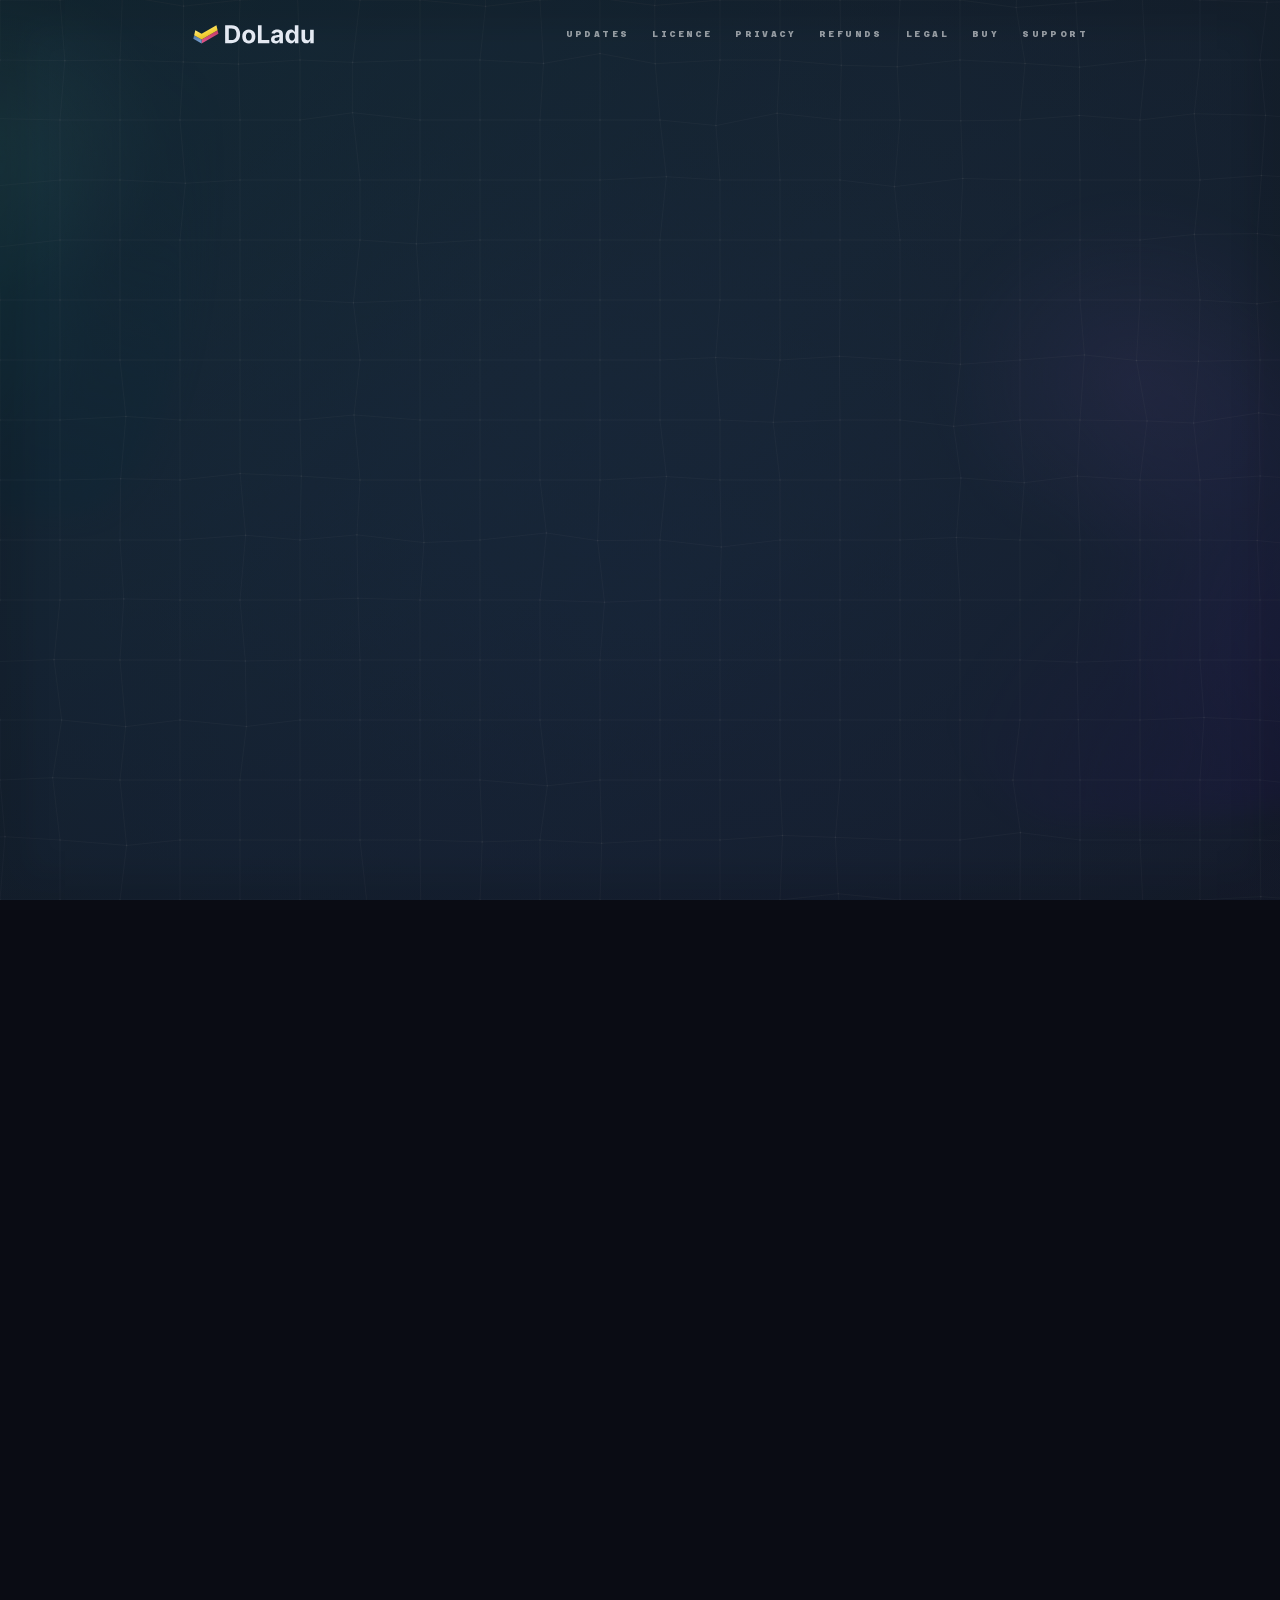
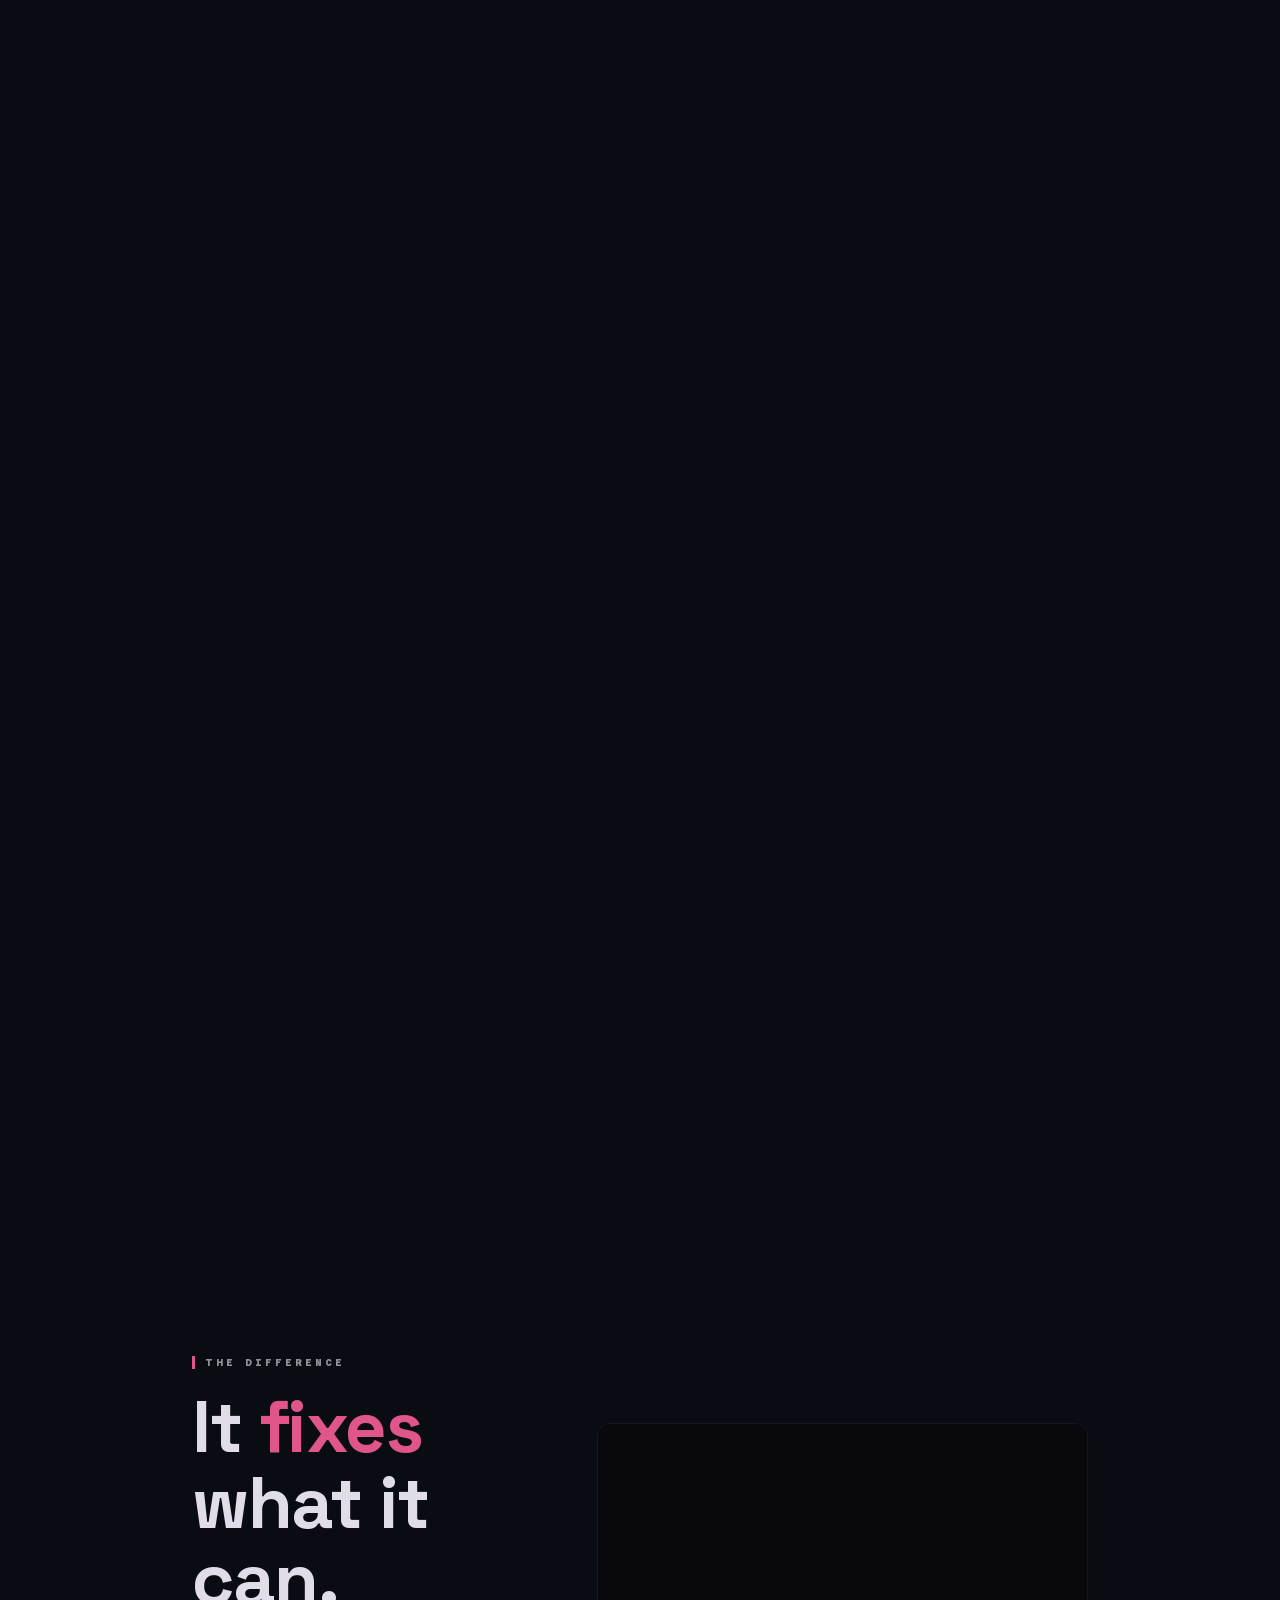
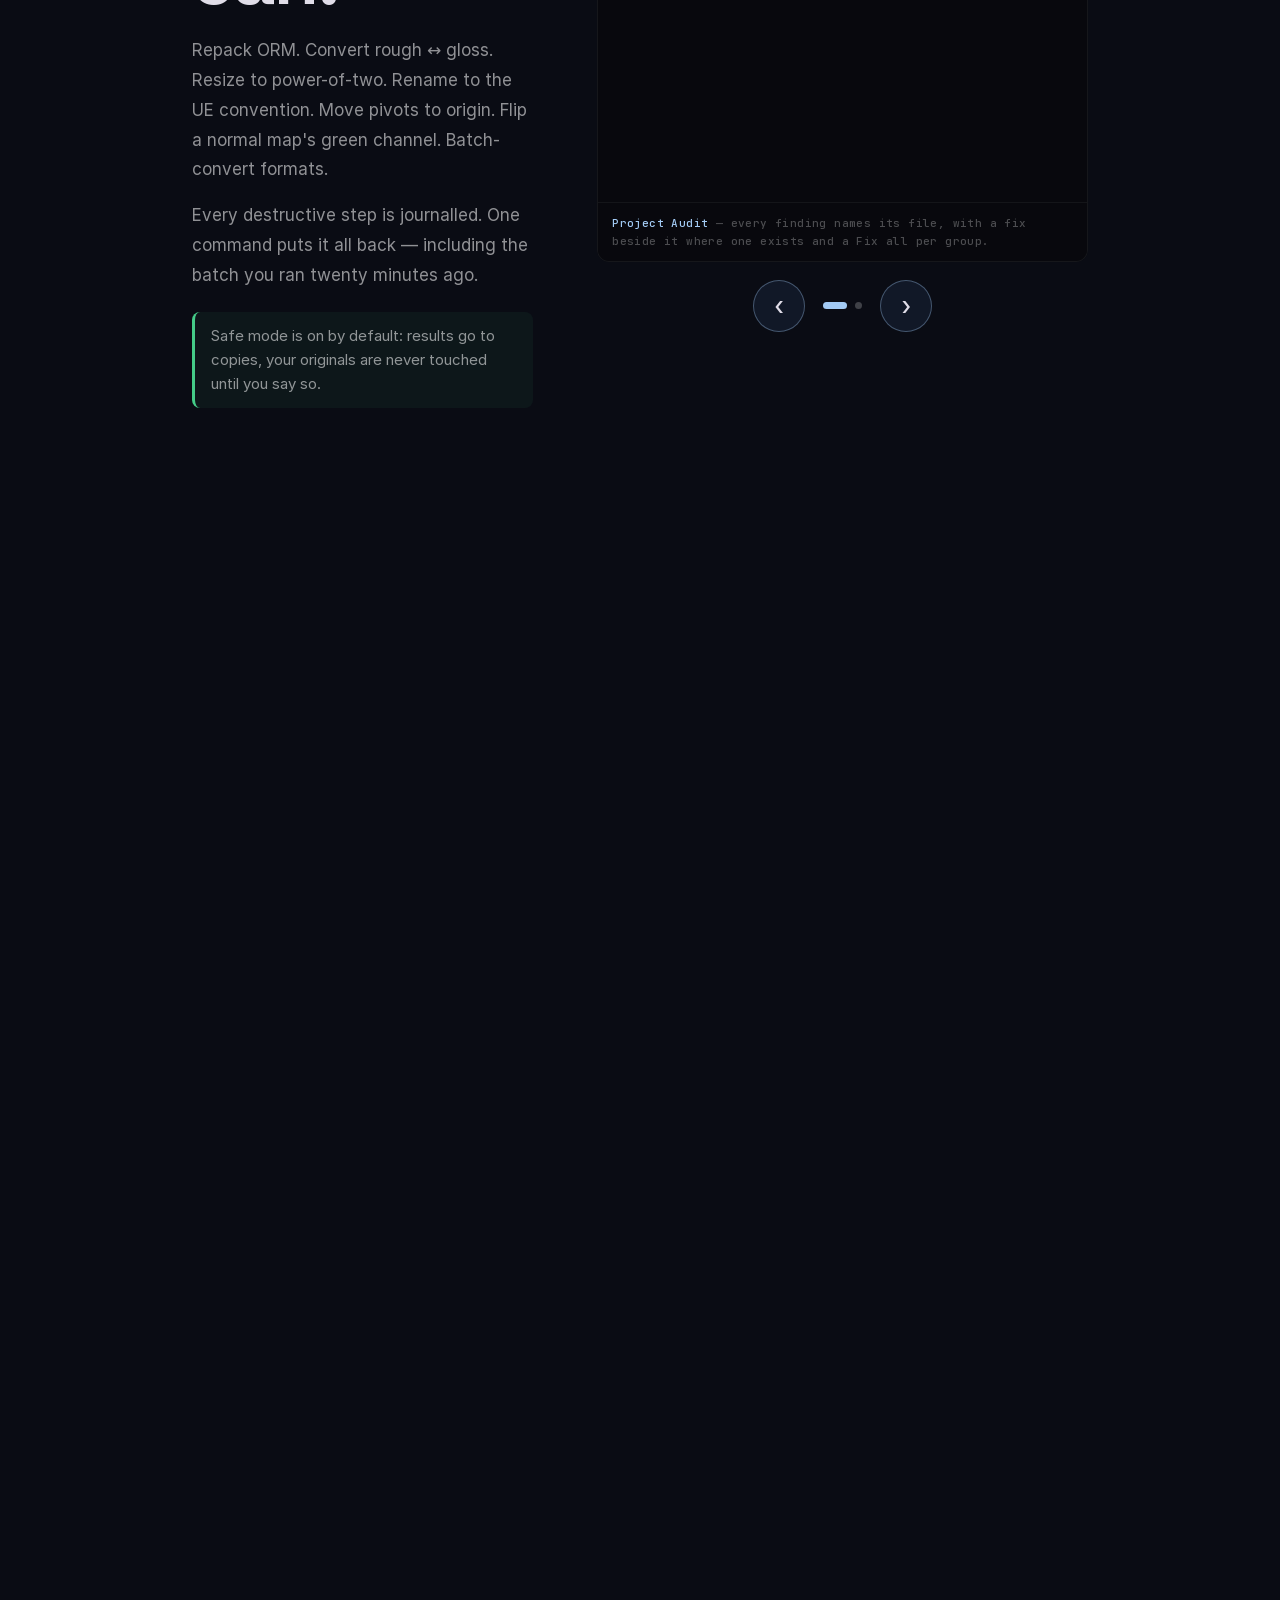
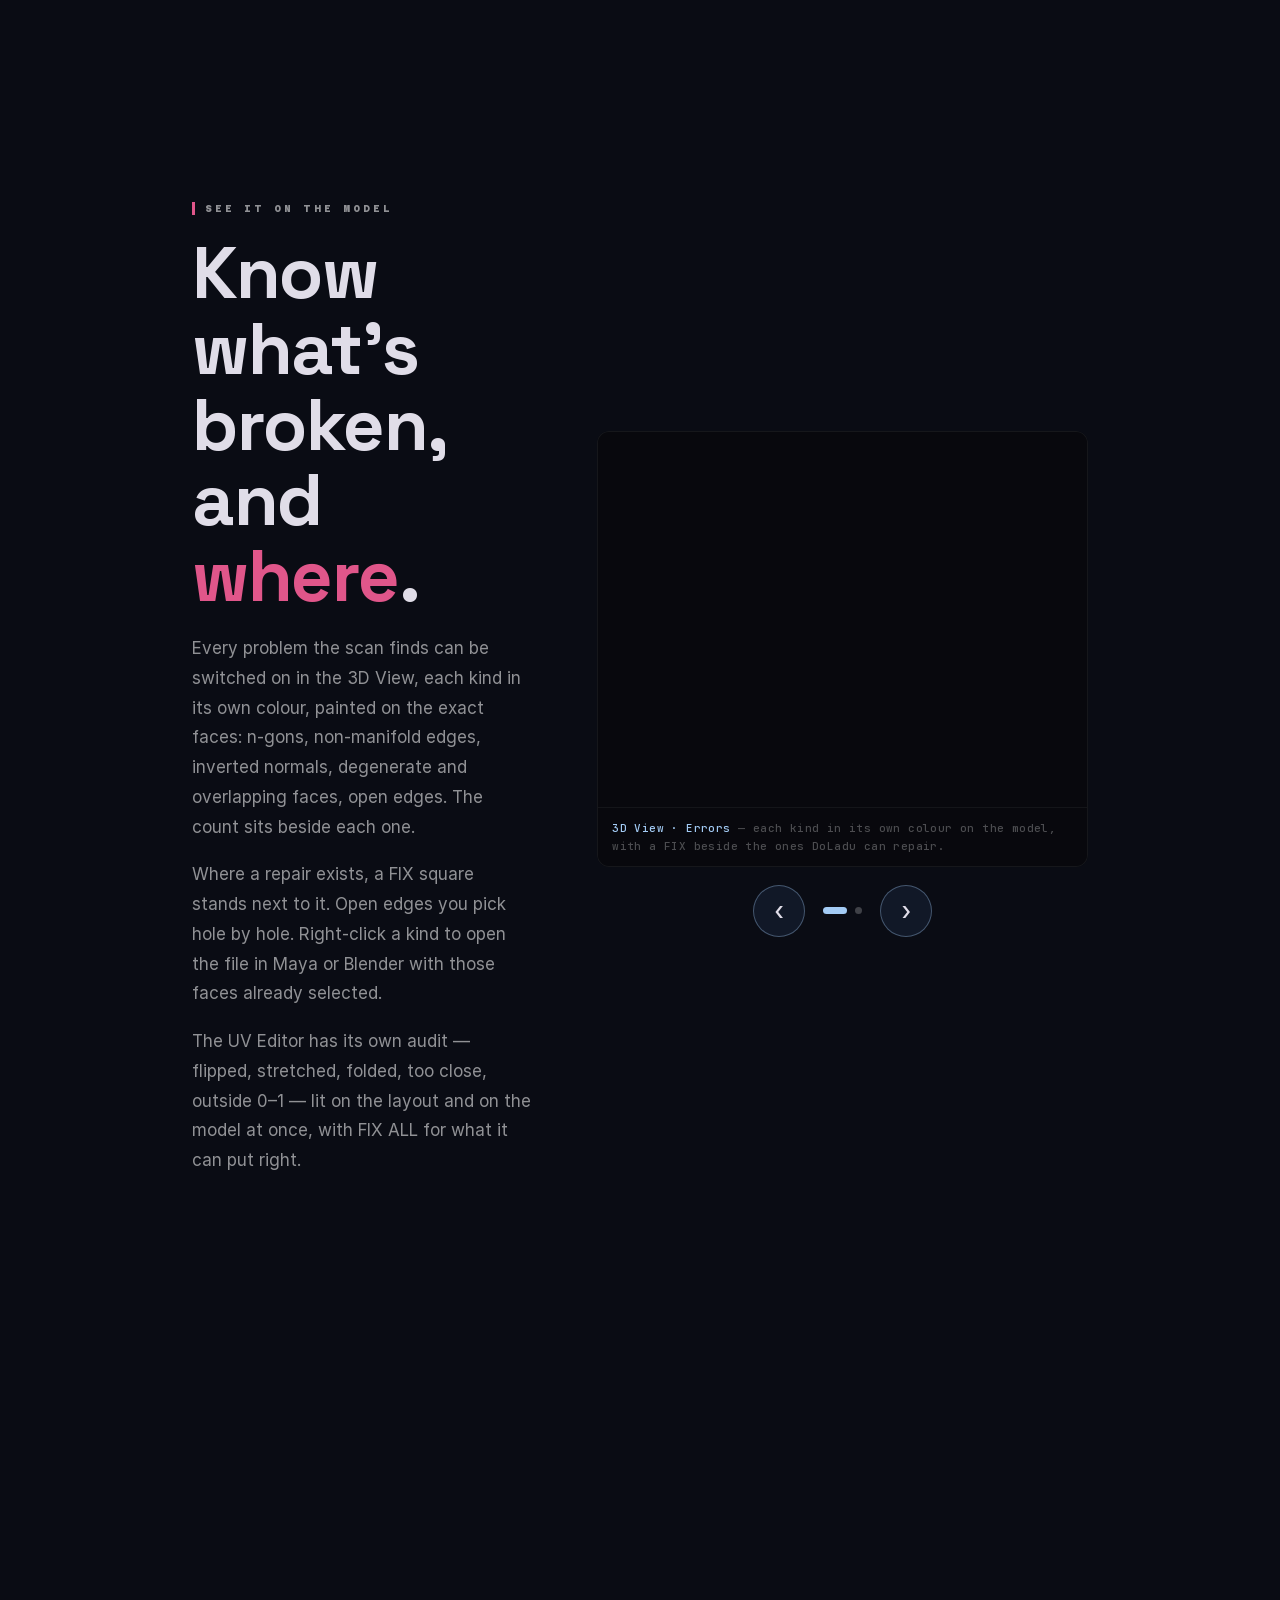
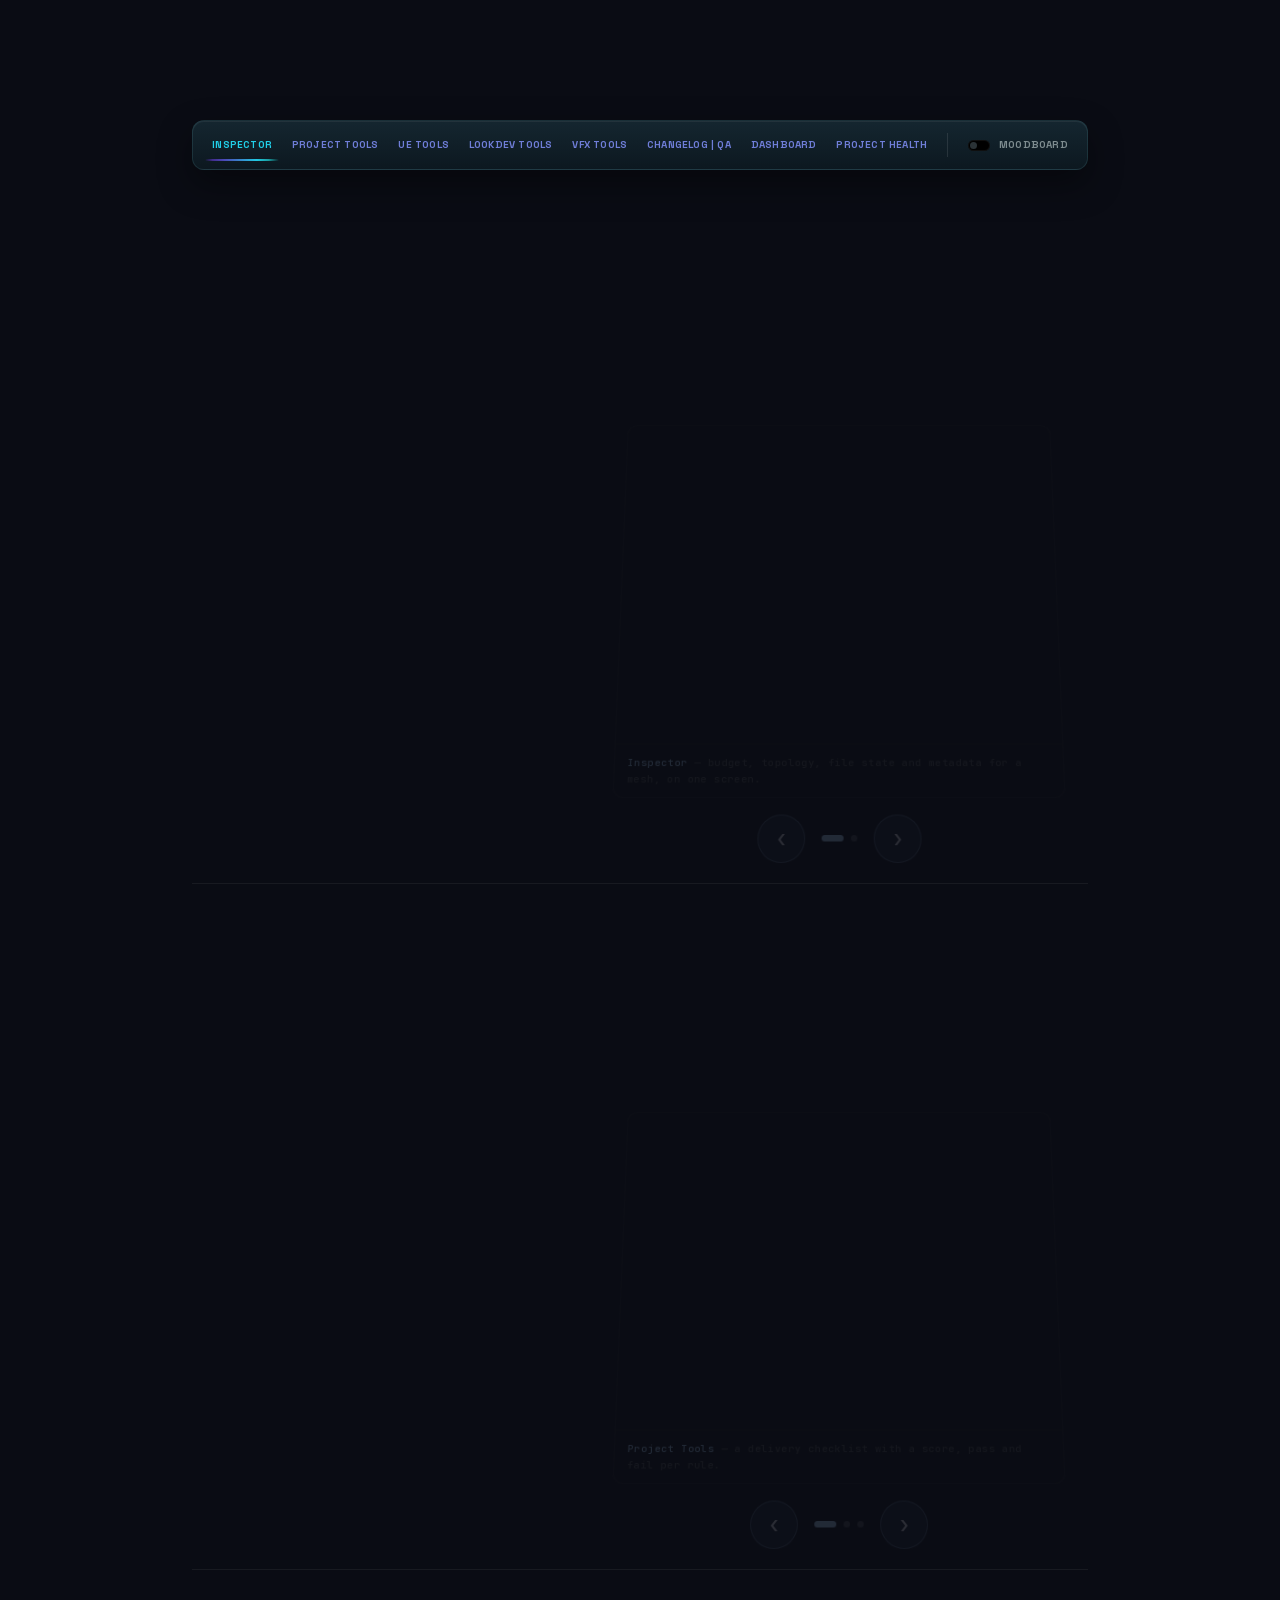
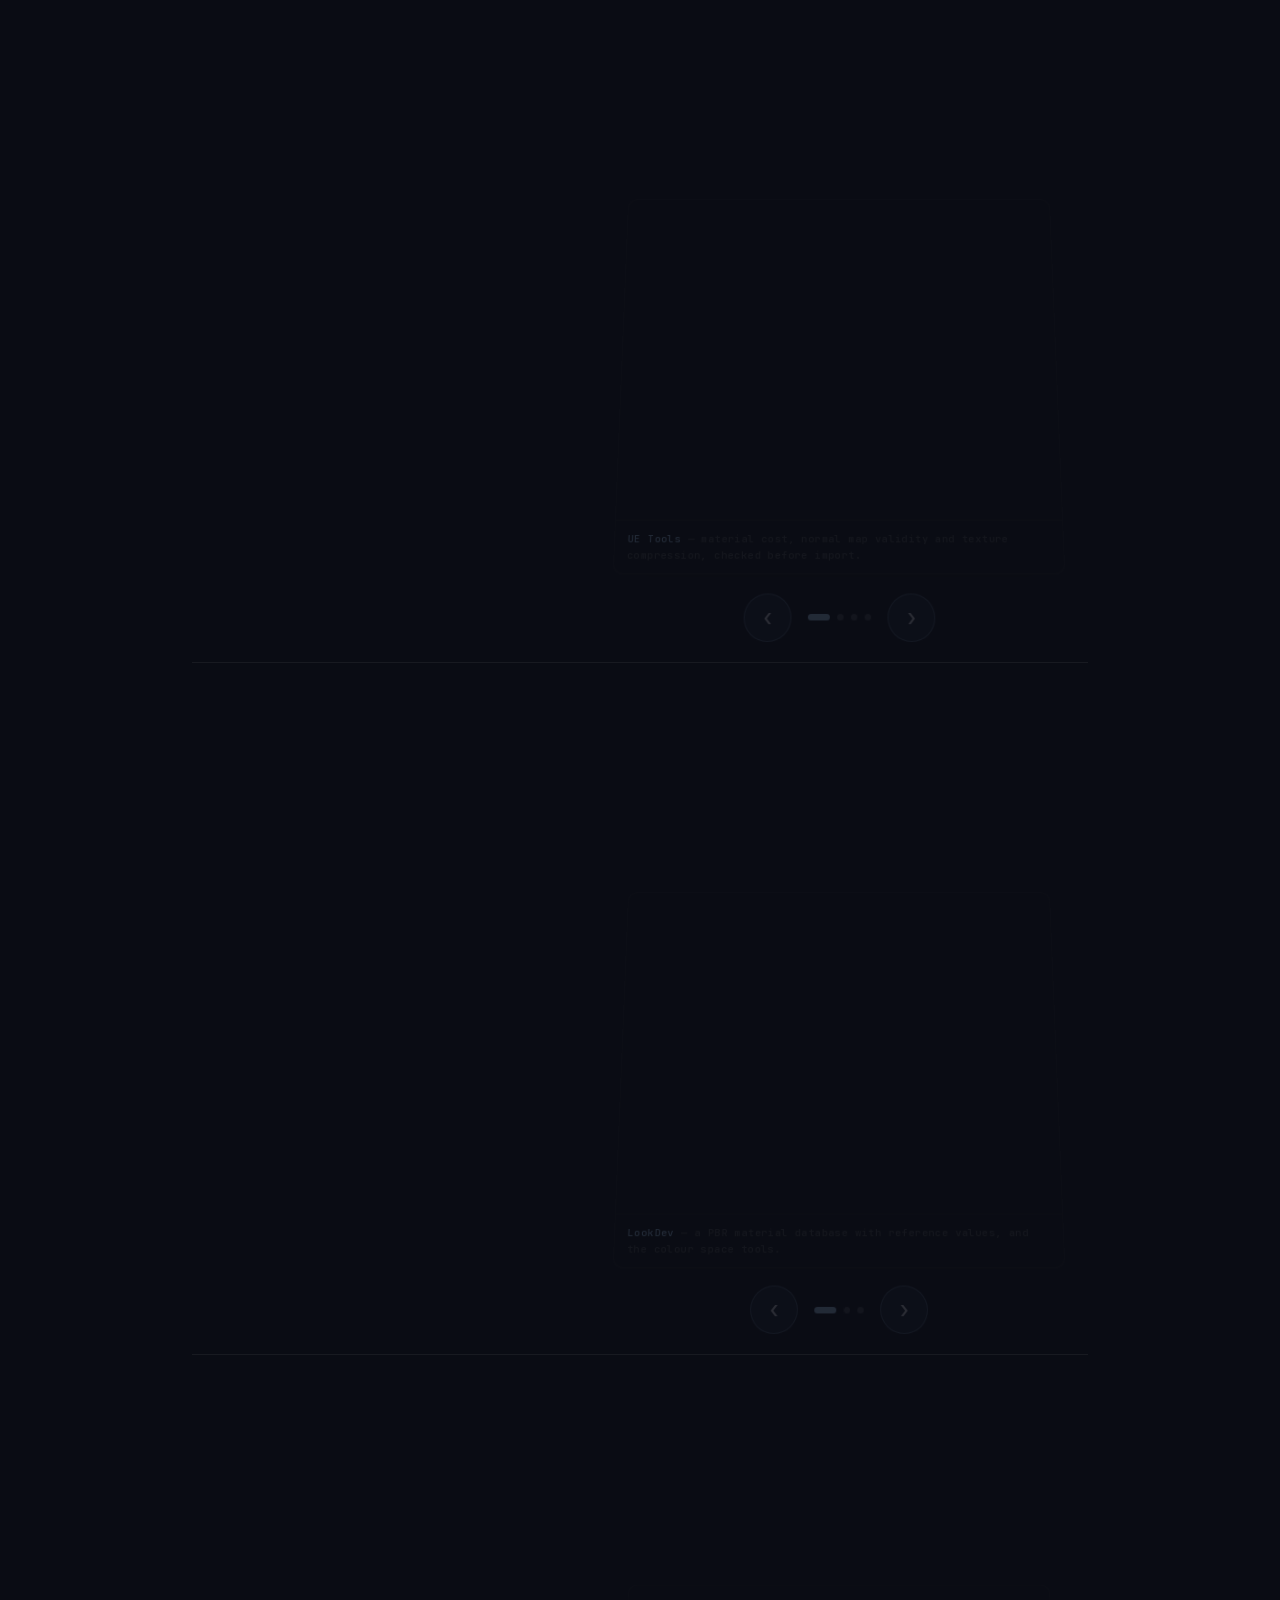
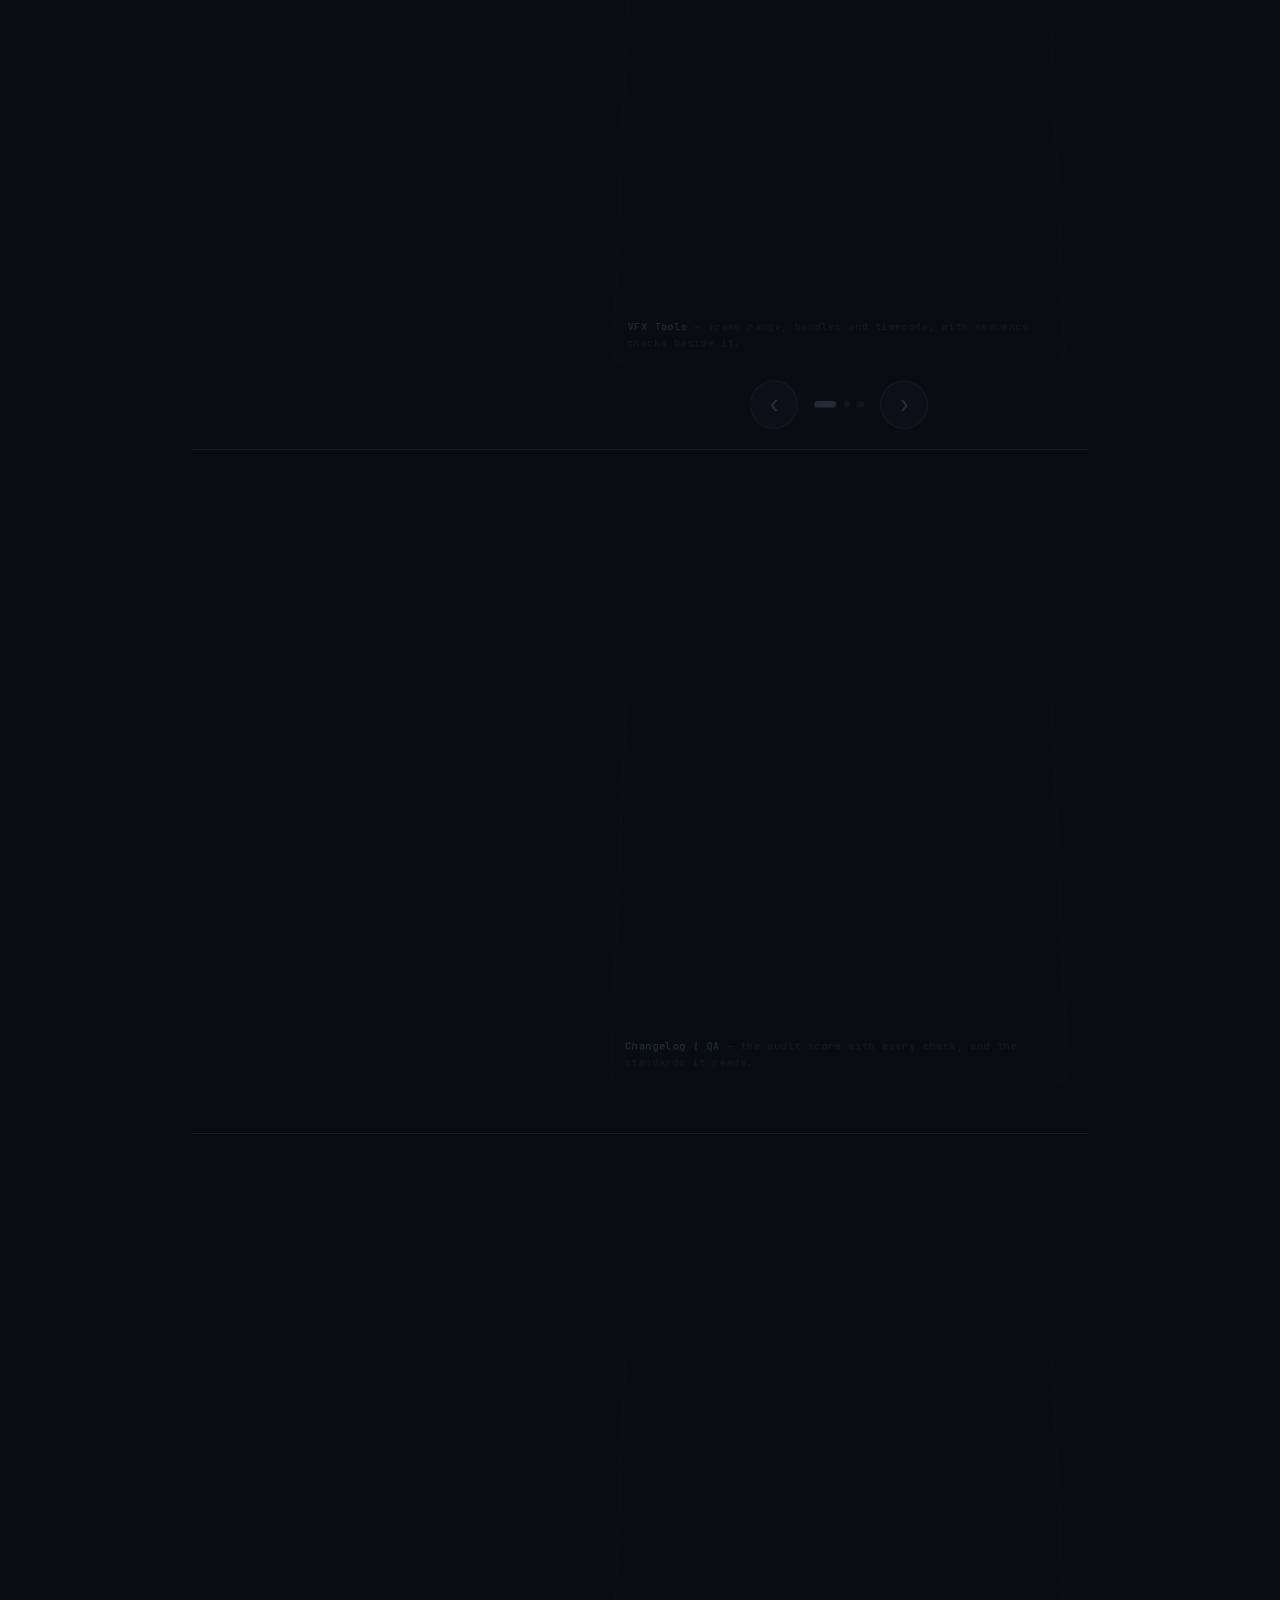
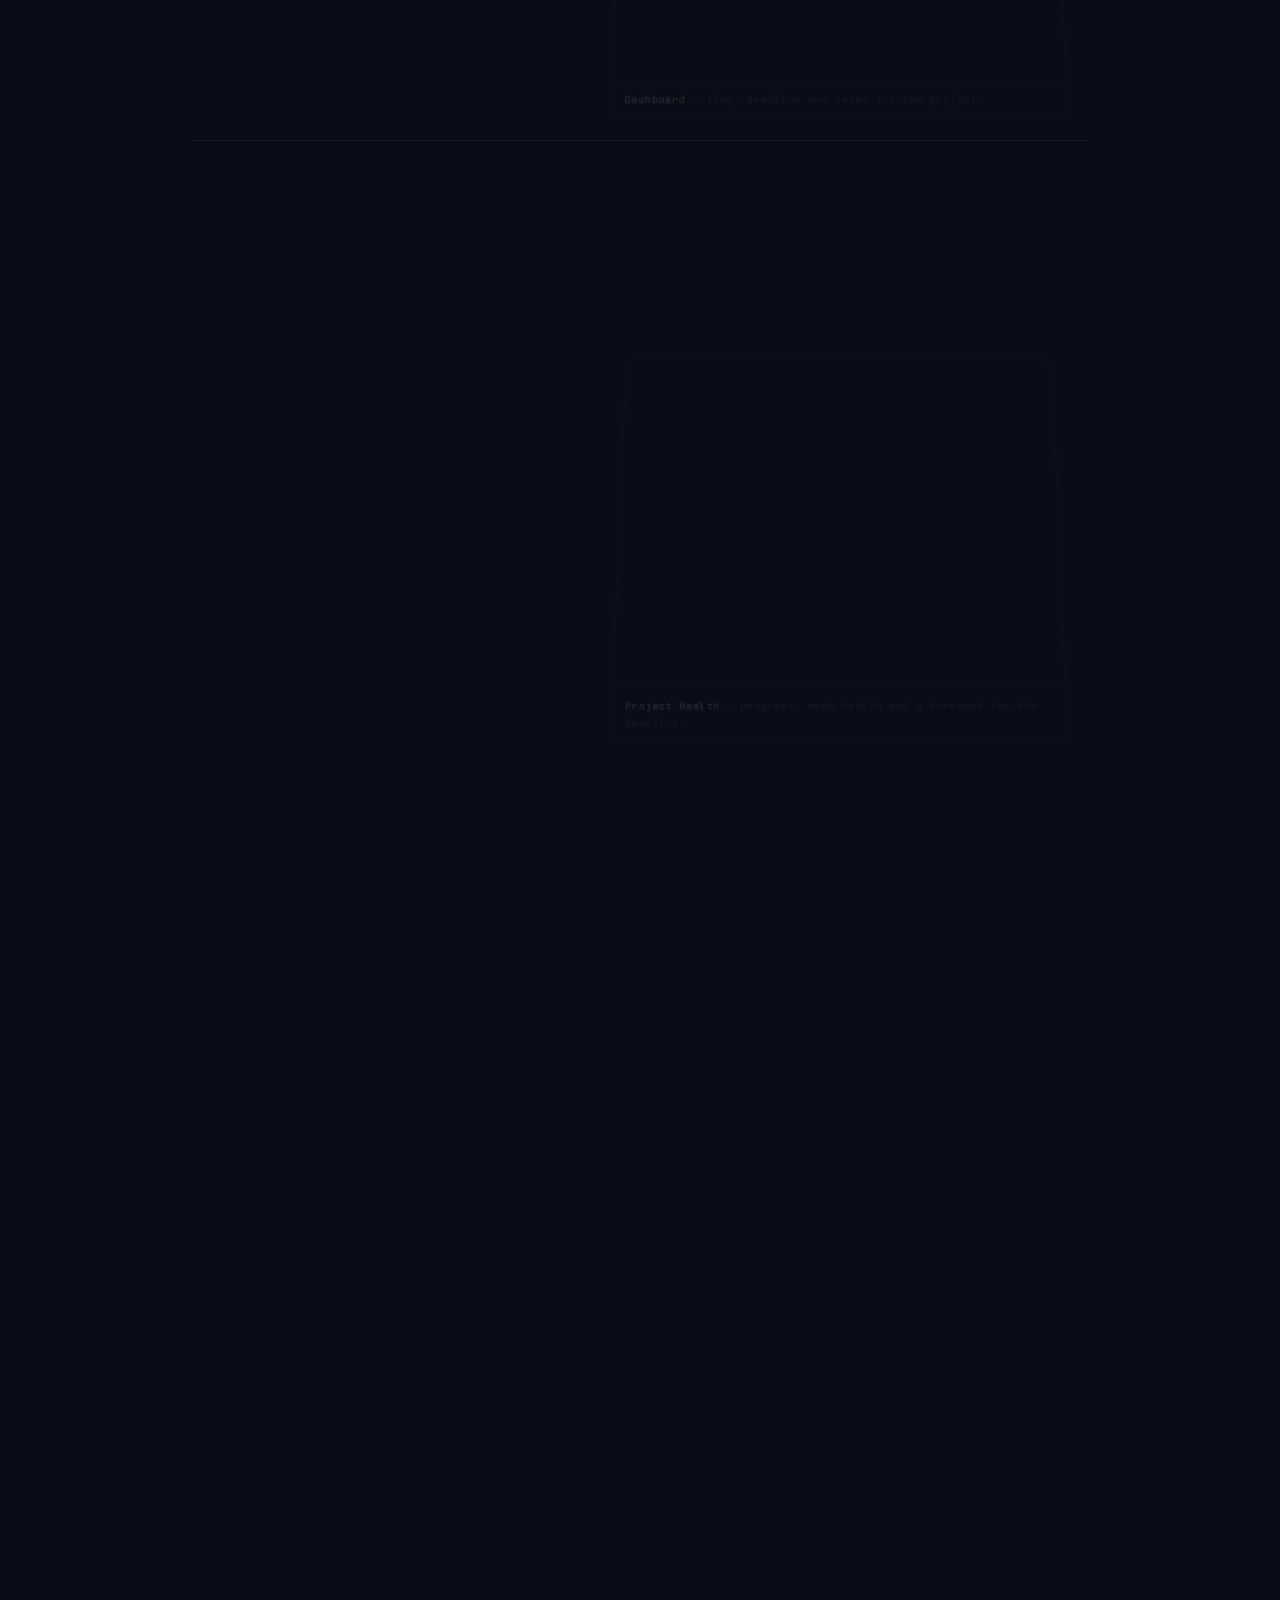
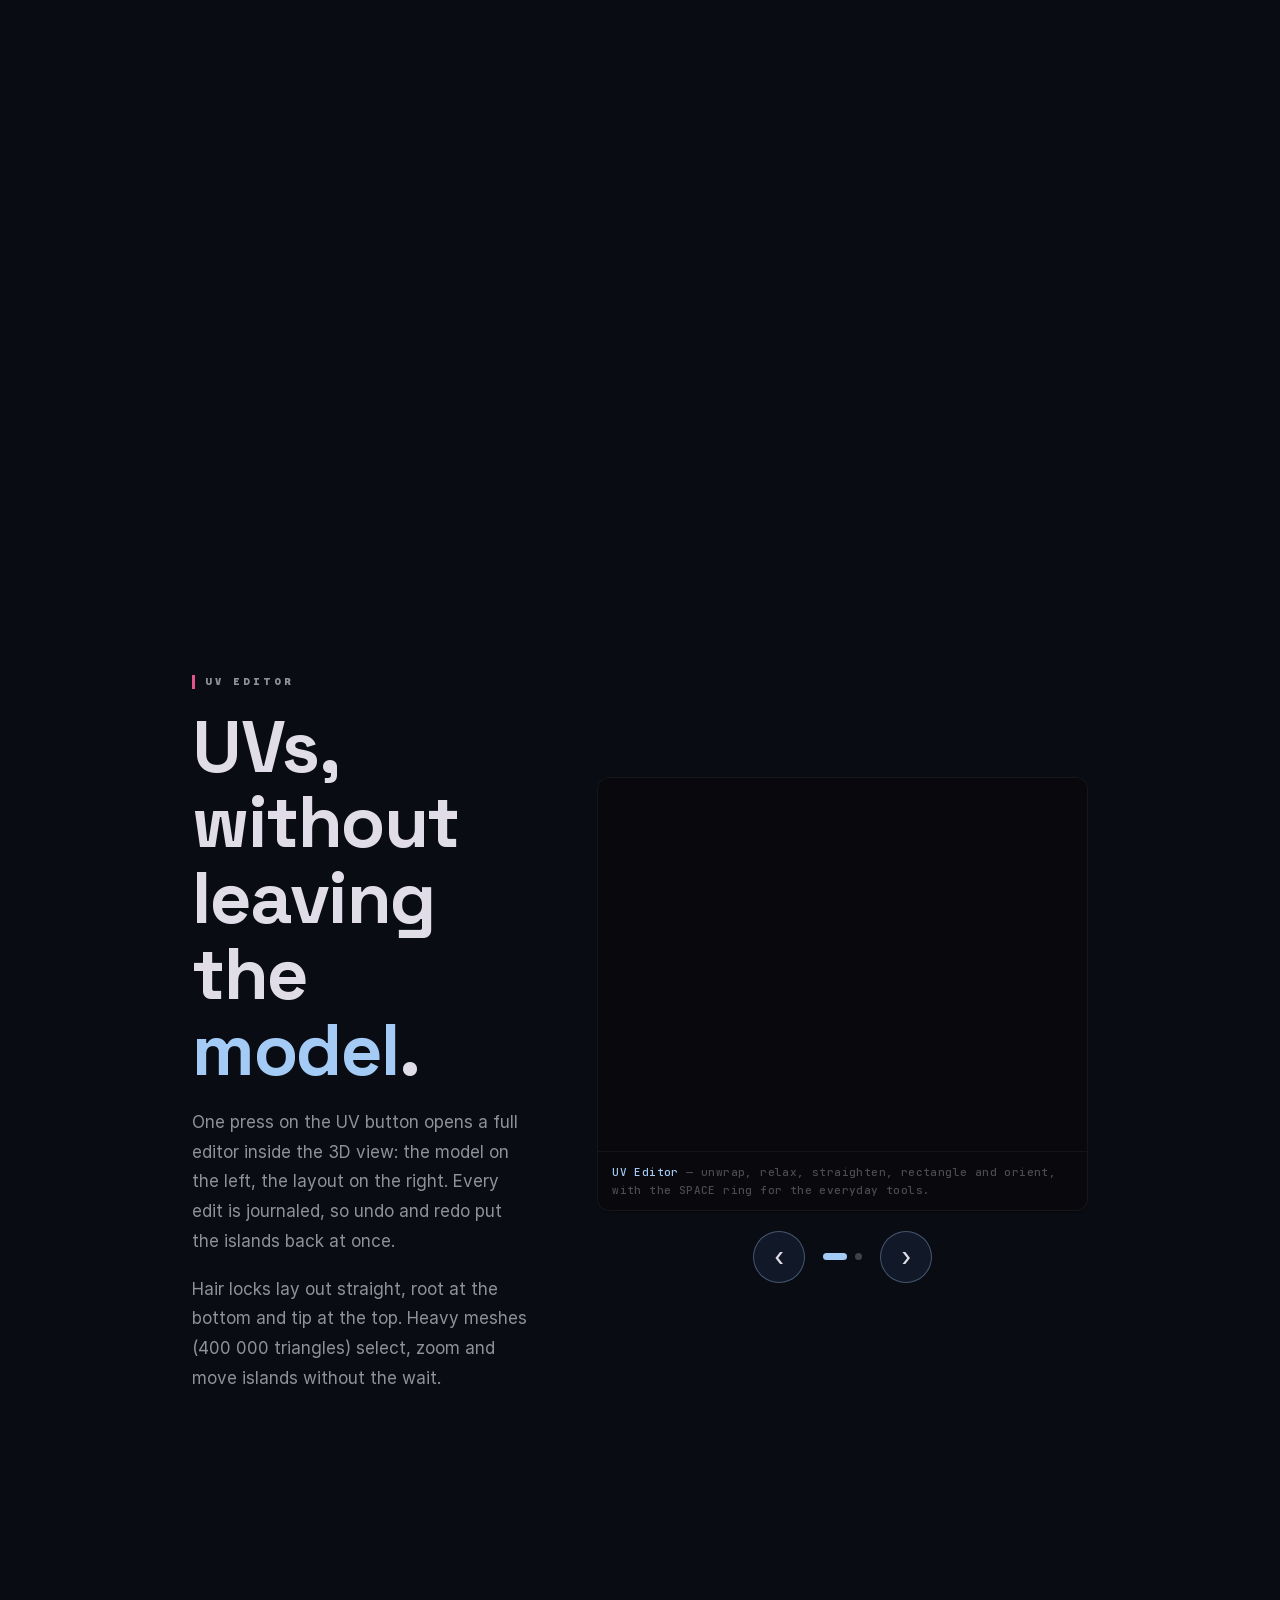
<file: index.html>
<!doctype html>
<html lang="en">
<head>
<meta charset="utf-8">
<meta name="viewport" content="width=device-width, initial-scale=1">
<title>DoLadu — find what breaks the handoff, before the handoff</title>
<meta name="description" content="Offline Windows QA and cleanup for 3D projects. One scan scores naming, normals, UVs, texel density, textures, pivots and scale — fixes what it can, shows you the rest. Nothing leaves your machine.">
<meta name="robots" content="index,follow">
<link rel="canonical" href="https://getdoladu.com/">

<meta property="og:type" content="website">
<meta property="og:url" content="https://getdoladu.com/">
<meta property="og:title" content="DoLadu — find what breaks the handoff, before the handoff">
<meta property="og:description" content="Offline Windows QA and cleanup for 3D projects. One scan, one score, fixes where it can. Nothing leaves your machine.">
<meta property="og:image" content="https://getdoladu.com/assets/og-doladu.jpg">
<meta property="og:image:width" content="1200">
<meta property="og:image:height" content="630">
<meta property="og:image:alt" content="DoLadu — offline QA for 3D projects">
<meta name="twitter:card" content="summary_large_image">
<meta name="twitter:image" content="https://getdoladu.com/assets/og-doladu.jpg">

<link rel="icon" href="favicon.ico" sizes="any">
<link rel="icon" href="assets/doladu_mark.svg" type="image/svg+xml">
<link rel="icon" type="image/png" sizes="192x192" href="assets/doladu_256.png">
<link rel="apple-touch-icon" href="assets/doladu_256.png">

<link rel="stylesheet" href="css/portal.css?v=38">
<script>document.documentElement.className+=" js-reveal";</script>
</head>
<body>

<!-- Фон-сцена застосунку. neuralCanvas — жива сітка з хроматичним зсувом. -->
<div class="scene" aria-hidden="true">
    <div class="scene__base"></div>
    <div class="blob blob--purple"></div>
    <div class="blob blob--cyan"></div>
    <canvas id="neuralCanvas"></canvas>
    <div class="scene__dim"></div>
    <div class="scene__noise"></div>
    <div class="scene__vig"></div>
</div>

<header class="topbar" id="topbar">
    <div class="container topbar__in">
        <a class="brand" href="./" aria-label="DoLadu">
            <img src="assets/doladu_lockup.svg" alt="DoLadu">
        </a>
        <nav class="topnav" aria-label="Site">
            <a href="#whats-new">Updates</a>
            <a href="eula.html">Licence</a>
            <a href="privacy.html">Privacy</a>
            <a href="refunds.html">Refunds</a>
            <a href="legal.html">Legal</a>
            <a href="https://buy.polar.sh/polar_cl_NhGwPVQgYIbxmg7NK5MDjSxFiaqYhhoP7xu322Sx2zt" target="_blank" rel="noopener noreferrer">Buy</a>
            <a href="mailto:supportdoladu@gmail.com">Support</a>
        </nav>
        <div class="topbar__right">
            <a class="btn btn--primary" href="https://buy.polar.sh/polar_cl_NhGwPVQgYIbxmg7NK5MDjSxFiaqYhhoP7xu322Sx2zt" target="_blank" rel="noopener noreferrer">Get DoLadu <span class="btn__arrow" aria-hidden="true">↗</span></a>
        </div>
    </div>
</header>

<div class="wrap">

    <!-- ============ 1 · ГЕРОЙ ============ -->
    <section class="hero" id="top">
        <div class="container">
            <p class="kicker kicker--pink reveal">Offline QA for 3D projects · Windows</p>
            <h1 class="h-display reveal" data-delay="1">
                Your FBX has<br>
                <span class="c-gold">flipped normals.</span><br>
                <span class="thin">Your viewport says it's fine.</span>
            </h1>
            <p class="hero__sub reveal" data-delay="2">
                Unreal disagrees. Usually the night before handoff.
            </p>
            <p class="lead reveal" data-delay="2">
                DoLadu scans the whole project in one pass and scores it out of 100 —
                then fixes what it can in a click and shows you exactly where to look for the rest. It runs on your machine, with the network cable out.
            </p>
            <div class="hero__cta reveal" data-delay="3">
                <a class="btn btn--primary" href="https://buy.polar.sh/polar_cl_NhGwPVQgYIbxmg7NK5MDjSxFiaqYhhoP7xu322Sx2zt" target="_blank" rel="noopener noreferrer">Get DoLadu <span class="btn__arrow" aria-hidden="true">↗</span></a>
                <a class="btn btn--ghost" href="#checks">See what it checks ↓</a>
            </div>
            <div class="hero__meta reveal" data-delay="4">
                <span><i class="dot"></i> No account, no cloud, no telemetry</span>
                <span><i class="dot dot--info"></i> Windows · one file</span>
                <span><i class="dot dot--pink"></i> Runs on your machine, not in a cloud</span>
            </div>
        </div>
        <div class="scroll-hint"><i></i> SCROLL</div>
    </section>


    <!-- ============ 2 · ПРОБЛЕМА (без згадки продукту — свідомо) ============ -->
    <section class="narrow" id="problem">
        <div class="container">
            <p class="kicker reveal">The expensive part</p>
            <h2 class="h-big reveal" data-delay="1" style="margin-bottom:28px">The problem was never<br>the <span class="c-gold">modelling</span>.</h2>
            <p class="body-txt body-txt--wide reveal" data-delay="2">
                It's the fifty small things between “done” and “delivered”. A normal map in the
                wrong colour space. Two textures at 4K that should be 1K. A pivot that isn't at
                the origin. Naming that passes your eye and fails the importer.
            </p>
            <p class="body-txt body-txt--wide reveal" data-delay="2">
                Most of them are quick to fix. All of them are hard to <strong>find</strong> —
                and you find them at the worst possible moment, in someone else's engine,
                with your name on the file.
            </p>
        </div>
    </section>


    <!-- ============ THE THREE BEATS ============ -->
    <section class="beats-wrap">
        <div class="container">
            <div class="beats" data-p data-start="0.96" data-end="0.42">
                <div class="beat"><span class="beat__n">01</span><p class="beat__t">Check before you hand off.</p><p class="beat__s">One scan, one score, every file named.</p></div>
                <div class="beat"><span class="beat__n">02</span><p class="beat__t">Fix it in one click.</p><p class="beat__s">Wherever a safe fix exists. Undo is always there.</p></div>
                <div class="beat"><span class="beat__n">03</span><p class="beat__t">Know what's broken, and where.</p><p class="beat__s">On the model, in the layout, by file.</p></div>
            </div>
        </div>
    </section>


    <!-- ============ 3 · ОДИН ПРОХІД, ОДНА ОЦІНКА ============ -->
    <section>
        <div class="container">
            <div class="split split--reverse">
                <div class="split__media reveal reveal--right">
                    <!-- Відтворений інтерфейс, не скріншот (дизайн-система §6) -->
                    <div class="sec">
                        <div class="sec-title" style="--sec-accent:#6958CC">Project Audit · Hero_Character</div>
                        <div class="score">
                            <span class="score__num" data-count="87">0</span>
                            <span class="score__max">/ 100</span>
                            <span class="score__verdict">Minor issues</span>
                        </div>
                        <div class="bar"><i style="width:87%"></i></div>
                        <div class="sep"></div>
                        <div class="row"><span class="k">Naming convention</span><span class="v ok">Matches UE profile</span></div>
                        <div class="row"><span class="k">Normals</span><span class="v ok">Winding uniform</span></div>
                        <div class="row"><span class="k">UVs · texel density</span><span class="v ok">Within target</span></div>
                        <div class="row"><span class="k">Pivot at origin</span><span class="v warn">Offset 4.2 cm</span></div>
                        <div class="row"><span class="k">Texture sizes</span><span class="v warn">2 at 4K, should be 1K</span></div>
                        <div class="row"><span class="k">Colour space</span><span class="v err">T_Skin_N · sRGB, expected Linear</span></div>
                        <div class="row"><span class="k">Duplicates · scale</span><span class="v info">Clean · centimetres</span></div>
                        <div class="sec__foot">
                            <div class="row" style="padding-left:0;padding-right:0">
                                <span class="k">Every finding names the file</span>
                                <span class="v info">fixable ones get a button</span>
                            </div>
                        </div>
                    </div>
                </div>

                <div class="split__text reveal" data-delay="1">
                    <p class="kicker kicker--ok">One pass</p>
                    <h2 class="h-big">One scan.<br>One number.<br>Then the <span class="c-blue">list</span>.</h2>
                    <p class="body-txt">
                        Point it at a project folder. It reads every mesh and every texture once,
                        then scores the project out of 100 across naming, normals, UVs, texel density,
                        texture sizes and colour space, duplicates, pivots, scale, collision meshes
                        and lightmap UVs.
                    </p>
                    <p class="body-txt">
                        The score is the headline. The list under it is the work — every finding
                        names the file, says what's wrong, and where DoLadu can make the fix, offers it as a button.
                    </p>
                </div>
            </div>
        </div>
    </section>


    <!-- ============ 4 · ВИПРАВЛЯЄ, А НЕ ЛИШЕ СКАРЖИТЬСЯ ============ -->
    <section>
        <div class="container">
            <div class="split split--gallery">
                    <div class="split__media"><div class="gallery">
                        <figure class="shot">
                            <img src="assets/shots/changelog-audit-02.jpg" srcset="assets/shots/changelog-audit-02-1100.webp 1100w, assets/shots/changelog-audit-02-1700.webp 1700w, assets/shots/changelog-audit-02.jpg 2694w" sizes="(max-width: 1000px) 92vw, 42vw" width="2694" height="2079" loading="lazy" decoding="async" alt="DoLadu Project Audit: files with no naming prefix and pivots off the base, each with SHOW, FIX and IGNORE buttons and a FIX ALL per group">
                            <figcaption><b>Project Audit</b> — every finding names its file, with a fix beside it where one exists and a Fix all per group.</figcaption>
                        </figure>
                        <figure class="shot">
                            <img src="assets/shots/changelog-audit-03.jpg" srcset="assets/shots/changelog-audit-03-1100.webp 1100w, assets/shots/changelog-audit-03-1700.webp 1700w, assets/shots/changelog-audit-03.jpg 2698w" sizes="(max-width: 1000px) 92vw, 42vw" width="2698" height="2073" loading="lazy" decoding="async" alt="DoLadu Project Audit: vertex normals and mesh errors per file, with FIX NORMALS, FIX INVERTED and a FIX ALL DETECTED ISSUES button">
                            <figcaption><b>Project Audit</b> — vertex normals and mesh errors per file, and one button for every fix the audit found.</figcaption>
                        </figure>
                    </div></div>

                    <div class="split__text">
                        <p class="kicker kicker--pink">The difference</p>
                        <h2 class="h-big">It <span class="c-pink">fixes</span> what it can.</h2>
                        <p class="body-txt">
                            Repack ORM. Convert rough ↔ gloss. Resize to power-of-two. Rename to the
                            UE convention. Move pivots to origin. Flip a normal map's green channel.
                            Batch-convert formats.
                        </p>
                        <p class="body-txt">
                            Every destructive step is journalled. One command puts it all back —
                            including the batch you ran twenty minutes ago.
                        </p>
                        <p class="note note--ok">
                            Safe mode is on by default: results go to copies, your originals are never
                            touched until you say so.
                        </p>
                    </div>
                </div>
        </div>
    </section>


    <!-- ============ FIXED OR FLAGGED ============ -->
    <section class="narrow" id="fixed-or-flagged">
        <div class="container">
            <p class="kicker kicker--ok reveal">What it does about it</p>
            <h2 class="h-big reveal" data-delay="1" style="margin-bottom:28px">Fixed, or<br>shown <span class="c-blue">exactly where</span>.</h2>
            <p class="body-txt body-txt--wide reveal" data-delay="2">
                Some problems have one right answer, and DoLadu makes the change for you. Others
                need a modeller's judgement, so it doesn't pretend: it names the file and marks the
                spot, and you fix it in Maya or Blender in a minute instead of hunting for an hour.
            </p>
            <div class="fmt fmt--wide reveal" data-delay="2" style="margin-top:30px">
                <div class="fmt__row"><span class="fmt__k">Fixed with a button</span><span class="fmt__v">Names and texture suffixes against your profile or the UE one · textures that are not power-of-two · pivots off the origin and the wrong up axis · missing required folders · open edges and overlapping faces, hole by hole · degenerate faces · inverted normals and normals pointing away from their face on OBJ and binary FBX · n-gons on OBJ. FIX ALL VISIBLE runs every fix the errors panel shows in one go · a normal map's green channel, DirectX to OpenGL and back.</span></div>
                <div class="fmt__row"><span class="fmt__k">Shown, you fix it</span><span class="fmt__v">Polycount over budget · non-manifold edges · non-planar faces · missing frames in a sequence · n-gons inside an FBX. The 3D View lights each one on the model in its own colour, and the audit names the file.</span></div>
                <div class="fmt__row"><span class="fmt__k">Always safe</span><span class="fmt__v">Safe mode writes a copy and leaves your original alone. Anything changed in place is journaled, and Undo puts it back — the last twelve batches, including renames. A read-only file is refused, not overwritten.</span></div>
            </div>
            <p class="body-txt reveal" data-delay="3" style="margin-top:26px">
                Pivot and axis fixes write OBJ, GLB / glTF, STL and PLY. FBX is read and checked,
                and DoLadu says so before it asks, rather than writing a file it can't write whole.
            </p>
        </div>
    </section>


    <!-- ============ SEE IT ON THE MODEL ============ -->
    <section class="narrow" id="errors">
        <div class="container">
            <div class="split split--gallery">
                    <div class="split__text">
                        <p class="kicker kicker--pink">See it on the model</p>
                        <h2 class="h-big">Know what's broken,<br>and <span class="c-pink">where</span>.</h2>
                        <p class="body-txt">
                            Every problem the scan finds can be switched on in the 3D View, each kind
                            in its own colour, painted on the exact faces: n-gons, non-manifold edges,
                            inverted normals, degenerate and overlapping faces, open edges. The count
                            sits beside each one.
                        </p>
                        <p class="body-txt">
                            Where a repair exists, a FIX square stands next to it. Open edges you pick
                            hole by hole. Right-click a kind to open the file in Maya or Blender with
                            those faces already selected.
                        </p>
                        <p class="body-txt">
                            The UV Editor has its own audit — flipped, stretched, folded, too close,
                            outside 0–1 — lit on the layout and on the model at once, with FIX ALL for
                            what it can put right.
                        </p>
                    </div>
                    <div class="split__media"><div class="gallery">
                        <figure class="shot">
                            <img src="assets/shots/3d-view-errors-01.jpg" srcset="assets/shots/3d-view-errors-01-1100.webp 1100w, assets/shots/3d-view-errors-01-1700.webp 1700w, assets/shots/3d-view-errors-01.jpg 2709w" sizes="(max-width: 1000px) 92vw, 42vw" width="2709" height="2073" loading="lazy" decoding="async" alt="DoLadu 3D View with the ERRORS panel open: n-gons, non-manifold edges, inverted normals, open edges and overlapping faces each with a count and a colour on the model, and FIX buttons beside the ones that can be repaired">
                            <figcaption><b>3D View · Errors</b> — each kind in its own colour on the model, with a FIX beside the ones DoLadu can repair.</figcaption>
                        </figure>
                        <figure class="shot">
                            <img src="assets/shots/3d-view-uv-01.jpg" srcset="assets/shots/3d-view-uv-01-1100.webp 1100w, assets/shots/3d-view-uv-01-1700.webp 1700w, assets/shots/3d-view-uv-01.jpg 2712w" sizes="(max-width: 1000px) 92vw, 42vw" width="2712" height="2073" loading="lazy" decoding="async" alt="DoLadu UV Editor audit: problem faces counted by kind, with FIX ALL, distortion heat and shell borders, lit on the layout and the model">
                            <figcaption><b>UV Editor · Audit</b> — problem faces counted by kind, lit on the layout and the model, with FIX ALL.</figcaption>
                        </figure>
                    </div></div>
                </div>
        </div>
    </section>


    <!-- ============ 5 · ШВИДКІСТЬ ============ -->
    <section>
        <div class="container">
            <div class="split split--reverse">
                <div class="split__media reveal reveal--left">
                    <div class="sec">
                        <div class="sec-title" style="--sec-accent:#40DED3">Measured · 2 meshes / 19 textures</div>
                        <div class="perf">
                            <div class="perf__row">
                                <span class="perf__label">First scan</span>
                                <span class="perf__track"><i class="perf__fill perf__fill--slow" data-w="100"></i></span>
                                <span class="perf__val">2.86 s</span>
                            </div>
                            <div class="perf__row">
                                <span class="perf__label">Every tool after</span>
                                <span class="perf__track"><i class="perf__fill perf__fill--fast" data-w="4"></i></span>
                                <span class="perf__val">0.06 s</span>
                            </div>
                            <div class="perf__row">
                                <span class="perf__label">Re-read</span>
                                <span class="perf__track"><i class="perf__fill perf__fill--fast" data-w="1"></i></span>
                                <span class="perf__val">0.001 s</span>
                            </div>
                        </div>
                        <p class="perf__note">
                            Measured on a real character, not estimated.
                        </p>
                    </div>
                </div>

                <div class="split__text reveal" data-delay="1">
                    <p class="kicker kicker--ue5">Speed</p>
                    <h2 class="h-big">Fast because<br>it reads once.</h2>
                    <p class="body-txt">
                        The first scan is cached. Every other tool reads from that cache instead of
                        touching the disk again.
                    </p>
                    <p class="body-txt">
                        That's the difference between a tool that stalls the app every time you click
                        something, and one that answers instantly.
                    </p>
                </div>
            </div>
        </div>
    </section>


    <!-- ============ ВЛАСНИЙ РУШІЙ ============ -->
    <section id="engine">
        <div class="container">
            <div class="split">
                <div class="split__text reveal">
                    <p class="kicker kicker--info">Our own geometry engine</p>
                    <h2 class="h-big">Meet <span class="c-blue">Doladu3dr</span>.</h2>
                    <p class="body-txt">
                        DoLadu reads, checks and rewrites meshes with an engine written for it: Python
                        with a C core, compiled into the app. It is built for one job — finding what is
                        wrong with a mesh quickly and exactly, so you wait less and trust the number.
                    </p>
                    <p class="body-txt">
                        On 767 real OBJ files it returned the same vertices, faces, UVs, normals and
                        parts as trimesh, a widely used open-source library, bit for bit, in one seventh
                        of the time. Every check runs on one shared weld, so the 3D View, the Inspector
                        and the audit agree with each other.
                    </p>
                </div>
                <div class="split__media reveal reveal--right">
                    <div class="sec">
                        <div class="sec-title" style="--sec-accent:#A3CBF5">Reading an OBJ · 1 million quads</div>
                        <div class="perf">
                            <div class="perf__row">
                                <span class="perf__label">trimesh</span>
                                <span class="perf__track"><i class="perf__fill perf__fill--slow" data-w="100"></i></span>
                                <span class="perf__val">4.9 s</span>
                            </div>
                            <div class="perf__row">
                                <span class="perf__label">Doladu3dr</span>
                                <span class="perf__track"><i class="perf__fill perf__fill--fast" data-w="3"></i></span>
                                <span class="perf__val">0.12 s</span>
                            </div>
                        </div>
                        <div class="sep"></div>
                        <div class="row"><span class="k">430,000 quads</span><span class="v info">2.0 s → 0.08 s</span></div>
                        <div class="row"><span class="k">10 million quads, read</span><span class="v info">1.4 s</span></div>
                        <p class="perf__note">
                            Engine benchmark, file parsing only, 4-core Linux virtual machine, trimesh 5.1.
                            Your machine and your files will differ.
                        </p>
                    </div>
                </div>
            </div>
        </div>
    </section>


    <!-- ============ 6 · ВКЛАДКИ — ЗОБРАЖЕННЯ ПО ОДНОМУ ============
         Текст прокручується, картинка стоїть на місці й змінюється:
         попередня гасне, наступна напливає. Над усім — смуга вкладок
         із самого застосунку: вона пришпилена, поки йде секція, і
         підсвічує вкладку, про яку зараз текст. Якщо в кроку кілька
         знімків, вони міняються всередині кроку (data-sub 0, 1, 2…),
         а висота кроку росте з їх кількістю (--n). -->
    <section class="ws" id="workspaces">
        <div class="container">
            <p class="kicker reveal">The workspace</p>
            <h2 class="h-big reveal" data-delay="1" style="margin-bottom:18px">Built like a workspace,<br>not a wizard.</h2>
            <p class="lead reveal" data-delay="2" style="margin-bottom:10px">
                Nine workspaces, one project. Each one opens on what it's for and remembers
                where you left it.
            </p>

            <!-- Смуга вкладок — як у застосунку: вісім вкладок і перемикач
                 Moodboard. Посилання ведуть до свого кроку нижче. -->
            <nav class="ws-tabs" aria-label="DoLadu workspaces">
                <div class="ws-tabs__bar">
                    <a class="ws-tabs__tab is-active" href="#ws-inspector" data-i="0">Inspector</a>
                    <a class="ws-tabs__tab" href="#ws-project-tools" data-i="1">Project Tools</a>
                    <a class="ws-tabs__tab" href="#ws-ue-tools" data-i="2">UE Tools</a>
                    <a class="ws-tabs__tab" href="#ws-lookdev" data-i="3">LookDev Tools</a>
                    <a class="ws-tabs__tab" href="#ws-vfx" data-i="4">VFX Tools</a>
                    <a class="ws-tabs__tab" href="#ws-changelog-qa" data-i="5">Changelog | QA</a>
                    <a class="ws-tabs__tab" href="#ws-dashboard" data-i="6">Dashboard</a>
                    <a class="ws-tabs__tab" href="#ws-project-health" data-i="7">Project Health</a>
                    <span class="ws-tabs__sep" aria-hidden="true"></span>
                    <a class="ws-tabs__mood" href="#moodboard"><i aria-hidden="true"></i>Moodboard</a>
                </div>
            </nav>

            <div class="ws__list">
                <div class="ws__steps">
                    <article class="ws__step" id="ws-inspector" data-i="0">
                        <div class="ws__text reveal">
                            <p class="ws__tab" style="--tab:#A3CBF5">Inspector</p>
                            <h3 class="h-mid">The things a viewport<br>won't show you.</h3>
                            <p class="body-txt">
                                Load a mesh and get wireframe, UV and normal overlays, hard edges and open
                                shells — next to the numbers that decide whether it ships: poly count against
                                your budget, pivot at origin, winding consistency, units and bounds. Textures
                                get the same treatment: size, power-of-two, colour statistics and colour space.
                            </p>
                            <p class="ws__solves"><span>Solves</span> “it looked fine in Maya”.</p>
                        </div>
                        <div class="ws__gallery" data-p data-start="1" data-end="0.55"><div class="gallery">
                            <figure class="shot">
                            <img src="assets/shots/inspector-01.jpg" srcset="assets/shots/inspector-01-1100.webp 1100w, assets/shots/inspector-01-1700.webp 1700w, assets/shots/inspector-01.jpg 2685w" sizes="(max-width: 1000px) 92vw, 42vw" width="2685" height="2025" loading="lazy" decoding="async" alt="DoLadu Inspector on a mesh: polycount against budget, LOD analysis, pivot, winding, dimensions, a file state chart and the 3D View errors">
                            <figcaption><b>Inspector</b> — budget, topology, file state and metadata for a mesh, on one screen.</figcaption>
                        </figure>
                            <figure class="shot">
                            <img src="assets/shots/inspector-02.jpg" srcset="assets/shots/inspector-02-1100.webp 1100w, assets/shots/inspector-02-1700.webp 1700w, assets/shots/inspector-02.jpg 2682w" sizes="(max-width: 1000px) 92vw, 42vw" width="2682" height="2011" loading="lazy" decoding="async" alt="DoLadu Inspector on a texture: resolution, power-of-two check, texture health, colour statistics and colour space, with a preview">
                            <figcaption><b>Inspector</b> — textures get the same check: size, power-of-two, colour and colour space.</figcaption>
                        </figure>
                        </div></div>
                    </article>

                    <article class="ws__step" id="ws-project-tools" data-i="1">
                        <div class="ws__text reveal">
                            <p class="ws__tab" style="--tab:#6958CC">Project Tools</p>
                            <h3 class="h-mid">The batch floor.</h3>
                            <p class="body-txt">
                                Duplicates, texture sets, renaming, resizing, format conversion, snapshots —
                                run across the whole project at once, with a polycount budget check that
                                shows you every mesh against the limit in one list, and a heatmap of where
                                the budget actually goes.
                            </p>
                            <p class="ws__solves"><span>Solves</span> the hour you spend renaming files by hand.</p>
                        </div>
                        <div class="ws__gallery" data-p data-start="1" data-end="0.55"><div class="gallery">
                            <figure class="shot">
                            <img src="assets/shots/project-tools-01.jpg" srcset="assets/shots/project-tools-01-1100.webp 1100w, assets/shots/project-tools-01-1700.webp 1700w, assets/shots/project-tools-01.jpg 2688w" sizes="(max-width: 1000px) 92vw, 42vw" width="2688" height="2023" loading="lazy" decoding="async" alt="DoLadu Project Tools: the export checklist scoring a delivery, with the folder structure validator and the naming preset generator">
                            <figcaption><b>Project Tools</b> — a delivery checklist with a score, pass and fail per rule.</figcaption>
                        </figure>
                            <figure class="shot">
                            <img src="assets/shots/project-tools-02.jpg" srcset="assets/shots/project-tools-02-1100.webp 1100w, assets/shots/project-tools-02-1700.webp 1700w, assets/shots/project-tools-02.jpg 2694w" sizes="(max-width: 1000px) 92vw, 42vw" width="2694" height="2013" loading="lazy" decoding="async" alt="DoLadu Project Tools: naming presets for a character, the UE, Unity and Substance Painter names it generates, and the batch rename tool">
                            <figcaption><b>Project Tools</b> — naming presets for UE, Unity and Substance, and a batch rename with a preview.</figcaption>
                        </figure>
                            <figure class="shot">
                            <img src="assets/shots/project-tools-03.jpg" srcset="assets/shots/project-tools-03-1100.webp 1100w, assets/shots/project-tools-03-1700.webp 1700w, assets/shots/project-tools-03.jpg 2679w" sizes="(max-width: 1000px) 92vw, 42vw" width="2679" height="2008" loading="lazy" decoding="async" alt="DoLadu Project Tools: texture sets with a per-channel matrix, the map converter, batch format converter and the pivot batch fix">
                            <figcaption><b>Project Tools</b> — texture sets checked channel by channel, with converters and pivot fixes beside them.</figcaption>
                        </figure>
                        </div></div>
                    </article>

                    <article class="ws__step" id="ws-ue-tools" data-i="2">
                        <div class="ws__text reveal">
                            <p class="ws__tab" style="--tab:#19D4A0">UE Tools</p>
                            <h3 class="h-mid">Checked before<br>the importer sees it.</h3>
                            <p class="body-txt">
                                Nanite and Lumen eligibility, lightmap UVs, collision meshes, texture VRAM
                                against a budget, UE naming with one-click auto-rename, and a DirectX/OpenGL
                                normal converter that shows before and after rather than asking you to trust it.
                            </p>
                            <p class="ws__solves"><span>Solves</span> the import that silently does nothing.</p>
                        </div>
                        <div class="ws__gallery" data-p data-start="1" data-end="0.55"><div class="gallery">
                            <figure class="shot">
                            <img src="assets/shots/ue-01.jpg" srcset="assets/shots/ue-01-1100.webp 1100w, assets/shots/ue-01-1700.webp 1700w, assets/shots/ue-01.jpg 2706w" sizes="(max-width: 1000px) 92vw, 42vw" width="2706" height="2062" loading="lazy" decoding="async" alt="DoLadu UE Tools: material complexity estimate, normal map validity and texture compression advice">
                            <figcaption><b>UE Tools</b> — material cost, normal map validity and texture compression, checked before import.</figcaption>
                        </figure>
                            <figure class="shot">
                            <img src="assets/shots/ue-02.jpg" srcset="assets/shots/ue-02-1100.webp 1100w, assets/shots/ue-02-1700.webp 1700w, assets/shots/ue-02.jpg 2707w" sizes="(max-width: 1000px) 92vw, 42vw" width="2707" height="2071" loading="lazy" decoding="async" alt="DoLadu UE Tools: UE5 naming convention check with a suggested name and fix button for every file">
                            <figcaption><b>UE Tools</b> — UE naming checked, with a suggested name and a fix beside every file.</figcaption>
                        </figure>
                            <figure class="shot">
                            <img src="assets/shots/ue-03.jpg" srcset="assets/shots/ue-03-1100.webp 1100w, assets/shots/ue-03-1700.webp 1700w, assets/shots/ue-03.jpg 2700w" sizes="(max-width: 1000px) 92vw, 42vw" width="2700" height="2064" loading="lazy" decoding="async" alt="DoLadu UE Tools: collision mesh checker, Nanite eligibility and the UCX collision generator">
                            <figcaption><b>UE Tools</b> — collision meshes and Nanite eligibility, with a generator for what is missing.</figcaption>
                        </figure>
                            <figure class="shot">
                            <img src="assets/shots/ue-04.jpg" srcset="assets/shots/ue-04-1100.webp 1100w, assets/shots/ue-04-1700.webp 1700w, assets/shots/ue-04.jpg 2706w" sizes="(max-width: 1000px) 92vw, 42vw" width="2706" height="2073" loading="lazy" decoding="async" alt="DoLadu UE Tools: level streaming advisor with a memory budget, a world partition grid and the heaviest textures">
                            <figcaption><b>UE Tools</b> — streaming memory against the budget, a world partition grid and the heaviest maps.</figcaption>
                        </figure>
                        </div></div>
                    </article>

                    <article class="ws__step" id="ws-lookdev" data-i="3">
                        <div class="ws__text reveal">
                            <p class="ws__tab" style="--tab:#D6B92E">LookDev Tools</p>
                            <h3 class="h-mid">Stop guessing<br>light values.</h3>
                            <p class="body-txt">
                                Exposure, FOV, depth of field, Fresnel curves, F0/IOR, albedo range — the
                                numbers you paste into the engine. Plus real EV and Lux figures for clear sky,
                                direct sun, softbox and moonlight, and colour harmonies pulled from your
                                reference.
                            </p>
                            <p class="ws__solves"><span>Solves</span> the afternoon spent matching a plate by eye.</p>
                        </div>
                        <div class="ws__gallery" data-p data-start="1" data-end="0.55"><div class="gallery">
                            <figure class="shot">
                            <img src="assets/shots/lookdev-01.jpg" srcset="assets/shots/lookdev-01-1100.webp 1100w, assets/shots/lookdev-01-1700.webp 1700w, assets/shots/lookdev-01.jpg 2700w" sizes="(max-width: 1000px) 92vw, 42vw" width="2700" height="2062" loading="lazy" decoding="async" alt="DoLadu LookDev Tools: PBR material database with reference values, and the ACES / OCIO inspector">
                            <figcaption><b>LookDev</b> — a PBR material database with reference values, and the colour space tools.</figcaption>
                        </figure>
                            <figure class="shot">
                            <img src="assets/shots/lookdev-02.jpg" srcset="assets/shots/lookdev-02-1100.webp 1100w, assets/shots/lookdev-02-1700.webp 1700w, assets/shots/lookdev-02.jpg 2698w" sizes="(max-width: 1000px) 92vw, 42vw" width="2698" height="2065" loading="lazy" decoding="async" alt="DoLadu LookDev Tools: lighting reference values in lux and EV, and the Macbeth ColorChecker measurement">
                            <figcaption><b>LookDev</b> — lighting reference values, and a Macbeth ColorChecker that measures.</figcaption>
                        </figure>
                            <figure class="shot">
                            <img src="assets/shots/lookdev-03.jpg" srcset="assets/shots/lookdev-03-1100.webp 1100w, assets/shots/lookdev-03-1700.webp 1700w, assets/shots/lookdev-03.jpg 2691w" sizes="(max-width: 1000px) 92vw, 42vw" width="2691" height="2061" loading="lazy" decoding="async" alt="DoLadu LookDev Tools: depth of field result and the EV, FOV, light falloff and Fresnel calculators">
                            <figcaption><b>LookDev</b> — depth of field, exposure, falloff and Fresnel, worked out.</figcaption>
                        </figure>
                        </div></div>
                    </article>

                    <article class="ws__step" id="ws-vfx" data-i="4">
                        <div class="ws__text reveal">
                            <p class="ws__tab" style="--tab:#FF9A5A">VFX Tools</p>
                            <h3 class="h-mid">Frames, caches and passes,<br>before comp sees them.</h3>
                            <p class="body-txt">
                                Gaps and stuck frames in image and cache sequences, EXR metadata, render
                                passes audited and handed to Nuke as a script, render cost estimated before
                                the farm, burn-ins and slates for dailies. Shutter angle comes out as the
                                value Maya, Houdini, Blender, Nuke and Unreal each expect.
                            </p>
                            <p class="ws__solves"><span>Solves</span> the missing frame that turns up on Friday.</p>
                        </div>
                        <div class="ws__gallery" data-p data-start="1" data-end="0.55"><div class="gallery">
                            <figure class="shot">
                            <img src="assets/shots/vfx-01.jpg" srcset="assets/shots/vfx-01-1100.webp 1100w, assets/shots/vfx-01-1700.webp 1700w, assets/shots/vfx-01.jpg 2695w" sizes="(max-width: 1000px) 92vw, 42vw" width="2695" height="2071" loading="lazy" decoding="async" alt="DoLadu VFX Tools: frame range calculator with handles, timecode and playblast settings">
                            <figcaption><b>VFX Tools</b> — frame range, handles and timecode, with sequence checks beside it.</figcaption>
                        </figure>
                            <figure class="shot">
                            <img src="assets/shots/vfx-02.jpg" srcset="assets/shots/vfx-02-1100.webp 1100w, assets/shots/vfx-02-1700.webp 1700w, assets/shots/vfx-02.jpg 2707w" sizes="(max-width: 1000px) 92vw, 42vw" width="2707" height="2073" loading="lazy" decoding="async" alt="DoLadu VFX Tools: render cost estimate with a farm timeline and optimization tips">
                            <figcaption><b>VFX Tools</b> — render cost estimated before the job goes to the farm.</figcaption>
                        </figure>
                            <figure class="shot">
                            <img src="assets/shots/vfx-03.jpg" srcset="assets/shots/vfx-03-1100.webp 1100w, assets/shots/vfx-03-1700.webp 1700w, assets/shots/vfx-03.jpg 2704w" sizes="(max-width: 1000px) 92vw, 42vw" width="2704" height="2083" loading="lazy" decoding="async" alt="DoLadu VFX Tools: a delivery check that fails a sequence against the client spec, with render watcher and shot consistency tools">
                            <figcaption><b>VFX Tools</b> — a delivery checked against the client's spec before it goes out.</figcaption>
                        </figure>
                        </div></div>
                    </article>

                    <article class="ws__step" id="ws-changelog-qa" data-i="5">
                        <div class="ws__text reveal">
                            <p class="ws__tab" style="--tab:#FF5555">Changelog | QA</p>
                            <h3 class="h-mid">What changed,<br>and what's still wrong.</h3>
                            <p class="body-txt">
                                What changed in the project since the baseline you set — files added, modified
                                and deleted — beside the full warning scan, with every error and warning named
                                by file and exported as Markdown, HTML or a CSV you can send. Numbered snapshots
                                keep versions of the asset files, and every file operation can be undone.
                            </p>
                            <p class="ws__solves"><span>Solves</span> the review where nobody knows what changed since Tuesday.</p>
                        </div>
                        <div class="ws__gallery" data-p data-start="1" data-end="0.55"><div class="gallery">
                            <figure class="shot">
                            <img src="assets/shots/changelog-audit-01.jpg" srcset="assets/shots/changelog-audit-01-1100.webp 1100w, assets/shots/changelog-audit-01-1700.webp 1700w, assets/shots/changelog-audit-01.jpg 2697w" sizes="(max-width: 1000px) 92vw, 42vw" width="2697" height="2073" loading="lazy" decoding="async" alt="DoLadu Changelog | QA: a project audit score with every check listed, and the QA standards it reads">
                            <figcaption><b>Changelog | QA</b> — the audit score with every check, and the standards it reads.</figcaption>
                        </figure>
                        </div></div>
                    </article>

                    <article class="ws__step" id="ws-dashboard" data-i="6">
                        <div class="ws__text reveal">
                        <p class="ws__tab" style="--tab:#40DED3">Dashboard</p>
                        <h3 class="h-mid">Where the hours<br>actually went.</h3>
                        <p class="body-txt">
                            Time on the project by program and by pipeline stage, the deadline counting
                            down, breaks and focus sprints, a week of productivity and a month heatmap —
                            and the task list, kept next to the work it's about.
                        </p>
                        <p class="ws__solves"><span>Solves</span> the timesheet rebuilt from memory on Friday.</p>
                        </div>
                        <div class="ws__gallery" data-p data-start="1" data-end="0.55"><div class="gallery">
                            <figure class="shot">
                            <img src="assets/shots/dashboard.jpg" srcset="assets/shots/dashboard-1100.webp 1100w, assets/shots/dashboard-1700.webp 1700w, assets/shots/dashboard.jpg 2701w" sizes="(max-width: 1000px) 92vw, 42vw" width="2701" height="2079" loading="lazy" decoding="async" alt="DoLadu Dashboard: pipeline stages, a progress ring, deadline countdown, activity by day and a task list">
                            <figcaption><b>Dashboard</b> — time, deadline and tasks for the project.</figcaption>
                        </figure>
                        </div></div>
                    </article>

                    <article class="ws__step" id="ws-project-health" data-i="7">
                        <div class="ws__text reveal">
                            <p class="ws__tab" style="--tab:#44CC88">Project Health</p>
                            <h3 class="h-mid">Getting better,<br>or just bigger?</h3>
                            <p class="body-txt">
                                Pipeline progress, mesh health, poly and texel budgets, VRAM readiness and a
                                burn chart against the deadline, with a forecast of whether you'll make it.
                                The score over time, so you can see which way the project is going.
                            </p>
                            <p class="ws__solves"><span>Solves</span> “are we on track?” answered with numbers.</p>
                        </div>
                        <div class="ws__gallery" data-p data-start="1" data-end="0.55"><div class="gallery">
                            <figure class="shot">
                            <img src="assets/shots/project-health-01.jpg" srcset="assets/shots/project-health-01-1100.webp 1100w, assets/shots/project-health-01-1700.webp 1700w, assets/shots/project-health-01.jpg 2701w" sizes="(max-width: 1000px) 92vw, 42vw" width="2701" height="2068" loading="lazy" decoding="async" alt="DoLadu Project Health: pipeline progress, mesh health, workload, deadline forecast and metric coverage">
                            <figcaption><b>Project Health</b> — progress, mesh health and a forecast for the deadline.</figcaption>
                        </figure>
                        </div></div>
                    </article>
                </div>

                
            </div>
        </div>
    </section>


    <div class="orb" data-p data-start="0.98" data-end="0.55" aria-label="Get DoLadu">
        <a class="orb__btn" href="https://buy.polar.sh/polar_cl_NhGwPVQgYIbxmg7NK5MDjSxFiaqYhhoP7xu322Sx2zt" target="_blank" rel="noopener noreferrer"><span class="orb__label">Get DoLadu</span><span class="orb__arrow" aria-hidden="true">↗</span></a>
    </div>

    <!-- ============ 7 · ЩО САМЕ ПЕРЕВІРЯЄ — ШТОРКИ З ХЕШТЕГАМИ ============ -->
    <section id="checks">
        <div class="container">
            <p class="kicker reveal">What one scan covers</p>
            <h2 class="h-big reveal" data-delay="1" style="margin-bottom:46px">Ten checks,<br>one pass over the folder.</h2>

            <div class="acc reveal" data-delay="1">
                <div class="acc__item is-open">
                    <button class="acc__head" type="button" aria-expanded="true">
                        <span class="acc__title"><i>#</i>naming <i>#</i>duplicates</span>
                        <span class="acc__sign" aria-hidden="true"></span>
                    </button>
                    <div class="acc__panel"><div class="acc__inner">
                        Files checked against a naming profile — prefixes, texture suffixes, packed maps —
                        with auto-rename offered for files that don't conform. Duplicate assets and
                        oversized files surfaced in the same pass, so you find the copy of a copy before
                        it ships with the rest.
                    </div></div>
                </div>

                <div class="acc__item">
                    <button class="acc__head" type="button" aria-expanded="false">
                        <span class="acc__title"><i>#</i>normals <i>#</i>colourspace</span>
                        <span class="acc__sign" aria-hidden="true"></span>
                    </button>
                    <div class="acc__panel"><div class="acc__inner">
                        Winding consistency, so flipped faces are named rather than discovered in
                        engine. Green channel direction for DirectX against OpenGL, with a before/after
                        preview. Colour space per map — a normal map sitting in sRGB is caught here,
                        not in a lighting review.
                    </div></div>
                </div>

                <div class="acc__item">
                    <button class="acc__head" type="button" aria-expanded="false">
                        <span class="acc__title"><i>#</i>uvs <i>#</i>texeldensity</span>
                        <span class="acc__sign" aria-hidden="true"></span>
                    </button>
                    <div class="acc__panel"><div class="acc__inner">
                        UV channel validation with the UDIM grid, overlap detection, and a texel density
                        heatmap across the mesh measured against your target rather than against a guess.
                        Lightmap UVs checked separately, because the engine treats them separately.
                    </div></div>
                </div>

                <div class="acc__item">
                    <button class="acc__head" type="button" aria-expanded="false">
                        <span class="acc__title"><i>#</i>pivots <i>#</i>scale <i>#</i>collision</span>
                        <span class="acc__sign" aria-hidden="true"></span>
                    </button>
                    <div class="acc__panel"><div class="acc__inner">
                        Pivot position against origin, units and bounding box in centimetres, up-axis read
                        from the geometry rather than assumed, and collision meshes checked for the naming
                        and shape the engine expects. A units and axis reference for twelve programs sits
                        beside it, because that mismatch is where most broken exports begin.
                    </div></div>
                </div>

                <div class="acc__item">
                    <button class="acc__head" type="button" aria-expanded="false">
                        <span class="acc__title"><i>#</i>textures <i>#</i>vram</span>
                        <span class="acc__sign" aria-hidden="true"></span>
                    </button>
                    <div class="acc__panel"><div class="acc__inner">
                        Texture sizes against what the asset actually needs, power-of-two compliance,
                        clipped blacks and whites, and total VRAM for the set measured against a budget
                        you set. Full-depth EXR and 16-bit textures go through OpenImageIO, so a 16-bit
                        normal map stays 16-bit.
                    </div></div>
                </div>
            </div>
        </div>
    </section>


    <!-- ============ UV EDITOR ============ -->
    <section class="narrow" id="uv-editor">
        <div class="container">
            <div class="split split--gallery">
                    <div class="split__text">
                        <p class="kicker kicker--pink">UV Editor</p>
                        <h2 class="h-big">UVs, without<br>leaving the <span class="c-blue">model</span>.</h2>
                        <p class="body-txt">
                            One press on the UV button opens a full editor inside the 3D view: the model
                            on the left, the layout on the right. Every edit is journaled, so undo and
                            redo put the islands back at once.
                        </p>
                        <p class="body-txt">
                            Hair locks lay out straight, root at the bottom and tip at the top. Heavy
                            meshes (400 000 triangles) select, zoom and move islands without the wait.
                        </p>
                    </div>
                    <div class="split__media"><div class="gallery">
                        <figure class="shot">
                            <img src="assets/shots/3d-view-uv-02.jpg" srcset="assets/shots/3d-view-uv-02-1100.webp 1100w, assets/shots/3d-view-uv-02-1700.webp 1700w, assets/shots/3d-view-uv-02.jpg 2701w" sizes="(max-width: 1000px) 92vw, 42vw" width="2701" height="2061" loading="lazy" decoding="async" alt="DoLadu UV Editor Mode: the unwrap tools — relax, straighten, rectangle, orient and optimize — beside the layout, with the SPACE ring open">
                            <figcaption><b>UV Editor</b> — unwrap, relax, straighten, rectangle and orient, with the SPACE ring for the everyday tools.</figcaption>
                        </figure>
                        <figure class="shot">
                            <img src="assets/shots/3d-view-uv-03.jpg" srcset="assets/shots/3d-view-uv-03-1100.webp 1100w, assets/shots/3d-view-uv-03-1700.webp 1700w, assets/shots/3d-view-uv-03.jpg 2688w" sizes="(max-width: 1000px) 92vw, 42vw" width="2688" height="2059" loading="lazy" decoding="async" alt="DoLadu UV Editor Mode: the audit panel with the checker maps — circles and stripes — on the model and the layout">
                            <figcaption><b>UV Editor</b> — checker maps on the model and the layout, with the audit beside them.</figcaption>
                        </figure>
                    </div></div>
                </div>

            <div class="fmt reveal" data-delay="1">
                <div class="fmt__row"><span class="fmt__k">Cut</span><span class="fmt__v">Cut and stitch seams on the model — edge loops, rings, shortest path, sharp edges.</span></div>
                <div class="fmt__row"><span class="fmt__k">Unwrap</span><span class="fmt__v">The island keeps its place, size and turn. Unwrap only the faces you picked and the rest holds.</span></div>
                <div class="fmt__row"><span class="fmt__k">Pin</span><span class="fmt__v">Pinned points stay put while you move, rotate, scale or unfold.</span></div>
                <div class="fmt__row"><span class="fmt__k">Auto</span><span class="fmt__v">Seams, unwrap and pack in one go, tuned for organic, hard-surface, combined and hair meshes.</span></div>
                <div class="fmt__row"><span class="fmt__k">Pack</span><span class="fmt__v">Equal texel density, rotation, UDIM tiles — or the selection into the tile it lies in.</span></div>
                <div class="fmt__row"><span class="fmt__k">Audit</span><span class="fmt__v">Flipped, stretched, overlapping and out-of-range faces in their own colours, plus distortion and texel-density heat.</span></div>
                <div class="fmt__row"><span class="fmt__k">Select</span><span class="fmt__v">Vertex, edge, face or island. Rectangle, lasso, paint, soft selection and a highlight before you click.</span></div>
            </div>
        </div>
    </section>


    <!-- ============ BAKE ============ -->
    <section class="narrow" id="bake">
        <div class="container">
            <div class="split">
                <div class="split__text reveal">
                    <p class="kicker kicker--ok">Bake</p>
                    <h2 class="h-big">From high-poly<br>to <span class="c-gold">finished maps</span>.</h2>
                    <p class="body-txt">
                        Bake has a window of its own. Drop the low-poly, drop the high-polys, press CHECK.
                        DoLadu judges every pair before a single ray is cast, tells you what would go wrong,
                        and only then bakes.
                    </p>
                    <p class="body-txt">
                        Groups keep a whole FBX apart: Sword_low and Sword_high pair up by name, and each
                        group bakes with its own cage, so a part never bakes into its neighbour.
                    </p>
                </div>
                <div class="split__media reveal reveal--right">
                    <figure class="shot">
                        <img src="assets/shots/3d-view-bake-01.jpg" srcset="assets/shots/3d-view-bake-01-1100.webp 1100w, assets/shots/3d-view-bake-01-1700.webp 1700w, assets/shots/3d-view-bake-01.jpg 2697w" sizes="(max-width: 1000px) 92vw, 42vw" width="2697" height="2073" loading="lazy" decoding="async"
                             alt="DoLadu Bake window: the low and high models in groups on one side, the bake settings, CHECK and BAKE on the other, and the model between them">
                        <figcaption><b>Bake</b> — models and groups on the left, settings on the right, the model between them.</figcaption>
                    </figure>
                </div>
            </div>
            <div class="fmt fmt--wide reveal" data-delay="1" style="margin-top:clamp(30px,5vw,60px)">
                <div class="fmt__row"><span class="fmt__k">Maps</span><span class="fmt__v">Normal (tangent space), ambient occlusion, curvature, cavity, ID and height — and colour, roughness, metallic, emissive, opacity and a packed ORM read off the high-poly's own textures. A map with nothing to read is left out and named, the rest are baked.</span></div>
                <div class="fmt__row"><span class="fmt__k">Cage</span><span class="fmt__v">Auto fit to the high-poly's surface, an offset, a cage painted by hand, or a cage file from 3ds Max, Blender or Marmoset. The rays are drawn on the model: green found the high-poly, red missed, amber hit a back face.</span></div>
                <div class="fmt__row"><span class="fmt__k">Report</span><span class="fmt__v">Rays that hit, how far the normals lean, the height range, and the reason a normal map came out flat — the numbers to judge a bake by, not a guess.</span></div>
                <div class="fmt__row"><span class="fmt__k">Output</span><span class="fmt__v">PNG, TIFF (8 / 16 bit or 32-bit float) or EXR, up to 8K, a format and size for each map, and one set of maps per UDIM tile. STOP keeps what was finished.</span></div>
            </div>
        </div>
    </section>


    <!-- ============ 8 · MOODBOARD ============ -->
    <section class="narrow" id="moodboard">
        <div class="container">
            <p class="kicker kicker--pink reveal">Moodboard</p>
            <h2 class="h-big reveal" data-delay="1" style="margin-bottom:28px">Reference boards<br>that do something.</h2>
            <p class="body-txt body-txt--wide reveal" data-delay="2">
                Four boards per project. Drop images, notes, colour tags and strokes on an
                infinite canvas.
            </p>
            <p class="body-txt body-txt--wide reveal" data-delay="2">
                Every board extracts its own palette and exports <span class="num">.ase</span> —
                the swatches open straight in Photoshop and Substance. The colour tags carry the
                hex, and you can select the code and copy it.
            </p>
            <p class="body-txt body-txt--wide reveal" data-delay="3">
                It's the reference wall you already keep, except it lives with the project and
                feeds the rest of the app.
            </p>
            <div class="tilt tilt--left" data-p data-start="1" data-end="0.4">
            <figure class="shot mb-shot">
                <img src="assets/shots/moodboard-01.jpg" srcset="assets/shots/moodboard-01-1100.webp 1100w, assets/shots/moodboard-01-1700.webp 1700w, assets/shots/moodboard-01.jpg 2707w" sizes="(max-width: 1240px) 92vw, 70vw" width="2707" height="2058" loading="lazy" decoding="async"
                     alt="DoLadu Moodboard: a character portrait with colour tags linked to regions, mood sliders and the extracted palette">
                <figcaption><b>Moodboard</b> — colour tags carry the hex; the palette underneath exports as .ase.</figcaption>
            </figure>
            </div>
            

            <div class="tilt tilt--right" data-p data-start="1" data-end="0.4">
            <figure class="shot mb-shot">
                <img src="assets/shots/moodboard-03.jpg" srcset="assets/shots/moodboard-03-1100.webp 1100w, assets/shots/moodboard-03-1700.webp 1700w, assets/shots/moodboard-03.jpg 2694w" sizes="(max-width: 1240px) 92vw, 70vw" width="2694" height="2059" loading="lazy" decoding="async"
                     alt="DoLadu Moodboard: a zone grouping reference renders with a note, linked on the infinite canvas">
                <figcaption><b>Moodboard</b> — zones group references and notes, and move as one.</figcaption>
            </figure>
            </div>

            <p class="note note--info reveal" data-delay="3">
                Separately, <b class="c-blue">Atlas</b> is the manual that ships inside the app —
                what every tool does and when to reach for it, without leaving the window.
            </p>
        </div>
    </section>


    <div class="orb" data-p data-start="0.98" data-end="0.55" aria-label="Get DoLadu">
        <a class="orb__btn" href="https://buy.polar.sh/polar_cl_NhGwPVQgYIbxmg7NK5MDjSxFiaqYhhoP7xu322Sx2zt" target="_blank" rel="noopener noreferrer"><span class="orb__label">Get DoLadu</span><span class="orb__arrow" aria-hidden="true">↗</span></a>
    </div>

    <!-- ============ 9 · ОФЛАЙН ============ -->
    <section class="narrow">
        <div class="container">
            <p class="kicker kicker--ok reveal">Privacy</p>
            <h2 class="h-big reveal" data-delay="1" style="margin-bottom:28px"><span class="c-blue">Nothing</span> leaves<br>your machine.</h2>
            <p class="body-txt body-txt--wide reveal" data-delay="2">
                No account. No cloud. No telemetry. It works with the network cable out.
            </p>
            <p class="body-txt body-txt--wide reveal" data-delay="2">
                The only times DoLadu talks to the internet are to activate and check your licence
                and to look for updates — and if the server is unreachable, it keeps working for seven
                days while it retries. An outage
                on our side is not your problem.
            </p>
            <p class="body-txt body-txt--wide reveal" data-delay="3">
                Your project never uploads anywhere, because there is nowhere for it to go.
            </p>
        </div>
    </section>


    <!-- ============ 10 · ФОРМАТИ ============ -->
    <section class="narrow">
        <div class="container">
            <p class="kicker kicker--info reveal">Formats</p>
            <h2 class="h-big reveal" data-delay="1" style="margin-bottom:34px">Reads what<br>you already have.</h2>
            <div class="fmt reveal" data-delay="2">
                <div class="fmt__row"><span class="fmt__k">Meshes</span><span class="fmt__v">FBX · OBJ · GLB/glTF · USD · Alembic · PLY · STL</span></div>
                <div class="fmt__row"><span class="fmt__k">Textures</span><span class="fmt__v">PNG · TGA · TIFF · PSD · EXR · HDR</span></div>
                <div class="fmt__row"><span class="fmt__k">Caches</span><span class="fmt__v">VDB · Alembic</span></div>
            </div>
            <p class="body-txt body-txt--wide reveal" data-delay="3" style="margin-top:26px">
                Full-depth EXR and 16-bit textures go through OpenImageIO, so a 16-bit normal map
                stays 16-bit.
            </p>
        </div>
    </section>


    <!-- ============ WHO IT'S FOR ============ -->
    <section class="narrow" id="who">
        <div class="container">
            <p class="kicker kicker--info reveal">Who it's for</p>
            <h2 class="h-big reveal" data-delay="1" style="margin-bottom:34px">Made for whoever<br>signs the <span class="c-gold">handoff</span>.</h2>
            <div class="fmt fmt--wide reveal" data-delay="2">
                <div class="fmt__row"><span class="fmt__k">Character &amp; environment artists</span><span class="fmt__v">Check a delivery before the client does: naming, UVs, texel density, textures and pivots in one score, and a changelog of what moved since yesterday.</span></div>
                <div class="fmt__row"><span class="fmt__k">Unreal Engine artists</span><span class="fmt__v">A readiness check on the mesh itself — budgets, units and up axis, lightmap UV, collision names, pivot — plus Nanite and Lumen eligibility and a LOD chain preview that writes nothing to your files.</span></div>
                <div class="fmt__row"><span class="fmt__k">Technical artists &amp; leads</span><span class="fmt__v">One pipeline.json holds the studio's naming, budgets, required folders and texture maps. The app and the command-line check read the same file, so the rules carry into the build server.</span></div>
                <div class="fmt__row"><span class="fmt__k">Freelancers &amp; small studios</span><span class="fmt__v">Time per project is logged on its own, including which apps were open. A deadline countdown, a weekly report, a time report for a client as PDF or HTML and a project health trend show where you stand.</span></div>
                <div class="fmt__row"><span class="fmt__k">Look dev &amp; VFX</span><span class="fmt__v">Colour-space and albedo checks, an ACES / OCIO inspector, frame sequences checked for gaps, EXR metadata, render passes and dailies with a burn-in.</span></div>
            </div>
        </div>
    </section>


    <!-- ============ UPDATES ============ -->
    <section id="whats-new">
        <div class="container">
            <p class="kicker kicker--ok reveal">Updates</p>
            <h2 class="h-big reveal" data-delay="1" style="margin-bottom:34px">Every release,<br>what <span class="c-gold">changed</span>.</h2>

            <div class="upd-tabs reveal" data-delay="2" role="tablist" aria-label="DoLadu versions">
                <button class="upd-tab" type="button" role="tab" id="upd-tab-103" aria-controls="upd-103" aria-selected="false" data-v="1.0.3"><b>1.0.3</b><span>24 Oct 2026</span></button>
                <button class="upd-tab" type="button" role="tab" id="upd-tab-103a" aria-controls="upd-103a" aria-selected="false" data-v="1.0.3a"><b>1.0.3a</b><span>12 Nov 2026</span></button>
                <button class="upd-tab is-active" type="button" role="tab" id="upd-tab-104" aria-controls="upd-104" aria-selected="true" data-v="1.0.4"><b>1.0.4</b><span>15 Nov 2026 · latest</span></button>
            </div>

            <!-- ---------- 1.0.4 ---------- -->
            <div class="upd-panel" id="upd-104" role="tabpanel" aria-labelledby="upd-tab-104">
                <div class="rel">
                    <div class="rel__col">
                        <h3 class="rel__h" style="--c:var(--pink)">Bake mode</h3>
                        <ul>
                            <li>Bake has a window of its own: settings on one side, the low and high models on the other, your model between them.</li>
                            <li>Normal, ambient occlusion, curvature, ID and height — plus colour, roughness, metallic, emissive, opacity and one packed ORM map, read off the high-poly's own textures.</li>
                            <li>Groups, as in Marmoset: a whole FBX with many objects no longer bakes as one mesh. Auto groups by name pair Sword_low with Sword_high, and each group bakes with its own cage and reach, so a part never bakes into its neighbour.</li>
                            <li>CHECK judges every pair before a single ray is cast, and the report says how many rays hit, how far the normals lean and why a normal map came out flat.</li>
                            <li>The cage can be auto-fitted, offset, painted by hand or read from a file made in 3ds Max, Blender or Marmoset, and the rays are drawn on the model.</li>
                            <li>PNG, TIFF (8 / 16 bit or 32-bit float) or EXR, a format and size per map, and one set of maps per UDIM tile.</li>
                        </ul>
                        <h3 class="rel__h" style="--c:var(--info)">Transform</h3>
                        <ul>
                            <li>A gizmo on the model: move, rotate (Ctrl steps by 15°) and scale it by hand, W / E / R to switch, with the amount shown by the cursor.</li>
                            <li>SNAP sits the model on the world grid, and SHOW WORLD GRID draws the file's real 0,0,0. Undo and redo step through every drag.</li>
                        </ul>
                    </div>
                    <div class="rel__col">
                        <h3 class="rel__h" style="--c:var(--ok)">Errors &amp; audit</h3>
                        <ul>
                            <li>ERRORS shows the POLYCOUNT of the file as Maya's heads-up display does: verts, edges, faces, tris, quads, n-gons and FPS.</li>
                            <li>FIX ALL VISIBLE runs every fix the errors panel shows in one go, with one Undo.</li>
                            <li>ERRORS for OBJ follow Maya: a suit lying exactly on a body is no longer non-manifold (612,980 edges on the test model, now none, as in Maya).</li>
                            <li>A mesh the audit has not checked has OPEN IN 3D VIEW, and a clean check carries the DoLadu mark.</li>
                        </ul>
                        <h3 class="rel__h" style="--c:var(--a-ue5)">UV Editor</h3>
                        <ul>
                            <li>The UDIM tiles in use are buttons at the bottom: one click selects every island in the tile, Shift adds.</li>
                            <li>A STRIPES checker for hair cards, and the UV and Bake windows get their own taskbar buttons.</li>
                        </ul>
                        <h3 class="rel__h" style="--c:var(--warn)">A faster, truer 3D View</h3>
                        <ul>
                            <li>The next model opens in about 0.7–0.85 s from the data. A 1.25-million-triangle OBJ shows its model without waiting for the checks: 37 s down to 10 s the first time.</li>
                            <li>Sharper edges, truer rough metal and plastic, a self-shadowing shadow map, optional ambient occlusion, and your own HDRI keeps its light above white.</li>
                        </ul>
                    </div>
                </div>
                <details class="rel__more">
                    <summary><span>Show the complete 1.0.4 list</span><i aria-hidden="true"></i></summary>
                    <div class="rel rel--plain">
                        <div class="rel__col">
                            <h3 class="rel__h" style="--c:var(--pink)">Bake mode</h3>
                            <ul>
                                <li>While a bake runs the 3D View is paused so the machine works for the bake, and the WORK MODE pill reads BAKING IN PROGRESS with the percentage.</li>
                                <li>Esc stops a running check. A bake itself stops only with its STOP button, which keeps the finished maps (the running one as _partial).</li>
                                <li>EASY shows only the size and the normals format and chooses the rest; CUSTOM shows every setting. Sizes go up to 8K.</li>
                                <li>AO distance, spread, ray direction, back faces, a ground contact shadow and AO smoothing that takes the grain out. AO of the low and CAVITY are maps of their own.</li>
                                <li>Height can be written as a 16-bit 0..1 map, 0.5 = the low-poly's surface, with the range in model units in the report.</li>
                                <li>Colour is read from each material's colour texture (MTL map_Kd, FBX diffuse or base colour), falls back to the material colour, and bakes from ZBrush polypaint when there are no UVs. A map with nothing to read is left out and named.</li>
                                <li>Cage: auto fit to the high-poly's surface, an offset that follows the slider live, FRONT and REAR distances, PAINT CAGE with a New-style brush, CLOSE THE PINK, and SCALE per group. Where the cage misses the high-poly it shows pink.</li>
                                <li>Groups: drag a mesh onto a group, combine groups, fold them, show one alone with its eye, undo and redo any change. A high-poly added later joins the group of the same name.</li>
                                <li>The maps go to Textures/Baked by default and dress the model they were baked for. Settings and groups stay with the project.</li>
                                <li>Fixed: COLOR never received the high-poly's textures, so every bake with it ticked failed. A smaller normal map keeps its empty area black, and curvature is smoothed without the waves of a dense sculpt.</li>
                            </ul>
                        </div>
                        <div class="rel__col">
                            <h3 class="rel__h" style="--c:var(--info)">3D View</h3>
                            <ul>
                                <li>The 3D View appears with its model: no empty viewport, then the grid, then the model. The page for the next model is loaded while you look at the current one.</li>
                                <li>The camera moves the moment you drag. The animated grid costs much less, and GRID MOTION can be adaptive, live or static.</li>
                                <li>A 30-million-triangle FBX reads in about 29 s instead of 45 s, and the Inspector, the 3D View and Mesh Diagnostics share that one read.</li>
                                <li>Edges are sharper (4x multisampling with FXAA), highlights on fine normal maps no longer sparkle, and SHADOW MAP shadows the model on itself.</li>
                                <li>Mesh engine 0.5.1: more exact normals on caps and poles, compressed glTF (Draco, meshopt) opens, and one triangulation everywhere.</li>
                                <li>Scene → FPS · LOAD shows the frames a second and how long a frame takes for this model.</li>
                            </ul>
                            <h3 class="rel__h" style="--c:var(--ok)">Inspector, Assets &amp; reports</h3>
                            <ul>
                                <li>The Inspector analyses a mesh in the background and the window never freezes. Picking another file stops the old analysis.</li>
                                <li>Project Assets: a mesh opened once gets a picture of itself as its preview, and a folder's triangle turns as it opens.</li>
                                <li>Reports: a card about a mesh error takes the colour of that error in the 3D View (inverted red, n-gons yellow, non-manifold orange).</li>
                                <li>Geometry Health fixes inverted and degenerate faces on its rows, Normal Maps flips green, File Size resizes a texture that is not power-of-two, and UV Overlap opens the UV Editor.</li>
                            </ul>
                        </div>
                        <div class="rel__col">
                            <h3 class="rel__h" style="--c:var(--a-ue5)">UV Editor &amp; Transform</h3>
                            <ul>
                                <li>While the divider moves, both halves stay on screen and the layout zooms with the panel. Every divider glides the same way.</li>
                                <li>Transform: the popup in named blocks (pivot, world grid, manual transform, rotate 90°, scale, move, history), with BASIC, MEDIUM or BIG grid sizes and the gizmo in the axis colours.</li>
                                <li>SNAP turns by 15° and scales by 0.1 and keeps the model on the grid.</li>
                            </ul>
                            <h3 class="rel__h" style="--c:var(--pink)">Moodboard</h3>
                            <ul>
                                <li>VALUES turns the whole board grey, light and dark without the colour. Right-click gives opacity per image, kept with the board.</li>
                                <li>Arrange: justified rows, masonry columns or by colour. The mood meter has six new axes: Muted–Vivid, Flat–Contrast, Clean–Detailed, New–Worn, Ancient–Sci-Fi, Calm–Tense.</li>
                                <li>GIFs play on the board, and a video shows its poster frame with a play mark; the board links the file instead of copying it.</li>
                            </ul>
                            <h3 class="rel__h" style="--c:var(--dim)">Look and feel</h3>
                            <ul>
                                <li>The wheel and the dividers glide: tool columns, Project Assets, lists and report pages scroll smoothly instead of in steps.</li>
                                <li>Settings in sections that open and close: Tabs, Productivity, Updates, Default projects folder. The tab-switch laser is an option.</li>
                                <li>The progress bar ends under WORK MODE, with the whole run's time counted from your click, then the estimate left.</li>
                            </ul>
                        </div>
                    </div>
                </details>
            </div>

            <!-- ---------- 1.0.3a ---------- -->
            <div class="upd-panel" id="upd-103a" role="tabpanel" aria-labelledby="upd-tab-103a" hidden>
                <div class="rel">
                    <div class="rel__col">
                        <h3 class="rel__h" style="--c:var(--ok)">Fix what it finds</h3>
                        <ul>
                            <li>Project Audit: FIX ALL DETECTED ISSUES at the bottom of the report runs every fix with one question, and a FIXED card keeps the date of the last one.</li>
                            <li>Overlapping and degenerate faces now have a FIX of their own on OBJ — pick the places, press FIX, Undo is there.</li>
                            <li>Tools fix in their own card: Geometry Health (inverted, degenerate), Normal Maps (flip green), File Size (resize to power-of-two), UV Overlap (open in the UV Editor).</li>
                            <li>One FIX ALL for vertex normals on OBJ and FBX, and INCLUDE ALL IGNORED under the ignored list.</li>
                        </ul>
                        <h3 class="rel__h" style="--c:var(--info)">Faster, and more exact</h3>
                        <ul>
                            <li>A model you open again loads from its saved check: 1.36 M triangles went from 13.5 s to 4.5 s, 5.7 M from 65 s to 16 s.</li>
                            <li>Esc stops any tool that shows a progress bar, and the polycount budget counts a 65-million-triangle OBJ in pieces.</li>
                            <li>Pivot checks agree everywhere, and UV range checks name the real UDIM tiles.</li>
                        </ul>
                    </div>
                    <div class="rel__col">
                        <h3 class="rel__h" style="--c:var(--pink)">UV Editor</h3>
                        <ul>
                            <li>Texel density as a number: read it from a selection, or type one and scale the islands to it.</li>
                            <li>Pack local keeps the islands' exact size, and stacked copies lie on each other exactly.</li>
                            <li>Material sets shown in their own colours on the layout and the model.</li>
                        </ul>
                        <h3 class="rel__h" style="--c:var(--a-ue5)">For leads and freelancers</h3>
                        <ul>
                            <li>Settings → Tools skip ignored files: every tool that walks the project can leave out what you ignored in the audit.</li>
                            <li>Nanite eligibility checks vegetation: alpha cards against modelled leaves.</li>
                            <li>Cards that do one job are one card now, and search still finds the old names.</li>
                            <li>After a passed deadline the Dashboard days carry a soft pink glow, and a finished project turns its deadline day green.</li>
                        </ul>
                    </div>
                </div>
                <details class="rel__more">
                    <summary><span>Show the complete 1.0.3a list</span><i aria-hidden="true"></i></summary>
                    <div class="rel rel--plain">
                        <div class="rel__col">
                            <h3 class="rel__h" style="--c:var(--info)">3D View &amp; errors</h3>
                            <ul>
                                <li>Open-edge and non-manifold checks agree with Maya on the test models; an inverted-normal flag is double-checked by the engine, so a good face is no longer offered a FIX.</li>
                                <li>A concave polygon is drawn in its own shape, and a flat concave polygon no longer reads as non-planar.</li>
                                <li>WIREFRAME draws the edges black over the model, SILHOUETTE VIEW shows only the shape, and SHOW ALL ERRORS turns the wire on with it.</li>
                                <li>The n-gon and picked-vertex dots are round and sit on the surface.</li>
                                <li>Double-click a face and the wheel zooms to that spot.</li>
                                <li>ERRORS → OVERLAPPING has CHOOSE TO FIX, and DEGENERATE has a FIX that takes out faces covering nothing and closes thin T-junction slivers the way Maya's Target Weld does.</li>
                                <li>The UV window shows LOADING from the moment it opens, with a thinner, softer edge.</li>
                            </ul>
                            <h3 class="rel__h" style="--c:var(--ok)">Project Audit &amp; Assets</h3>
                            <ul>
                                <li>Project Assets: SHOW DATA gets a STATE column for every measured file; the Delete entry turns red under the pointer; the columns have names over them.</li>
                                <li>INSPECTOR → FILE STATE reads CHECKS OK, each passed check counted once.</li>
                                <li>The 2D view of a normal map: FLIP GREEN and INTENSITY no longer change the empty places around the islands.</li>
                            </ul>
                        </div>
                        <div class="rel__col">
                            <h3 class="rel__h" style="--c:var(--pink)">UV Editor</h3>
                            <ul>
                                <li>ISLANDS: texel density as a number — GET reads px per unit from the selection, SET scales the selected islands to the number you type.</li>
                                <li>STACK no longer reports its own stacked copies as islands on top of each other, so FIX ALL stops packing them apart.</li>
                                <li>FIND identical islands looks only at the selection when there is one.</li>
                                <li>The texel density message gives the density that was written, and an island that grew past the tile edge is moved back inside.</li>
                                <li>AUDIT → VIEW → Material sets, and SHOW MATERIALS ON MODEL under the MAT. SETS list.</li>
                            </ul>
                            <h3 class="rel__h" style="--c:var(--a-project)">Project Tools</h3>
                            <ul>
                                <li>Cards that do one job are one card: Export Checklist, UV Layout Check, Asset Links, UE5 LODs, Normal Maps, Texture Streaming, Colour Space and Sequences &amp; Caches. Every tool inside keeps its buttons and its report.</li>
                                <li>Reports: one value column down the whole report, COPY PY at the right edge, and the action chips stand at the right edge again.</li>
                                <li>One checkbox and one slider for the whole app, and a softer, larger sub-heading in merged cards.</li>
                            </ul>
                            <h3 class="rel__h" style="--c:var(--a-ue5)">UE Tools</h3>
                            <ul>
                                <li>Nanite eligibility: meshes named as plants get a FOLIAGE row — how much of the plant is alpha cards against modelled leaves. Card-built plants are better kept off Nanite.</li>
                            </ul>
                        </div>
                    </div>
                </details>
            </div>

            <!-- ---------- 1.0.3 ---------- -->
            <div class="upd-panel" id="upd-103" role="tabpanel" aria-labelledby="upd-tab-103" hidden>
                <div class="rel">
                    <div class="rel__col">
                        <h3 class="rel__h" style="--c:var(--pink)">UV Editor</h3>
                        <ul>
                            <li>The UV button opens a full editor at once: the model on the left, the layout on the right.</li>
                            <li>Unwrap and Optimize keep the island where it is, and an unwrap of a selection never cuts the island in two.</li>
                            <li>Pack by mesh, by material or locally; three saved layouts; mirror, weld and rectangle for belts, pipes and straps.</li>
                            <li>PIN holds UV points through move, rotate, scale and unfold.</li>
                            <li>HAIR STRAND lays every strand straight and upright, root at the bottom.</li>
                            <li>Audit with eight kinds of problem faces, texel density and distortion heat, and FIX ALL.</li>
                            <li>Big meshes (400 000 triangles) select, zoom and move islands without the wait.</li>
                        </ul>
                    </div>
                    <div class="rel__col">
                        <h3 class="rel__h" style="--c:var(--info)">3D View &amp; Inspector</h3>
                        <ul>
                            <li>Right-click an error kind to open the file in Maya or Blender with those faces selected.</li>
                            <li>Open edges: pick the holes to close, hole by hole, on OBJ and binary FBX. The UVs stay.</li>
                            <li>Compare two versions of a mesh, polygon by polygon, and see the changes in 3D.</li>
                            <li>Models are no longer shown mirrored: the view is right-handed, as in Maya and ZBrush.</li>
                            <li>Big OBJ files open faster — 1.3 million triangles went from 30 s to 18 s.</li>
                        </ul>
                        <h3 class="rel__h" style="--c:var(--a-ue5)">For leads and freelancers</h3>
                        <ul>
                            <li>Dashboard: a time report for a client as PDF or HTML, time per asset, and a day report.</li>
                            <li>A Macbeth ColorChecker that measures: pick the corners, get dE2000, grey ramp, exposure and a verdict.</li>
                            <li>Unity readiness check beside the Unreal one.</li>
                        </ul>
                    </div>
                </div>
                <details class="rel__more">
                    <summary><span>Show the complete 1.0.3 list</span><i aria-hidden="true"></i></summary>
                    <div class="rel rel--plain">
                        <div class="rel__col">
                            <h3 class="rel__h" style="--c:var(--pink)">UV Editor</h3>
                            <ul>
                                <li>Meshes, Material sets and UV sets are tabs of one panel.</li>
                                <li>Unwrap of a selection unfolds only the picked faces; a strap is no longer cut into pieces.</li>
                                <li>Pack fills a tile better and puts the selection into the tile it lies in.</li>
                                <li>ISOLATE in three steps; FOCUS (F) frames the selection in the layout and the 3D view.</li>
                                <li>Selecting: hover highlight before you click, Shift adds, Ctrl takes away, double-click a border edge for the whole border, Shift + double-click for the stretch between two edges, a box-select button, right-click rings. Ctrl + Z undoes a selection too.</li>
                                <li>The SPACE ring holds the everyday tools; TAB repeats the last action; SHORTCUTS lists every key.</li>
                                <li>Stitch on the picked islands, align and distribute that end at the tile, transfer from LOD, UV sets (add, rename, make main, delete, lightmap), smallest / biggest / longest / mid selection.</li>
                                <li>Hair: locks and strands laid straight, root at the bottom, tip at the top, all one way.</li>
                                <li>Audit: shell borders, a contrast view, texel density and distortion heat with a colour scale, UV identity on the model too.</li>
                                <li>Undo and redo are instant, the UV zoom goes 100 times closer, and selecting a whole dense tile no longer freezes.</li>
                            </ul>
                        </div>
                        <div class="rel__col">
                            <h3 class="rel__h" style="--c:var(--info)">3D View</h3>
                            <ul>
                                <li>It opens faster: the model is read from the press of 3D VIEW, one loading screen, no flash of the previous model.</li>
                                <li>A face with no area is listed once, as degenerate. A face folded only by the weld has its own row.</li>
                                <li>Fixed: the lightest models opened to an empty view, and a file with a broken coordinate no longer leaves it empty.</li>
                                <li>Selected vertices are small squares on top of the seams; popups close only with their own buttons; the cross section is off while the Cell shader is on.</li>
                            </ul>
                            <h3 class="rel__h" style="--c:var(--ok)">Project Tools &amp; Inspector</h3>
                            <ul>
                                <li>Bake prep checker finds what would spoil a bake before it runs, finds pairs by object name inside one file, and offers ADD _hi / ADD _low.</li>
                                <li>Polycount budget and heatmap are one card; Mesh Lab has bake maps, transfer attributes and remesh; reports copy as Markdown or text.</li>
                                <li>Cross-asset reference integrity reads image paths inside Maya .ma scenes and relinks them.</li>
                                <li>Reports: one level of cards, summary and charts first, charts readable at 11–12 px, long lists as rows, and faster loading.</li>
                                <li>Inspector: Mesh Diagnostics shows how many and where to see them; a FILE STATE chart once a mesh was checked; INSPECT FILE first in FILE ACTIONS.</li>
                                <li>The 2D view of a normal map has FLIP GREEN and an intensity slider.</li>
                            </ul>
                        </div>
                        <div class="rel__col">
                            <h3 class="rel__h" style="--c:var(--warn)">Dashboard</h3>
                            <ul>
                                <li>A roomier right column; TODAY with a day report; time per asset from the scene open in Maya, Blender, 3ds Max, Houdini or Marvelous.</li>
                                <li>A time report for a client as PDF and HTML (billed time, rounding, rate, currency), and a deadline picked from a calendar. It fits a Full HD screen without a scrollbar.</li>
                            </ul>
                            <h3 class="rel__h" style="--c:var(--a-ue5)">UE Tools &amp; LookDev</h3>
                            <ul>
                                <li>UE readiness check judges the _LOD files as a chain and UCX_ files as collision; LOD chain preview; mesh version compare; MAKE LIGHTMAP UV and a UV sets card.</li>
                                <li>The Macbeth ColorChecker measures against the published colours, with save corrected copy, .cube, OCIO snippet, A / B compare and albedo control.</li>
                            </ul>
                            <h3 class="rel__h" style="--c:var(--dim)">Look and feel</h3>
                            <ul>
                                <li>One checkbox and one slider for the whole app, smaller tooltips, a three-page welcome card, and no browser menu on a right click.</li>
                            </ul>
                        </div>
                    </div>
                </details>
            </div>

            <p class="body-txt reveal" data-delay="3" style="margin-top:28px">
                Updates come through <span class="num">Menu → Check for updates</span> in the app.
            </p>
        </div>
    </section>


    <!-- ============ 11 · ЦІНА ============ -->
    <section id="pricing">
        <div class="container">
            <p class="kicker reveal">Pricing</p>
            <h2 class="h-big reveal" data-delay="1" style="margin-bottom:44px">The year costs<br><span class="c-pink">six months</span>.</h2>

            <div class="plans" data-p data-start="0.98" data-end="0.3">
                <div class="card plan plan--m">
                    <p class="plan__name">Monthly</p>
                    <p class="plan__price">€29.99<span>/ month</span></p>
                    <p class="plan__note">For one project. Cancel any time.</p>
                </div>
                <div class="card plan plan--best plan--y">
                    <span class="plan__badge">Best value</span>
                    <p class="plan__name">Yearly</p>
                    <p class="plan__price">€179.99<span>/ year</span></p>
                    <p class="plan__note">The year costs six months — save €179.89.</p>
                </div>
                <div class="card plan plan--i">
                    <p class="plan__name">Indie</p>
                    <p class="plan__price">€599.99<span>/ year</span></p>
                    <p class="plan__note">5 seats — €120 per artist, per year.</p>
                </div>
            </div>
            <p class="plans__foot reveal" data-delay="3">
                Sold through Polar, which handles VAT and invoicing as merchant of record.
            </p>

            <div class="orb" data-p data-start="0.98" data-end="0.55" aria-label="Get DoLadu">
        <a class="orb__btn" href="https://buy.polar.sh/polar_cl_NhGwPVQgYIbxmg7NK5MDjSxFiaqYhhoP7xu322Sx2zt" target="_blank" rel="noopener noreferrer"><span class="orb__label">Get DoLadu</span><span class="orb__arrow" aria-hidden="true">↗</span></a>
    </div>


        </div>
    </section>


    <!-- ============ 12 · FAQ ============ -->
    <section class="narrow">
        <div class="container">
            <p class="kicker reveal">Before you ask</p>
            <h2 class="h-mid reveal" data-delay="1" style="margin-bottom:40px">The six questions I get most.</h2>

            <div class="acc acc--faq reveal" data-delay="1">
                <div class="acc__item">
                    <button class="acc__head" type="button" aria-expanded="false">
                        <span class="acc__title">Does it need the internet?</span><span class="acc__sign" aria-hidden="true"></span>
                    </button>
                    <div class="acc__panel"><div class="acc__inner">
                        To activate your licence, check it from time to time and look for updates —
                        nothing else. If the server is down, DoLadu keeps working for seven days while
                        it retries.
                    </div></div>
                </div>
                <div class="acc__item">
                    <button class="acc__head" type="button" aria-expanded="false">
                        <span class="acc__title">Will it touch my files?</span><span class="acc__sign" aria-hidden="true"></span>
                    </button>
                    <div class="acc__panel"><div class="acc__inner">
                        Not unless you tell it to. Safe mode writes to copies. Everything destructive
                        is journalled and reversible with one command.
                    </div></div>
                </div>
                <div class="acc__item">
                    <button class="acc__head" type="button" aria-expanded="false">
                        <span class="acc__title">What if I have a 16-bit normal map?</span><span class="acc__sign" aria-hidden="true"></span>
                    </button>
                    <div class="acc__panel"><div class="acc__inner">
                        It stays 16-bit. Depth-sensitive operations go through OpenImageIO.
                    </div></div>
                </div>
                <div class="acc__item">
                    <button class="acc__head" type="button" aria-expanded="false">
                        <span class="acc__title">Does it work with my 3D software?</span><span class="acc__sign" aria-hidden="true"></span>
                    </button>
                    <div class="acc__panel"><div class="acc__inner">
                        It reads files, not scenes — so it doesn't care whether they came from Blender,
                        Maya, 3ds Max, Marvelous or Substance.
                    </div></div>
                </div>
                <div class="acc__item">
                    <button class="acc__head" type="button" aria-expanded="false">
                        <span class="acc__title">Mac or Linux?</span><span class="acc__sign" aria-hidden="true"></span>
                    </button>
                    <div class="acc__panel"><div class="acc__inner">Windows only for now.</div></div>
                </div>
                <div class="acc__item">
                    <button class="acc__head" type="button" aria-expanded="false">
                        <span class="acc__title">Can I move it to another computer?</span><span class="acc__sign" aria-hidden="true"></span>
                    </button>
                    <div class="acc__panel"><div class="acc__inner">
                        Yes. Sign out on the old machine, activate on the new one.
                    </div></div>
                </div>
            </div>
        </div>
    </section>


    <!-- ============ 13 · СИСТЕМНІ ВИМОГИ ============ -->
    <section class="narrow" id="requirements">
        <div class="container">
            <p class="kicker kicker--info reveal">Minimum system requirements</p>
            <h2 class="h-mid reveal" data-delay="1" style="margin-bottom:34px">What it needs<br>to run.</h2>

            <div class="fmt reveal" data-delay="2">
                <div class="fmt__row"><span class="fmt__k">Operating system</span><span class="fmt__v">Windows 10 64-bit, version 1809 or newer</span></div>
                <div class="fmt__row"><span class="fmt__k">Processor</span><span class="fmt__v">4-core x64 — Intel Core i5/i7 6th gen or AMD equivalent</span></div>
                <div class="fmt__row"><span class="fmt__k">Memory</span><span class="fmt__v">8 GB RAM</span></div>
                <div class="fmt__row"><span class="fmt__k">Graphics</span><span class="fmt__v">Any GPU with OpenGL 3.3 / WebGL 2 support and current drivers</span></div>
                <div class="fmt__row"><span class="fmt__k">Storage</span><span class="fmt__v">1.5 GB free — about 950 MB for the program, the rest for project data</span></div>
                <div class="fmt__row"><span class="fmt__k">Display</span><span class="fmt__v">1280 × 800</span></div>
                <div class="fmt__row"><span class="fmt__k">Internet</span><span class="fmt__v">Needed to activate your licence, to check it from time to time and to look for updates. Your projects never use it, and if the connection drops DoLadu keeps working for seven days.</span></div>
            </div>

            <p class="note note--info reveal" data-delay="3">
                Intel HD 520 and up will run, but the <b class="c-blue">3D viewer</b> will feel slow
                on large meshes.
            </p>
        </div>
    </section>


    <!-- ============ 14 · ФІНАЛЬНИЙ ЗАКЛИК ============ -->
    <section id="get">
        <div class="container">
            <div class="card buy reveal">
                <div class="buy__top">
                    <div class="buy__text">
                        <p class="kicker">Get it</p>
                        <h2 class="h-mid" style="margin-bottom:22px">Find it <span class="c-gold">now</span>,<br>not the night before.</h2>
                        <ul class="plan-list">
                            <li>Runs on your machine — no account, no cloud, no telemetry.</li>
                            <li>Your work stays on your machine — you pay for the software, not for a server holding your files.</li>
                            <li>Sold through Polar, which handles VAT and invoicing as merchant of record.</li>
                        </ul>
                    </div>
                    <div class="buy__logo">
                        <img src="assets/doladu_lockup.svg" alt="DoLadu">
                        <span class="buy__logo-sub">Windows · one file · works offline</span>
                    </div>
                </div>

                <div class="buy__actions">
                    <a class="btn btn--primary btn--big" href="https://buy.polar.sh/polar_cl_NhGwPVQgYIbxmg7NK5MDjSxFiaqYhhoP7xu322Sx2zt" target="_blank" rel="noopener noreferrer">Get DoLadu <span class="btn__arrow" aria-hidden="true">↗</span></a>
                    <a class="btn btn--ghost btn--big" href="eula.html">Read the licence</a>
                    <p class="buy__note">
                        Questions before you buy —
                        <a href="mailto:supportdoladu@gmail.com">supportdoladu@gmail.com</a>
                    </p>
                </div>
            </div>
        </div>
    </section>

</div>

<footer>
    <div class="foot">
        <span class="foot__links">
            <a href="#whats-new">Updates</a>
            <a href="eula.html">Licence</a>
            <a href="privacy.html">Privacy</a>
            <a href="refunds.html">Refunds</a>
            <a href="legal.html">Legal</a>
            <a href="https://buy.polar.sh/polar_cl_NhGwPVQgYIbxmg7NK5MDjSxFiaqYhhoP7xu322Sx2zt" target="_blank" rel="noopener noreferrer">Buy</a>
            <a href="mailto:supportdoladu@gmail.com">Support</a>
        </span>
        <a class="foot__copy" href="https://dpysartsev.art/">© 2026 Dmytro Pysartsev — DoLadu</a>
    </div>
</footer>

<button type="button" class="totop" id="totop" aria-label="Back to top"><span aria-hidden="true">↑</span></button>

<script src="js/grid.js?v=3"></script>
<script src="js/portal.js?v=17"></script>
</body>
</html>
</file>
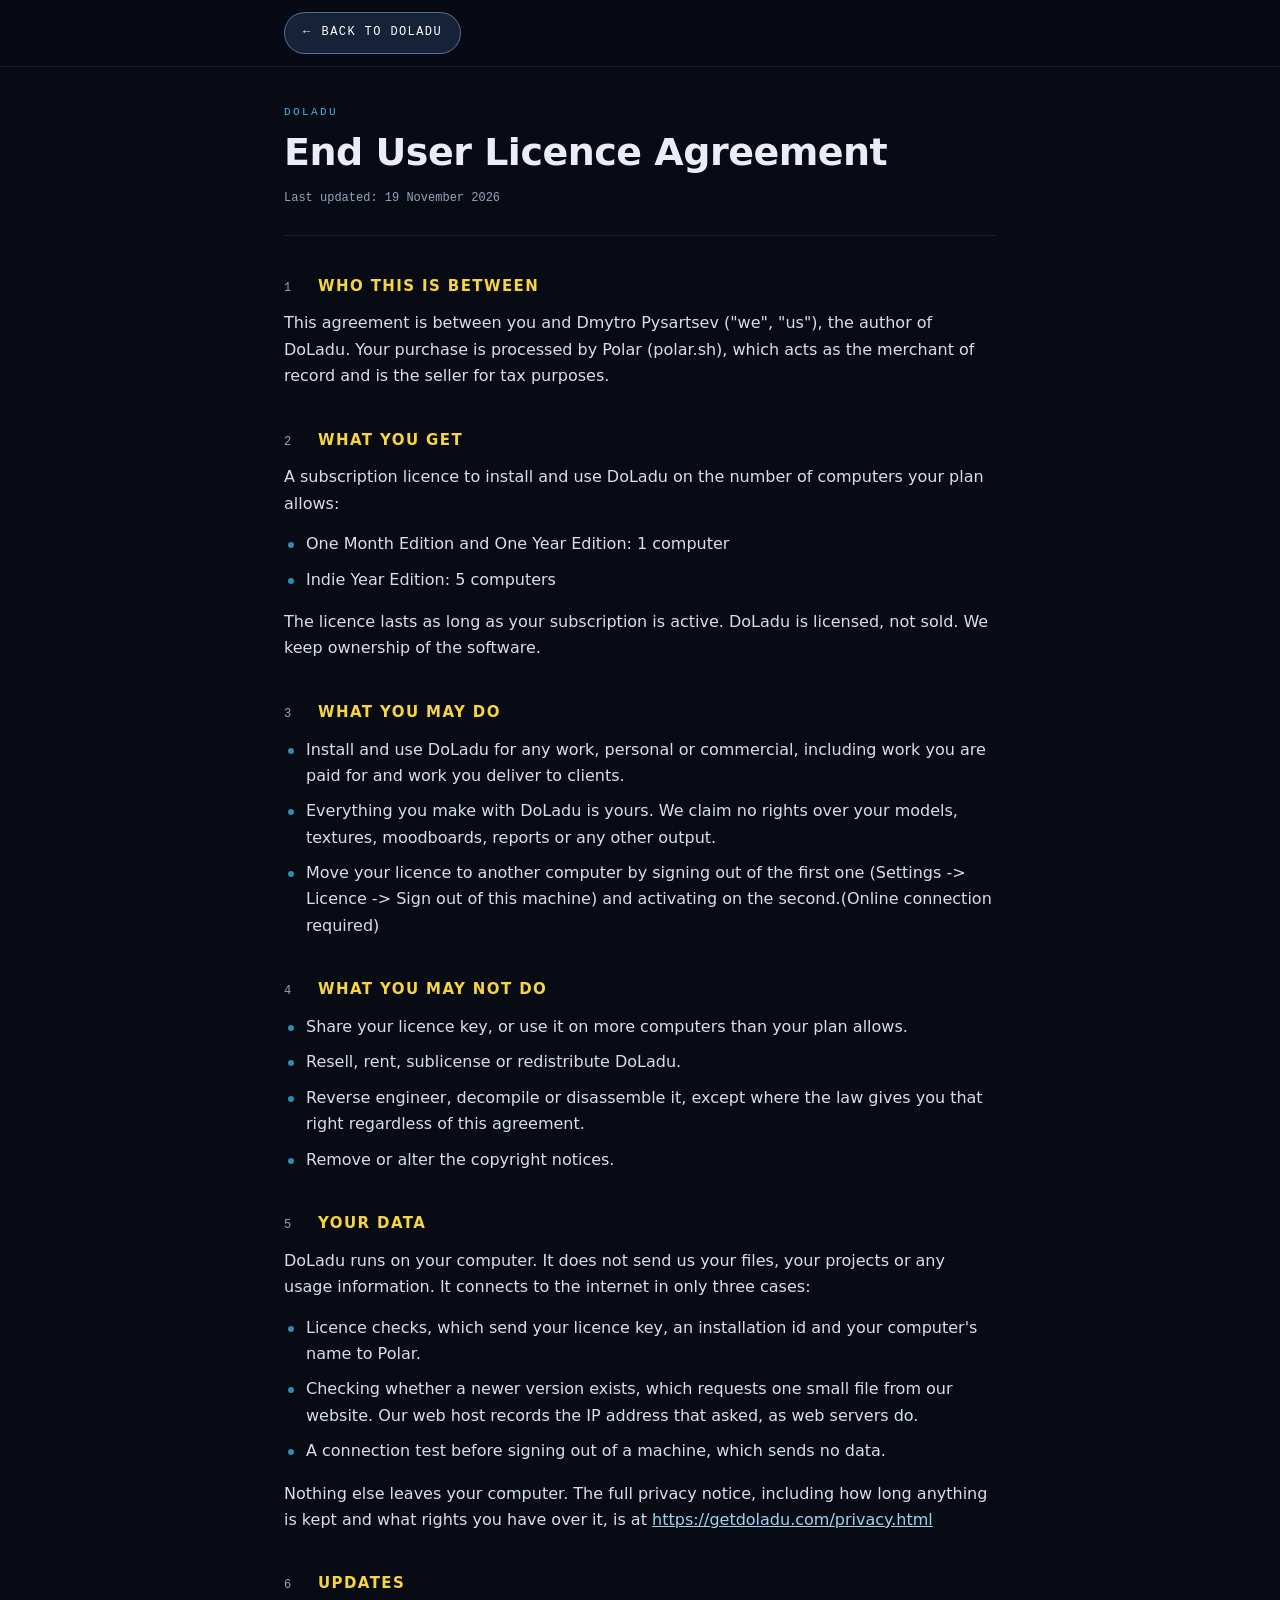
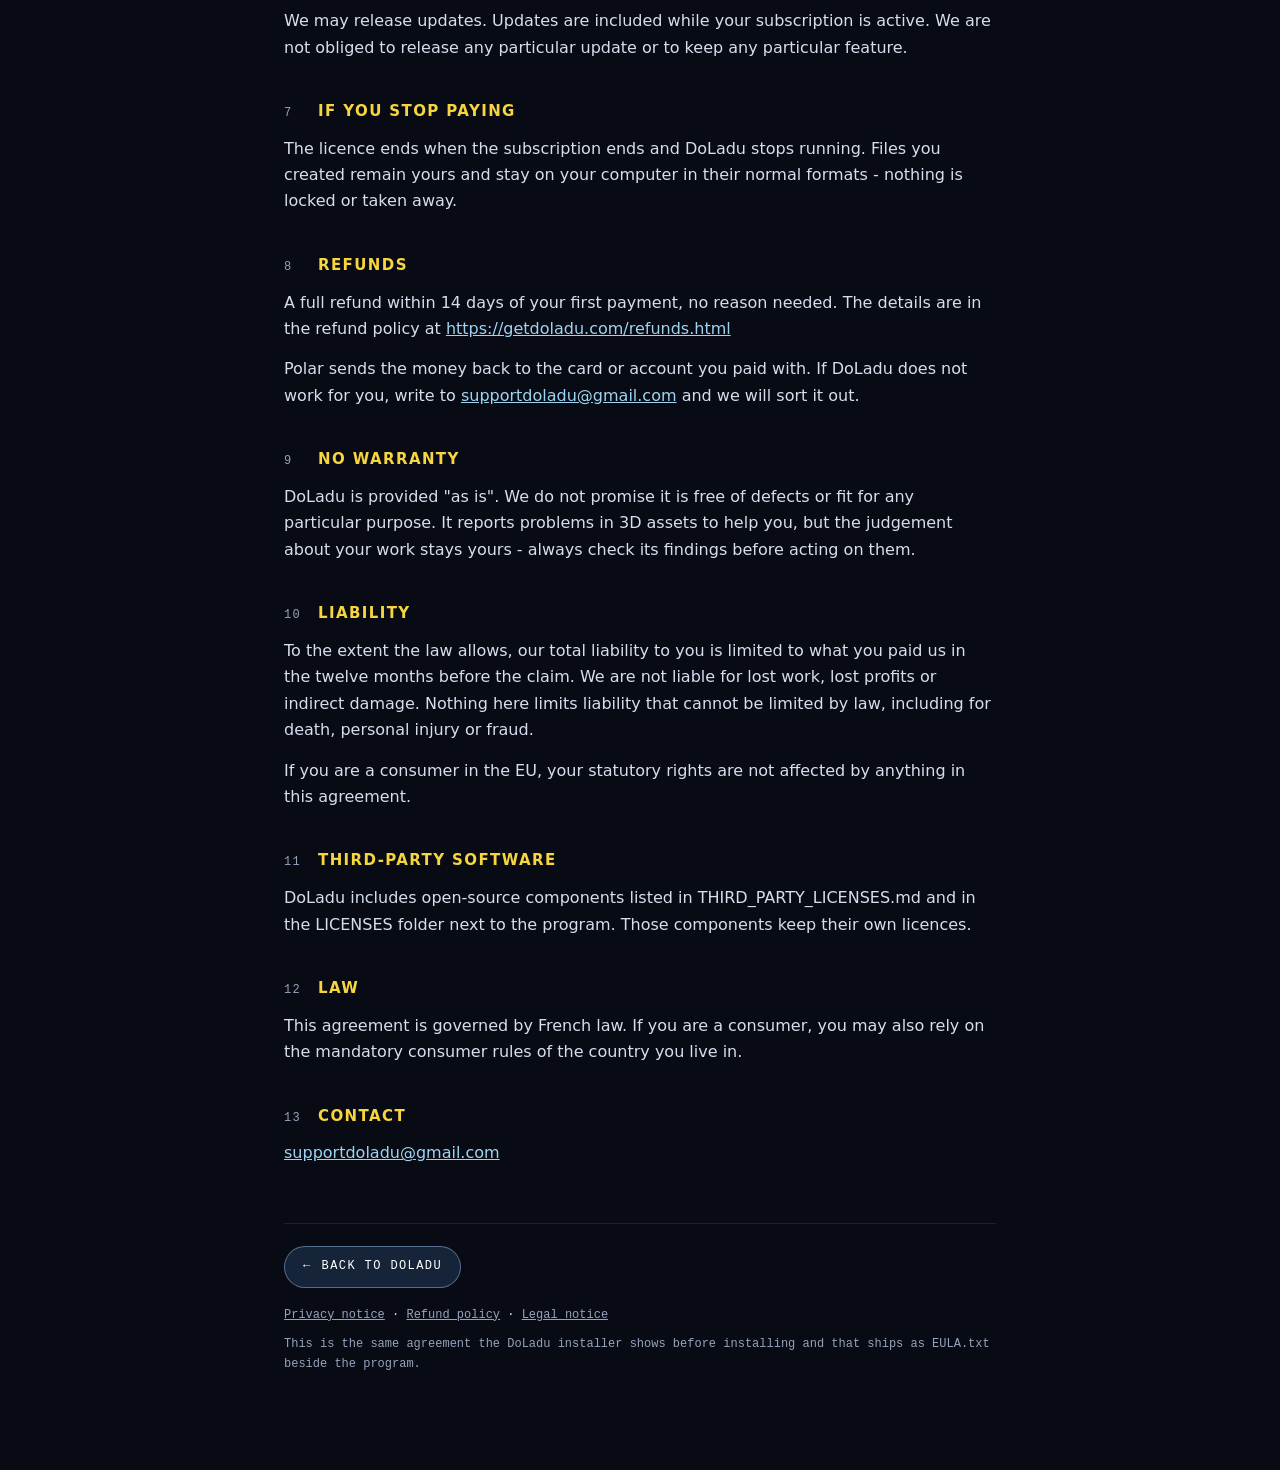
<file: eula.html>
<!doctype html>
<html lang="en">
<head>
<meta charset="utf-8">
<meta name="viewport" content="width=device-width,initial-scale=1">
<title>DoLadu - End User Licence Agreement</title>
<meta name="description" content="End User Licence Agreement for DoLadu.">
<meta name="robots" content="index,follow">
<style>
  :root{
    --bg:#080b14; --panel:#0e1424; --ink:#e8edf7; --dim:#96a3bd;
    --accent:#3fb8e6; --gold:#f7d53e; --rule:rgba(255,255,255,0.09);
    --mono:'JetBrains Mono',ui-monospace,'SF Mono',Consolas,monospace;
    --sans:'Space Grotesk','Segoe UI',system-ui,-apple-system,Arial,sans-serif;
  }
  *{box-sizing:border-box;}
  html{-webkit-text-size-adjust:100%;}
  body{margin:0;background:var(--bg);color:var(--ink);font-family:var(--sans);
       font-size:16px;line-height:1.65;}
  .wrap{max-width:760px;margin:0 auto;padding:36px 24px 96px;}
  header{border-bottom:1px solid var(--rule);padding-bottom:26px;margin-bottom:34px;}
  .kicker{font-family:var(--mono);font-size:11px;letter-spacing:2.4px;
          text-transform:uppercase;color:var(--accent);margin:0 0 10px;}
  h1{font-size:clamp(26px,4.6vw,38px);line-height:1.15;margin:0 0 14px;
     font-weight:800;letter-spacing:-0.5px;}
  .meta{font-family:var(--mono);font-size:12px;color:var(--dim);margin:0;}
  h2{font-size:15px;letter-spacing:1.4px;text-transform:uppercase;font-weight:700;
     margin:38px 0 12px;color:var(--gold);display:flex;gap:12px;align-items:baseline;}
  h2 .num{font-family:var(--mono);font-size:12px;color:var(--dim);
          min-width:22px;font-weight:400;}
  p{margin:0 0 14px;color:#d6deee;}
  ul{margin:0 0 16px;padding-left:0;list-style:none;}
  li{position:relative;padding-left:22px;margin-bottom:9px;color:#d6deee;}
  li::before{content:"";position:absolute;left:4px;top:11px;width:6px;height:6px;
             border-radius:50%;background:var(--accent);opacity:0.75;}
  a{color:#9ed4f2;}
  a:hover{color:#fff;}
  footer{margin-top:56px;padding-top:22px;border-top:1px solid var(--rule);
         font-family:var(--mono);font-size:12px;color:var(--dim);}
  footer a{color:var(--dim);}
  .nav{margin:0 0 10px;}
  .fine{font-size:13px;line-height:1.5;color:#8896b0;}
  .fine li{color:inherit;margin-bottom:5px;}
  .fine li::before{top:9px;width:5px;height:5px;opacity:0.45;}
  .backbar{position:sticky;top:0;z-index:10;background:rgba(8,11,20,0.9);
           -webkit-backdrop-filter:blur(12px);backdrop-filter:blur(12px);border-bottom:1px solid var(--rule);}
  .backbar div{max-width:760px;margin:0 auto;padding:12px 24px;}
  .back{display:inline-flex;align-items:center;gap:10px;min-height:42px;padding:0 18px;border-radius:999px;
        border:1px solid rgba(163,203,245,0.45);background:rgba(88,150,226,0.18);color:#fff;
        font-family:var(--mono);font-size:12px;letter-spacing:1.4px;text-transform:uppercase;text-decoration:none;}
  .back:hover{background:rgba(88,150,226,0.42);border-color:#A3CBF5;}
  .back:focus-visible{outline:2px solid #e0568a;outline-offset:3px;}
  footer .home{margin:0 0 18px;}
  footer .back{color:#fff;}
  @media print{
    .backbar,footer .home{display:none;}
    body{background:#fff;color:#111;}
    .wrap{max-width:none;padding:0;}
    h2{color:#111;} p,li{color:#222;} li::before{background:#666;}
    a{color:#111;text-decoration:underline;}
  }
</style>
</head>
<body>
<nav class="backbar" aria-label="Back to site"><div><a class="back" href="./"><span aria-hidden="true">←</span> Back to DoLadu</a></div></nav>
<div class="wrap">
<header>
  <p class="kicker">DoLadu</p>
  <h1>End User Licence Agreement</h1>
  <p class="meta">Last updated: 19 November 2026</p>
</header>
<h2><span class="num">1</span>Who This Is Between</h2>
<p>This agreement is between you and Dmytro Pysartsev (&quot;we&quot;, &quot;us&quot;), the author of DoLadu. Your purchase is processed by Polar (polar.sh), which acts as the merchant of record and is the seller for tax purposes.</p>
<h2><span class="num">2</span>What You Get</h2>
<p>A subscription licence to install and use DoLadu on the number of computers your plan allows:</p>
<ul><li>One Month Edition and One Year Edition: 1 computer</li><li>Indie Year Edition: 5 computers</li></ul>
<p>The licence lasts as long as your subscription is active. DoLadu is licensed, not sold. We keep ownership of the software.</p>
<h2><span class="num">3</span>What You May Do</h2>
<ul><li>Install and use DoLadu for any work, personal or commercial, including work you are paid for and work you deliver to clients.</li><li>Everything you make with DoLadu is yours. We claim no rights over your models, textures, moodboards, reports or any other output.</li><li>Move your licence to another computer by signing out of the first one (Settings -&gt; Licence -&gt; Sign out of this machine) and activating on the second.(Online connection required)</li></ul>
<h2><span class="num">4</span>What You May Not Do</h2>
<ul><li>Share your licence key, or use it on more computers than your plan allows.</li><li>Resell, rent, sublicense or redistribute DoLadu.</li><li>Reverse engineer, decompile or disassemble it, except where the law gives you that right regardless of this agreement.</li><li>Remove or alter the copyright notices.</li></ul>
<h2><span class="num">5</span>Your Data</h2>
<p>DoLadu runs on your computer. It does not send us your files, your projects or any usage information. It connects to the internet in only three cases:</p>
<ul><li>Licence checks, which send your licence key, an installation id and your computer&#x27;s name to Polar.</li><li>Checking whether a newer version exists, which requests one small file from our website. Our web host records the IP address that asked, as web servers do.</li><li>A connection test before signing out of a machine, which sends no data.</li></ul>
<p>Nothing else leaves your computer. The full privacy notice, including how long anything is kept and what rights you have over it, is at <a href="https://getdoladu.com/privacy.html">https://getdoladu.com/privacy.html</a></p>
<h2><span class="num">6</span>Updates</h2>
<p>We may release updates. Updates are included while your subscription is active. We are not obliged to release any particular update or to keep any particular feature.</p>
<h2><span class="num">7</span>If You Stop Paying</h2>
<p>The licence ends when the subscription ends and DoLadu stops running. Files you created remain yours and stay on your computer in their normal formats - nothing is locked or taken away.</p>
<h2><span class="num">8</span>Refunds</h2>
<p>A full refund within 14 days of your first payment, no reason needed. The details are in the refund policy at <a href="https://getdoladu.com/refunds.html">https://getdoladu.com/refunds.html</a></p>
<p>Polar sends the money back to the card or account you paid with. If DoLadu does not work for you, write to <a href="mailto:supportdoladu@gmail.com">supportdoladu@gmail.com</a> and we will sort it out.</p>
<h2><span class="num">9</span>No Warranty</h2>
<p>DoLadu is provided &quot;as is&quot;. We do not promise it is free of defects or fit for any particular purpose. It reports problems in 3D assets to help you, but the judgement about your work stays yours - always check its findings before acting on them.</p>
<h2><span class="num">10</span>Liability</h2>
<p>To the extent the law allows, our total liability to you is limited to what you paid us in the twelve months before the claim. We are not liable for lost work, lost profits or indirect damage. Nothing here limits liability that cannot be limited by law, including for death, personal injury or fraud.</p>
<p>If you are a consumer in the EU, your statutory rights are not affected by anything in this agreement.</p>
<h2><span class="num">11</span>Third-Party Software</h2>
<p>DoLadu includes open-source components listed in THIRD_PARTY_LICENSES.md and in the LICENSES folder next to the program. Those components keep their own licences.</p>
<h2><span class="num">12</span>Law</h2>
<p>This agreement is governed by French law. If you are a consumer, you may also rely on the mandatory consumer rules of the country you live in.</p>
<h2><span class="num">13</span>Contact</h2>
<p><a href="mailto:supportdoladu@gmail.com">supportdoladu@gmail.com</a></p>
<footer>
  <p class="home"><a class="back" href="./"><span aria-hidden="true">←</span> Back to DoLadu</a></p>
  <p class="nav"><a href="privacy.html">Privacy notice</a> &middot; <a href="refunds.html">Refund policy</a> &middot; <a href="legal.html">Legal notice</a></p>
  This is the same agreement the DoLadu installer shows before installing and that ships as <code>EULA.txt</code> beside the program.
</footer>
</div>
</body>
</html>
</file>
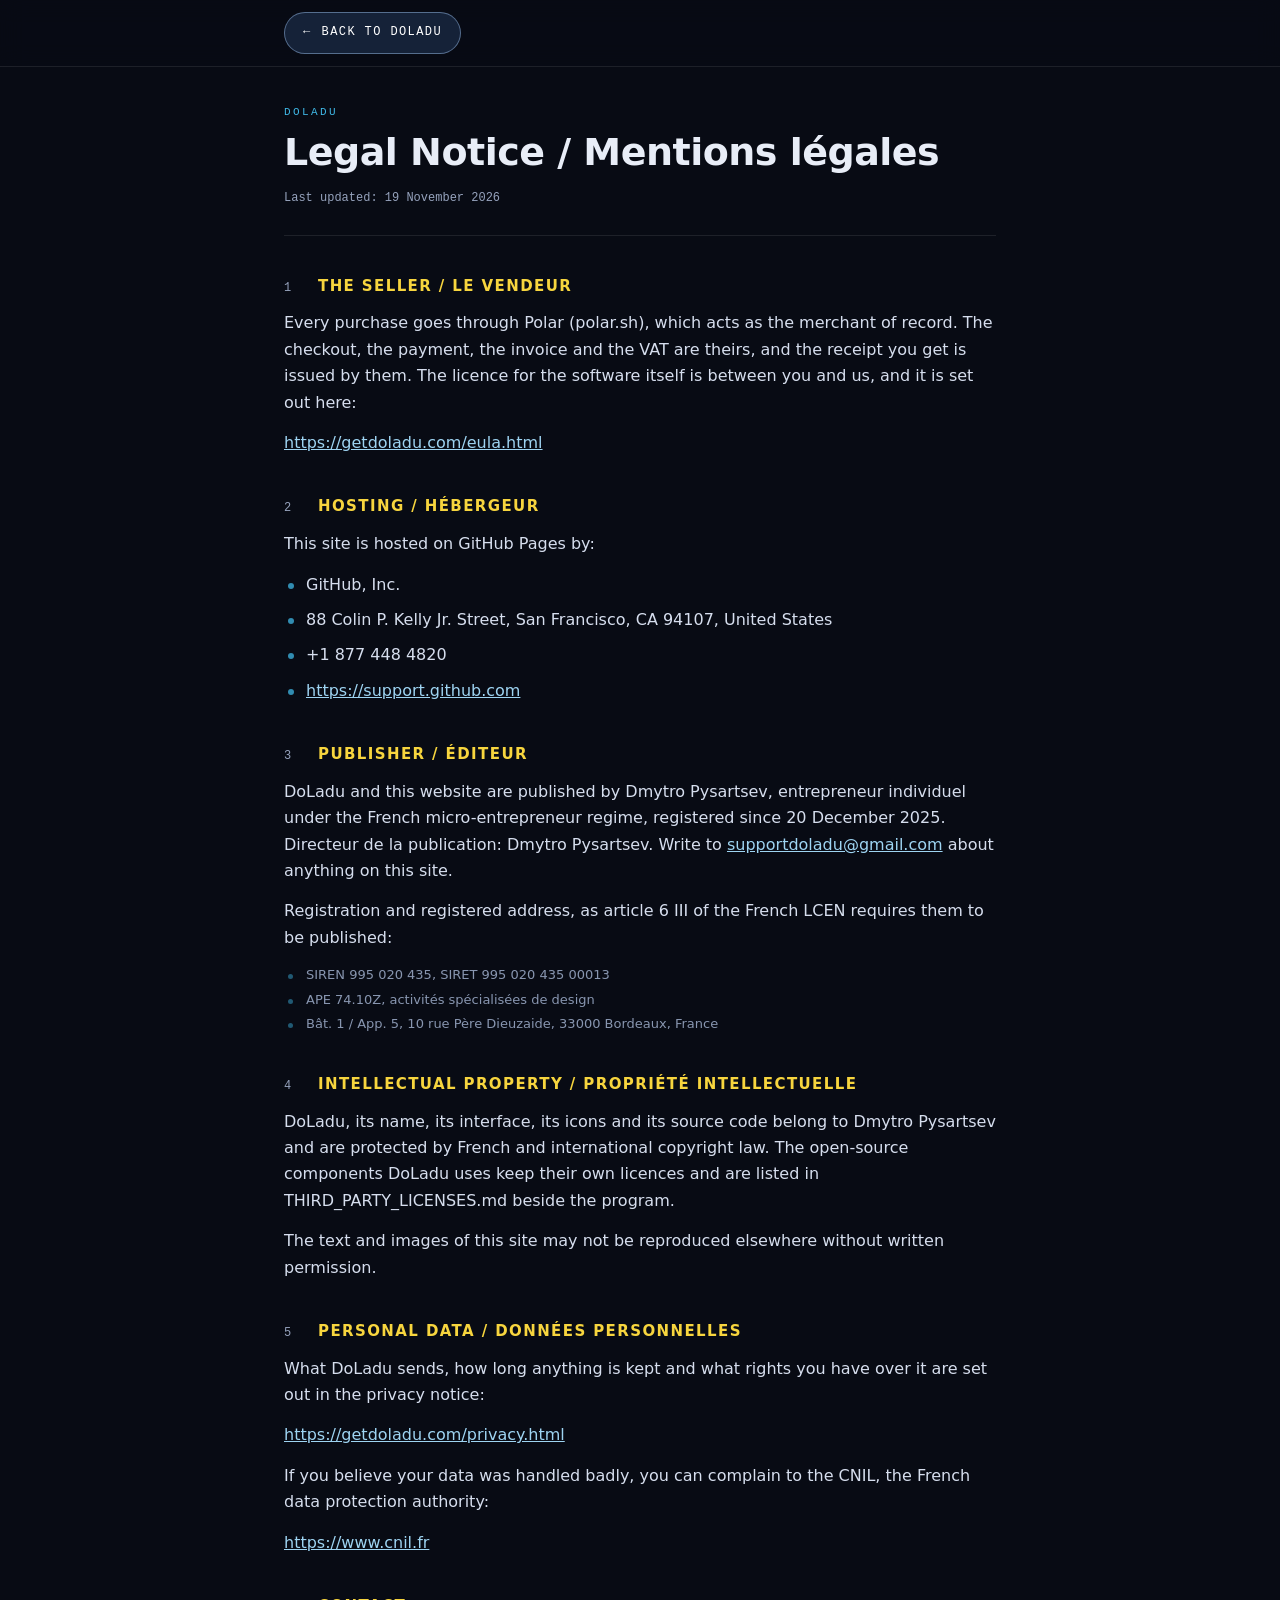
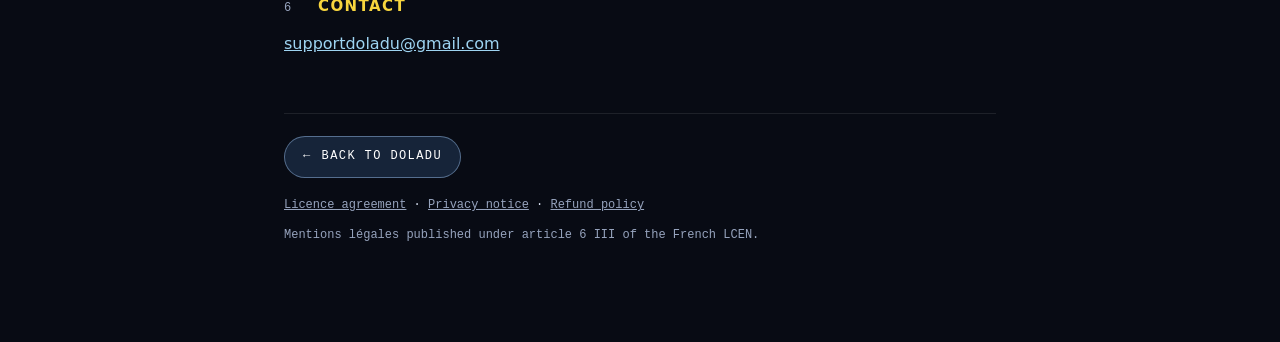
<file: legal.html>
<!doctype html>
<html lang="en">
<head>
<meta charset="utf-8">
<meta name="viewport" content="width=device-width,initial-scale=1">
<title>DoLadu - Legal Notice / Mentions légales</title>
<meta name="description" content="Who publishes DoLadu, who hosts this site, and how to reach them.">
<meta name="robots" content="index,follow">
<style>
  :root{
    --bg:#080b14; --panel:#0e1424; --ink:#e8edf7; --dim:#96a3bd;
    --accent:#3fb8e6; --gold:#f7d53e; --rule:rgba(255,255,255,0.09);
    --mono:'JetBrains Mono',ui-monospace,'SF Mono',Consolas,monospace;
    --sans:'Space Grotesk','Segoe UI',system-ui,-apple-system,Arial,sans-serif;
  }
  *{box-sizing:border-box;}
  html{-webkit-text-size-adjust:100%;}
  body{margin:0;background:var(--bg);color:var(--ink);font-family:var(--sans);
       font-size:16px;line-height:1.65;}
  .wrap{max-width:760px;margin:0 auto;padding:36px 24px 96px;}
  header{border-bottom:1px solid var(--rule);padding-bottom:26px;margin-bottom:34px;}
  .kicker{font-family:var(--mono);font-size:11px;letter-spacing:2.4px;
          text-transform:uppercase;color:var(--accent);margin:0 0 10px;}
  h1{font-size:clamp(26px,4.6vw,38px);line-height:1.15;margin:0 0 14px;
     font-weight:800;letter-spacing:-0.5px;}
  .meta{font-family:var(--mono);font-size:12px;color:var(--dim);margin:0;}
  h2{font-size:15px;letter-spacing:1.4px;text-transform:uppercase;font-weight:700;
     margin:38px 0 12px;color:var(--gold);display:flex;gap:12px;align-items:baseline;}
  h2 .num{font-family:var(--mono);font-size:12px;color:var(--dim);
          min-width:22px;font-weight:400;}
  p{margin:0 0 14px;color:#d6deee;}
  ul{margin:0 0 16px;padding-left:0;list-style:none;}
  li{position:relative;padding-left:22px;margin-bottom:9px;color:#d6deee;}
  li::before{content:"";position:absolute;left:4px;top:11px;width:6px;height:6px;
             border-radius:50%;background:var(--accent);opacity:0.75;}
  a{color:#9ed4f2;}
  a:hover{color:#fff;}
  footer{margin-top:56px;padding-top:22px;border-top:1px solid var(--rule);
         font-family:var(--mono);font-size:12px;color:var(--dim);}
  footer a{color:var(--dim);}
  .nav{margin:0 0 10px;}
  .fine{font-size:13px;line-height:1.5;color:#8896b0;}
  .fine li{color:inherit;margin-bottom:5px;}
  .fine li::before{top:9px;width:5px;height:5px;opacity:0.45;}
  .backbar{position:sticky;top:0;z-index:10;background:rgba(8,11,20,0.9);
           -webkit-backdrop-filter:blur(12px);backdrop-filter:blur(12px);border-bottom:1px solid var(--rule);}
  .backbar div{max-width:760px;margin:0 auto;padding:12px 24px;}
  .back{display:inline-flex;align-items:center;gap:10px;min-height:42px;padding:0 18px;border-radius:999px;
        border:1px solid rgba(163,203,245,0.45);background:rgba(88,150,226,0.18);color:#fff;
        font-family:var(--mono);font-size:12px;letter-spacing:1.4px;text-transform:uppercase;text-decoration:none;}
  .back:hover{background:rgba(88,150,226,0.42);border-color:#A3CBF5;}
  .back:focus-visible{outline:2px solid #e0568a;outline-offset:3px;}
  footer .home{margin:0 0 18px;}
  footer .back{color:#fff;}
  @media print{
    .backbar,footer .home{display:none;}
    body{background:#fff;color:#111;}
    .wrap{max-width:none;padding:0;}
    h2{color:#111;} p,li{color:#222;} li::before{background:#666;}
    a{color:#111;text-decoration:underline;}
  }
</style>
</head>
<body>
<nav class="backbar" aria-label="Back to site"><div><a class="back" href="./"><span aria-hidden="true">←</span> Back to DoLadu</a></div></nav>
<div class="wrap">
<header>
  <p class="kicker">DoLadu</p>
  <h1>Legal Notice / Mentions légales</h1>
  <p class="meta">Last updated: 19 November 2026</p>
</header>
<h2><span class="num">1</span>The Seller / Le Vendeur</h2>
<p>Every purchase goes through Polar (polar.sh), which acts as the merchant of record. The checkout, the payment, the invoice and the VAT are theirs, and the receipt you get is issued by them. The licence for the software itself is between you and us, and it is set out here:</p>
<p><a href="https://getdoladu.com/eula.html">https://getdoladu.com/eula.html</a></p>
<h2><span class="num">2</span>Hosting / Hébergeur</h2>
<p>This site is hosted on GitHub Pages by:</p>
<ul><li>GitHub, Inc.</li><li>88 Colin P. Kelly Jr. Street, San Francisco, CA 94107, United States</li><li>+1 877 448 4820</li><li><a href="https://support.github.com">https://support.github.com</a></li></ul>
<h2><span class="num">3</span>Publisher / Éditeur</h2>
<p>DoLadu and this website are published by Dmytro Pysartsev, entrepreneur individuel under the French micro-entrepreneur regime, registered since 20 December 2025. Directeur de la publication: Dmytro Pysartsev. Write to <a href="mailto:supportdoladu@gmail.com">supportdoladu@gmail.com</a> about anything on this site.</p>
<p>Registration and registered address, as article 6 III of the French LCEN requires them to be published:</p>
<ul class="fine"><li>SIREN 995 020 435, SIRET 995 020 435 00013</li><li>APE 74.10Z, activités spécialisées de design</li><li>Bât. 1 / App. 5, 10 rue Père Dieuzaide, 33000 Bordeaux, France</li></ul>
<h2><span class="num">4</span>Intellectual Property / Propriété Intellectuelle</h2>
<p>DoLadu, its name, its interface, its icons and its source code belong to Dmytro Pysartsev and are protected by French and international copyright law. The open-source components DoLadu uses keep their own licences and are listed in THIRD_PARTY_LICENSES.md beside the program.</p>
<p>The text and images of this site may not be reproduced elsewhere without written permission.</p>
<h2><span class="num">5</span>Personal Data / Données Personnelles</h2>
<p>What DoLadu sends, how long anything is kept and what rights you have over it are set out in the privacy notice:</p>
<p><a href="https://getdoladu.com/privacy.html">https://getdoladu.com/privacy.html</a></p>
<p>If you believe your data was handled badly, you can complain to the CNIL, the French data protection authority:</p>
<p><a href="https://www.cnil.fr">https://www.cnil.fr</a></p>
<h2><span class="num">6</span>Contact</h2>
<p><a href="mailto:supportdoladu@gmail.com">supportdoladu@gmail.com</a></p>
<footer>
  <p class="home"><a class="back" href="./"><span aria-hidden="true">←</span> Back to DoLadu</a></p>
  <p class="nav"><a href="eula.html">Licence agreement</a> &middot; <a href="privacy.html">Privacy notice</a> &middot; <a href="refunds.html">Refund policy</a></p>
  Mentions légales published under article 6 III of the French LCEN.
</footer>
</div>
</body>
</html>
</file>
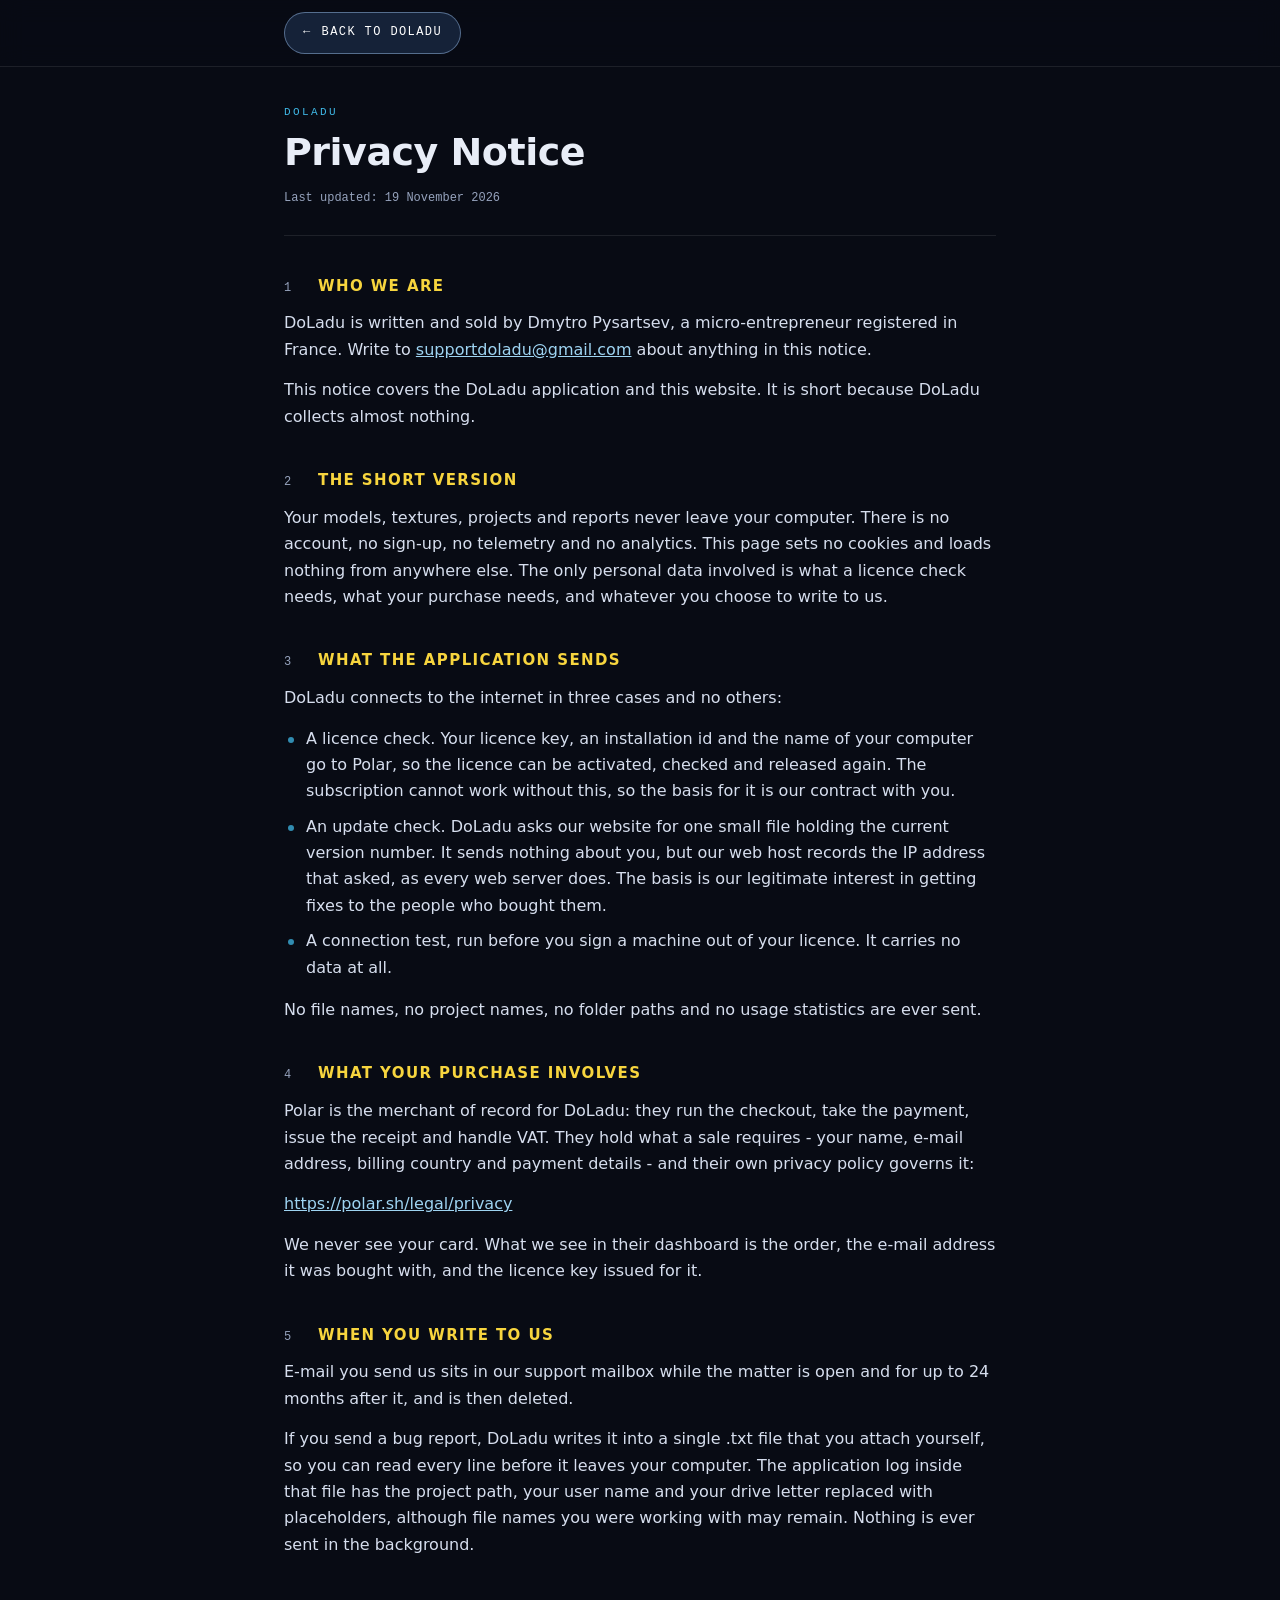
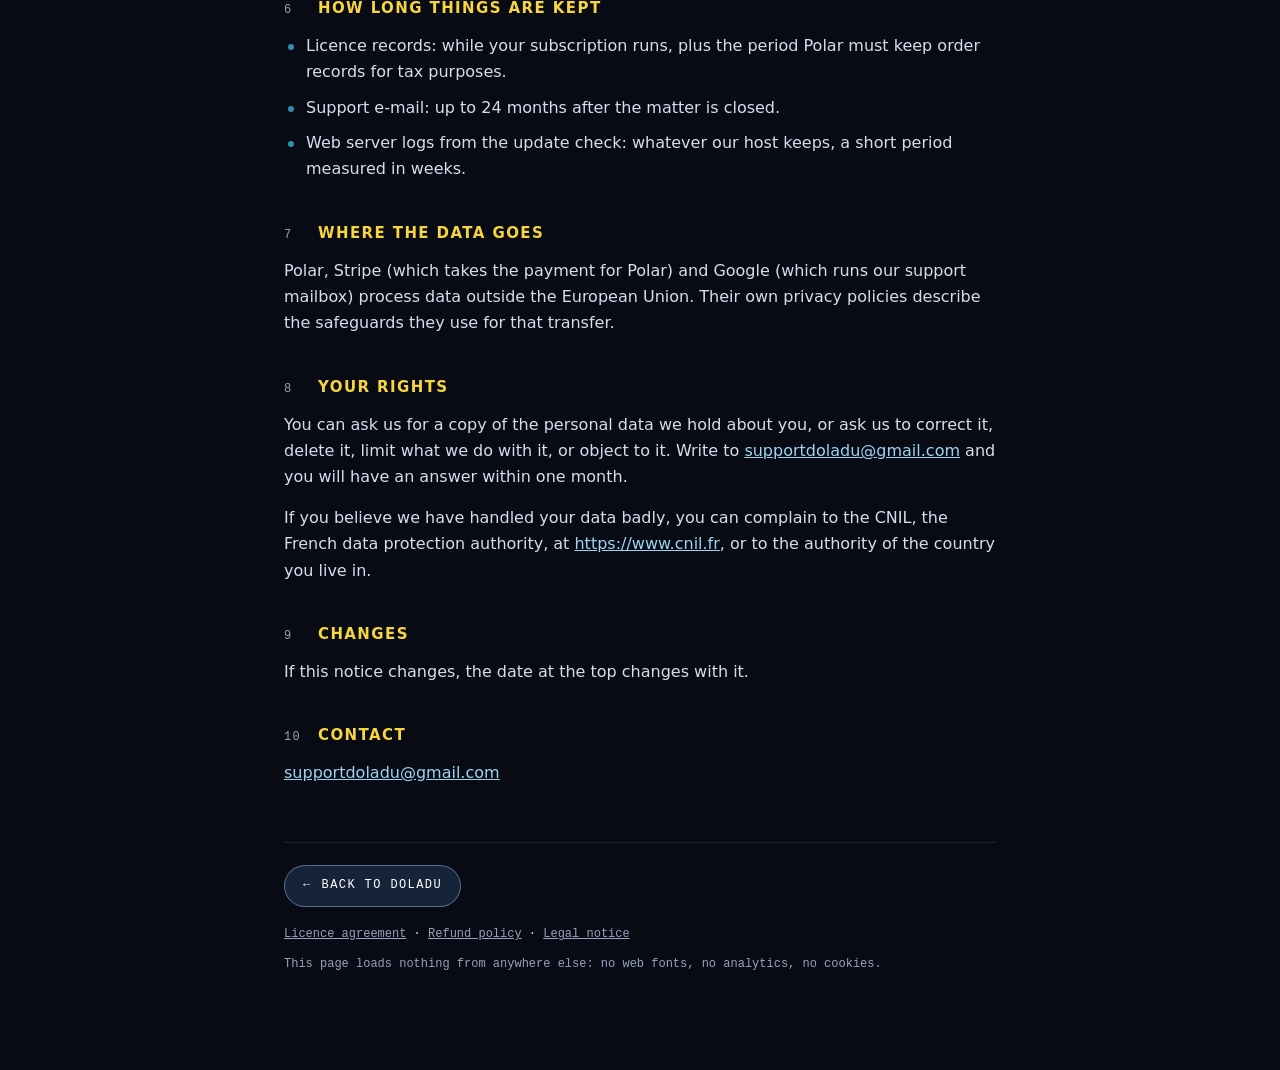
<file: privacy.html>
<!doctype html>
<html lang="en">
<head>
<meta charset="utf-8">
<meta name="viewport" content="width=device-width,initial-scale=1">
<title>DoLadu - Privacy Notice</title>
<meta name="description" content="What DoLadu sends, what it never sends, and your rights over it.">
<meta name="robots" content="index,follow">
<style>
  :root{
    --bg:#080b14; --panel:#0e1424; --ink:#e8edf7; --dim:#96a3bd;
    --accent:#3fb8e6; --gold:#f7d53e; --rule:rgba(255,255,255,0.09);
    --mono:'JetBrains Mono',ui-monospace,'SF Mono',Consolas,monospace;
    --sans:'Space Grotesk','Segoe UI',system-ui,-apple-system,Arial,sans-serif;
  }
  *{box-sizing:border-box;}
  html{-webkit-text-size-adjust:100%;}
  body{margin:0;background:var(--bg);color:var(--ink);font-family:var(--sans);
       font-size:16px;line-height:1.65;}
  .wrap{max-width:760px;margin:0 auto;padding:36px 24px 96px;}
  header{border-bottom:1px solid var(--rule);padding-bottom:26px;margin-bottom:34px;}
  .kicker{font-family:var(--mono);font-size:11px;letter-spacing:2.4px;
          text-transform:uppercase;color:var(--accent);margin:0 0 10px;}
  h1{font-size:clamp(26px,4.6vw,38px);line-height:1.15;margin:0 0 14px;
     font-weight:800;letter-spacing:-0.5px;}
  .meta{font-family:var(--mono);font-size:12px;color:var(--dim);margin:0;}
  h2{font-size:15px;letter-spacing:1.4px;text-transform:uppercase;font-weight:700;
     margin:38px 0 12px;color:var(--gold);display:flex;gap:12px;align-items:baseline;}
  h2 .num{font-family:var(--mono);font-size:12px;color:var(--dim);
          min-width:22px;font-weight:400;}
  p{margin:0 0 14px;color:#d6deee;}
  ul{margin:0 0 16px;padding-left:0;list-style:none;}
  li{position:relative;padding-left:22px;margin-bottom:9px;color:#d6deee;}
  li::before{content:"";position:absolute;left:4px;top:11px;width:6px;height:6px;
             border-radius:50%;background:var(--accent);opacity:0.75;}
  a{color:#9ed4f2;}
  a:hover{color:#fff;}
  footer{margin-top:56px;padding-top:22px;border-top:1px solid var(--rule);
         font-family:var(--mono);font-size:12px;color:var(--dim);}
  footer a{color:var(--dim);}
  .nav{margin:0 0 10px;}
  .fine{font-size:13px;line-height:1.5;color:#8896b0;}
  .fine li{color:inherit;margin-bottom:5px;}
  .fine li::before{top:9px;width:5px;height:5px;opacity:0.45;}
  .backbar{position:sticky;top:0;z-index:10;background:rgba(8,11,20,0.9);
           -webkit-backdrop-filter:blur(12px);backdrop-filter:blur(12px);border-bottom:1px solid var(--rule);}
  .backbar div{max-width:760px;margin:0 auto;padding:12px 24px;}
  .back{display:inline-flex;align-items:center;gap:10px;min-height:42px;padding:0 18px;border-radius:999px;
        border:1px solid rgba(163,203,245,0.45);background:rgba(88,150,226,0.18);color:#fff;
        font-family:var(--mono);font-size:12px;letter-spacing:1.4px;text-transform:uppercase;text-decoration:none;}
  .back:hover{background:rgba(88,150,226,0.42);border-color:#A3CBF5;}
  .back:focus-visible{outline:2px solid #e0568a;outline-offset:3px;}
  footer .home{margin:0 0 18px;}
  footer .back{color:#fff;}
  @media print{
    .backbar,footer .home{display:none;}
    body{background:#fff;color:#111;}
    .wrap{max-width:none;padding:0;}
    h2{color:#111;} p,li{color:#222;} li::before{background:#666;}
    a{color:#111;text-decoration:underline;}
  }
</style>
</head>
<body>
<nav class="backbar" aria-label="Back to site"><div><a class="back" href="./"><span aria-hidden="true">←</span> Back to DoLadu</a></div></nav>
<div class="wrap">
<header>
  <p class="kicker">DoLadu</p>
  <h1>Privacy Notice</h1>
  <p class="meta">Last updated: 19 November 2026</p>
</header>
<h2><span class="num">1</span>Who We Are</h2>
<p>DoLadu is written and sold by Dmytro Pysartsev, a micro-entrepreneur registered in France. Write to <a href="mailto:supportdoladu@gmail.com">supportdoladu@gmail.com</a> about anything in this notice.</p>
<p>This notice covers the DoLadu application and this website. It is short because DoLadu collects almost nothing.</p>
<h2><span class="num">2</span>The Short Version</h2>
<p>Your models, textures, projects and reports never leave your computer. There is no account, no sign-up, no telemetry and no analytics. This page sets no cookies and loads nothing from anywhere else. The only personal data involved is what a licence check needs, what your purchase needs, and whatever you choose to write to us.</p>
<h2><span class="num">3</span>What The Application Sends</h2>
<p>DoLadu connects to the internet in three cases and no others:</p>
<ul><li>A licence check. Your licence key, an installation id and the name of your computer go to Polar, so the licence can be activated, checked and released again. The subscription cannot work without this, so the basis for it is our contract with you.</li><li>An update check. DoLadu asks our website for one small file holding the current version number. It sends nothing about you, but our web host records the IP address that asked, as every web server does. The basis is our legitimate interest in getting fixes to the people who bought them.</li><li>A connection test, run before you sign a machine out of your licence. It carries no data at all.</li></ul>
<p>No file names, no project names, no folder paths and no usage statistics are ever sent.</p>
<h2><span class="num">4</span>What Your Purchase Involves</h2>
<p>Polar is the merchant of record for DoLadu: they run the checkout, take the payment, issue the receipt and handle VAT. They hold what a sale requires - your name, e-mail address, billing country and payment details - and their own privacy policy governs it:</p>
<p><a href="https://polar.sh/legal/privacy">https://polar.sh/legal/privacy</a></p>
<p>We never see your card. What we see in their dashboard is the order, the e-mail address it was bought with, and the licence key issued for it.</p>
<h2><span class="num">5</span>When You Write To Us</h2>
<p>E-mail you send us sits in our support mailbox while the matter is open and for up to 24 months after it, and is then deleted.</p>
<p>If you send a bug report, DoLadu writes it into a single .txt file that you attach yourself, so you can read every line before it leaves your computer. The application log inside that file has the project path, your user name and your drive letter replaced with placeholders, although file names you were working with may remain. Nothing is ever sent in the background.</p>
<h2><span class="num">6</span>How Long Things Are Kept</h2>
<ul><li>Licence records: while your subscription runs, plus the period Polar must keep order records for tax purposes.</li><li>Support e-mail: up to 24 months after the matter is closed.</li><li>Web server logs from the update check: whatever our host keeps, a short period measured in weeks.</li></ul>
<h2><span class="num">7</span>Where The Data Goes</h2>
<p>Polar, Stripe (which takes the payment for Polar) and Google (which runs our support mailbox) process data outside the European Union. Their own privacy policies describe the safeguards they use for that transfer.</p>
<h2><span class="num">8</span>Your Rights</h2>
<p>You can ask us for a copy of the personal data we hold about you, or ask us to correct it, delete it, limit what we do with it, or object to it. Write to <a href="mailto:supportdoladu@gmail.com">supportdoladu@gmail.com</a> and you will have an answer within one month.</p>
<p>If you believe we have handled your data badly, you can complain to the CNIL, the French data protection authority, at <a href="https://www.cnil.fr">https://www.cnil.fr</a>, or to the authority of the country you live in.</p>
<h2><span class="num">9</span>Changes</h2>
<p>If this notice changes, the date at the top changes with it.</p>
<h2><span class="num">10</span>Contact</h2>
<p><a href="mailto:supportdoladu@gmail.com">supportdoladu@gmail.com</a></p>
<footer>
  <p class="home"><a class="back" href="./"><span aria-hidden="true">←</span> Back to DoLadu</a></p>
  <p class="nav"><a href="eula.html">Licence agreement</a> &middot; <a href="refunds.html">Refund policy</a> &middot; <a href="legal.html">Legal notice</a></p>
  This page loads nothing from anywhere else: no web fonts, no analytics, no cookies.
</footer>
</div>
</body>
</html>
</file>
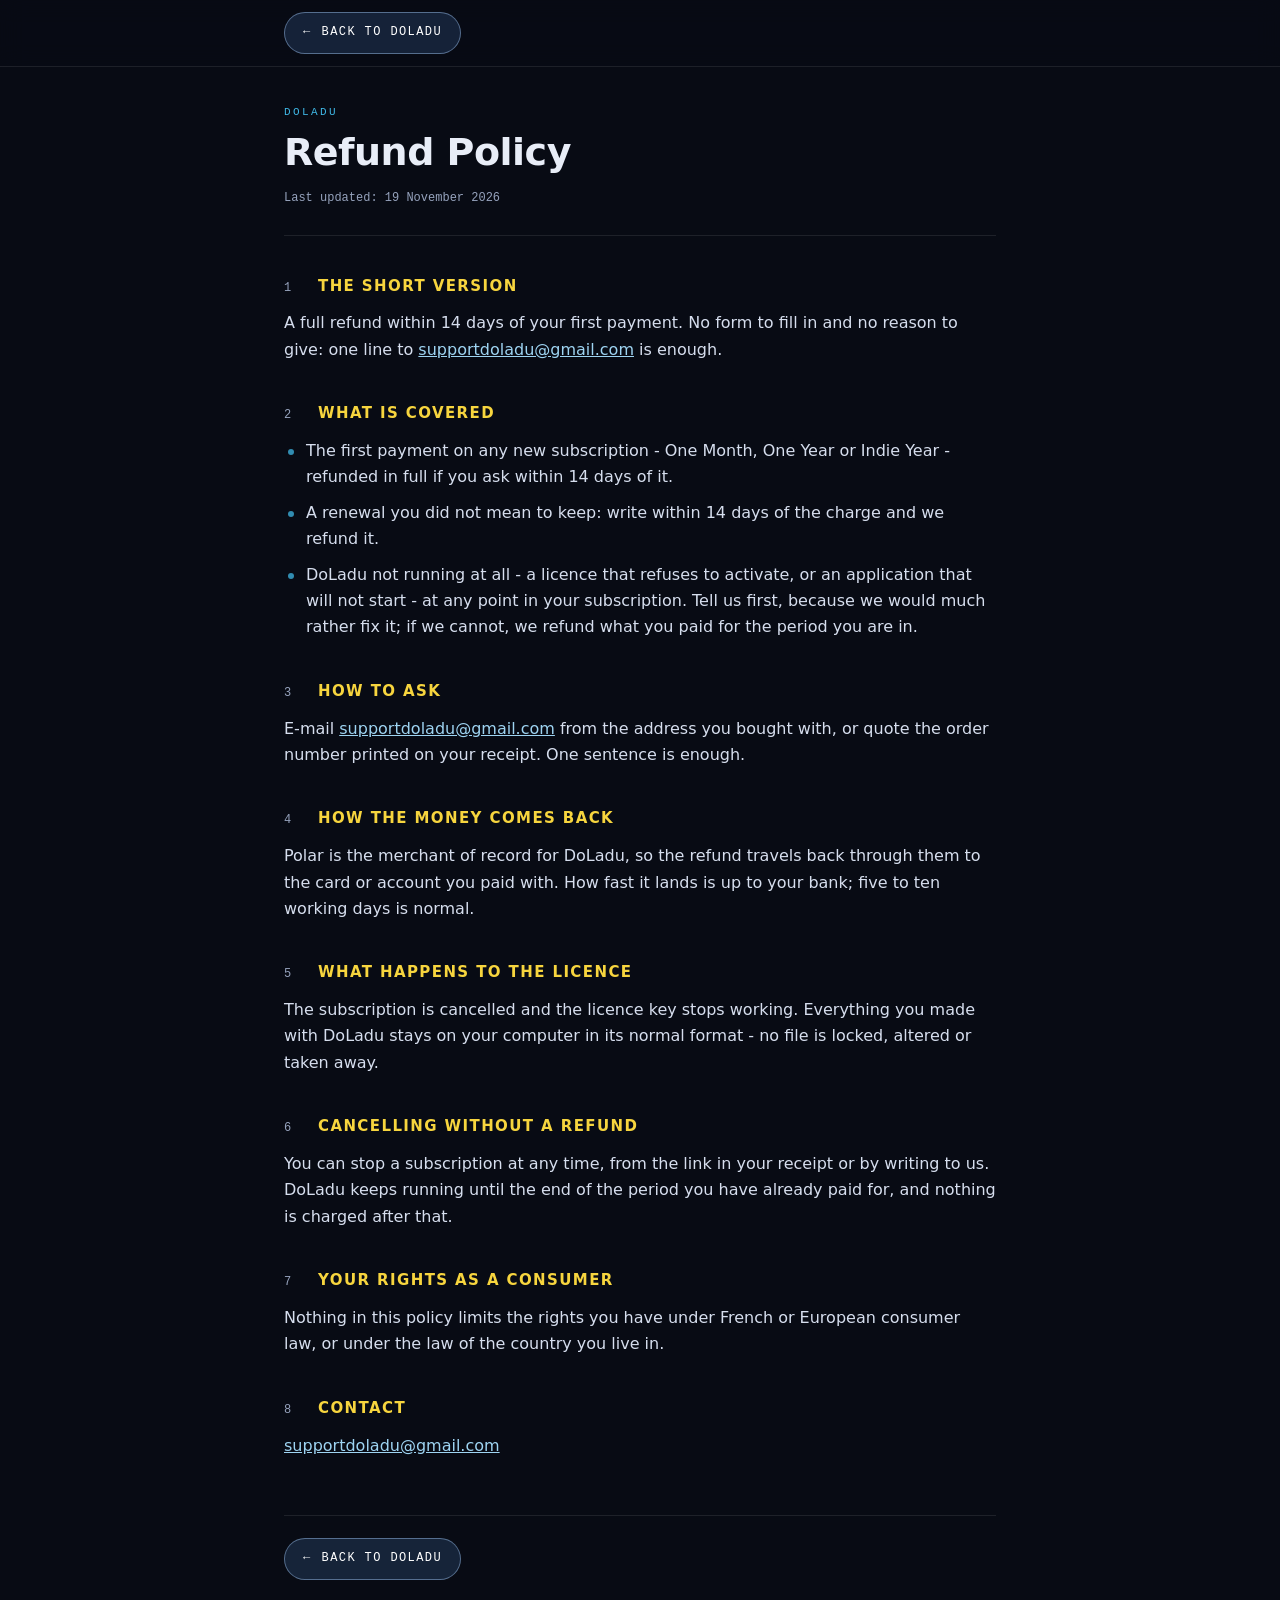
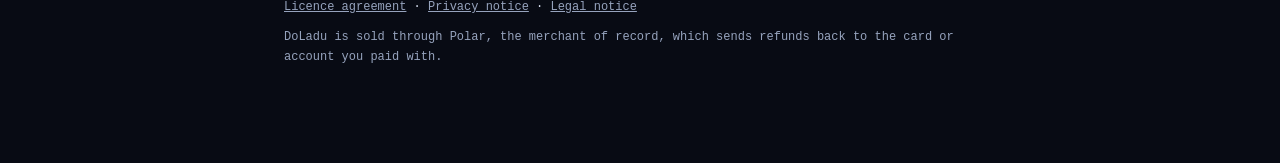
<file: refunds.html>
<!doctype html>
<html lang="en">
<head>
<meta charset="utf-8">
<meta name="viewport" content="width=device-width,initial-scale=1">
<title>DoLadu - Refund Policy</title>
<meta name="description" content="Refund policy for DoLadu: full refund within 14 days of your first payment.">
<meta name="robots" content="index,follow">
<style>
  :root{
    --bg:#080b14; --panel:#0e1424; --ink:#e8edf7; --dim:#96a3bd;
    --accent:#3fb8e6; --gold:#f7d53e; --rule:rgba(255,255,255,0.09);
    --mono:'JetBrains Mono',ui-monospace,'SF Mono',Consolas,monospace;
    --sans:'Space Grotesk','Segoe UI',system-ui,-apple-system,Arial,sans-serif;
  }
  *{box-sizing:border-box;}
  html{-webkit-text-size-adjust:100%;}
  body{margin:0;background:var(--bg);color:var(--ink);font-family:var(--sans);
       font-size:16px;line-height:1.65;}
  .wrap{max-width:760px;margin:0 auto;padding:36px 24px 96px;}
  header{border-bottom:1px solid var(--rule);padding-bottom:26px;margin-bottom:34px;}
  .kicker{font-family:var(--mono);font-size:11px;letter-spacing:2.4px;
          text-transform:uppercase;color:var(--accent);margin:0 0 10px;}
  h1{font-size:clamp(26px,4.6vw,38px);line-height:1.15;margin:0 0 14px;
     font-weight:800;letter-spacing:-0.5px;}
  .meta{font-family:var(--mono);font-size:12px;color:var(--dim);margin:0;}
  h2{font-size:15px;letter-spacing:1.4px;text-transform:uppercase;font-weight:700;
     margin:38px 0 12px;color:var(--gold);display:flex;gap:12px;align-items:baseline;}
  h2 .num{font-family:var(--mono);font-size:12px;color:var(--dim);
          min-width:22px;font-weight:400;}
  p{margin:0 0 14px;color:#d6deee;}
  ul{margin:0 0 16px;padding-left:0;list-style:none;}
  li{position:relative;padding-left:22px;margin-bottom:9px;color:#d6deee;}
  li::before{content:"";position:absolute;left:4px;top:11px;width:6px;height:6px;
             border-radius:50%;background:var(--accent);opacity:0.75;}
  a{color:#9ed4f2;}
  a:hover{color:#fff;}
  footer{margin-top:56px;padding-top:22px;border-top:1px solid var(--rule);
         font-family:var(--mono);font-size:12px;color:var(--dim);}
  footer a{color:var(--dim);}
  .nav{margin:0 0 10px;}
  .fine{font-size:13px;line-height:1.5;color:#8896b0;}
  .fine li{color:inherit;margin-bottom:5px;}
  .fine li::before{top:9px;width:5px;height:5px;opacity:0.45;}
  .backbar{position:sticky;top:0;z-index:10;background:rgba(8,11,20,0.9);
           -webkit-backdrop-filter:blur(12px);backdrop-filter:blur(12px);border-bottom:1px solid var(--rule);}
  .backbar div{max-width:760px;margin:0 auto;padding:12px 24px;}
  .back{display:inline-flex;align-items:center;gap:10px;min-height:42px;padding:0 18px;border-radius:999px;
        border:1px solid rgba(163,203,245,0.45);background:rgba(88,150,226,0.18);color:#fff;
        font-family:var(--mono);font-size:12px;letter-spacing:1.4px;text-transform:uppercase;text-decoration:none;}
  .back:hover{background:rgba(88,150,226,0.42);border-color:#A3CBF5;}
  .back:focus-visible{outline:2px solid #e0568a;outline-offset:3px;}
  footer .home{margin:0 0 18px;}
  footer .back{color:#fff;}
  @media print{
    .backbar,footer .home{display:none;}
    body{background:#fff;color:#111;}
    .wrap{max-width:none;padding:0;}
    h2{color:#111;} p,li{color:#222;} li::before{background:#666;}
    a{color:#111;text-decoration:underline;}
  }
</style>
</head>
<body>
<nav class="backbar" aria-label="Back to site"><div><a class="back" href="./"><span aria-hidden="true">←</span> Back to DoLadu</a></div></nav>
<div class="wrap">
<header>
  <p class="kicker">DoLadu</p>
  <h1>Refund Policy</h1>
  <p class="meta">Last updated: 19 November 2026</p>
</header>
<h2><span class="num">1</span>The Short Version</h2>
<p>A full refund within 14 days of your first payment. No form to fill in and no reason to give: one line to <a href="mailto:supportdoladu@gmail.com">supportdoladu@gmail.com</a> is enough.</p>
<h2><span class="num">2</span>What Is Covered</h2>
<ul><li>The first payment on any new subscription - One Month, One Year or Indie Year - refunded in full if you ask within 14 days of it.</li><li>A renewal you did not mean to keep: write within 14 days of the charge and we refund it.</li><li>DoLadu not running at all - a licence that refuses to activate, or an application that will not start - at any point in your subscription. Tell us first, because we would much rather fix it; if we cannot, we refund what you paid for the period you are in.</li></ul>
<h2><span class="num">3</span>How To Ask</h2>
<p>E-mail <a href="mailto:supportdoladu@gmail.com">supportdoladu@gmail.com</a> from the address you bought with, or quote the order number printed on your receipt. One sentence is enough.</p>
<h2><span class="num">4</span>How The Money Comes Back</h2>
<p>Polar is the merchant of record for DoLadu, so the refund travels back through them to the card or account you paid with. How fast it lands is up to your bank; five to ten working days is normal.</p>
<h2><span class="num">5</span>What Happens To The Licence</h2>
<p>The subscription is cancelled and the licence key stops working. Everything you made with DoLadu stays on your computer in its normal format - no file is locked, altered or taken away.</p>
<h2><span class="num">6</span>Cancelling Without A Refund</h2>
<p>You can stop a subscription at any time, from the link in your receipt or by writing to us. DoLadu keeps running until the end of the period you have already paid for, and nothing is charged after that.</p>
<h2><span class="num">7</span>Your Rights As A Consumer</h2>
<p>Nothing in this policy limits the rights you have under French or European consumer law, or under the law of the country you live in.</p>
<h2><span class="num">8</span>Contact</h2>
<p><a href="mailto:supportdoladu@gmail.com">supportdoladu@gmail.com</a></p>
<footer>
  <p class="home"><a class="back" href="./"><span aria-hidden="true">←</span> Back to DoLadu</a></p>
  <p class="nav"><a href="eula.html">Licence agreement</a> &middot; <a href="privacy.html">Privacy notice</a> &middot; <a href="legal.html">Legal notice</a></p>
  DoLadu is sold through Polar, the merchant of record, which sends refunds back to the card or account you paid with.
</footer>
</div>
</body>
</html>
</file>
<file: css/portal.css>
/* ============================================================
   DoLadu — сторінка продукту
   Мова взята з DOLADU_DESIGN_SYSTEM.md: кольори, скло, радіуси,
   типографіка. Ритм сторінки — власний (док §9 прямо це дозволяє).
   ============================================================ */

/* --- Шрифти з власного домену, не з CDN (док §5) --- */
@font-face { font-family:'Space Grotesk'; src:url('../fonts/SpaceGrotesk-Bold.ttf') format('truetype');
             font-weight:700; font-style:normal; font-display:swap; }
@font-face { font-family:'Space Grotesk'; src:url('../fonts/SpaceGrotesk-Light.ttf') format('truetype');
             font-weight:300; font-style:normal; font-display:swap; }
@font-face { font-family:'Azeret Mono'; src:url('../fonts/AzeretMono-Bold.ttf') format('truetype');
             font-weight:700; font-style:normal; font-display:swap; }
@font-face { font-family:'Azeret Mono'; src:url('../fonts/AzeretMono-ExtraBold.ttf') format('truetype');
             font-weight:800; font-style:normal; font-display:swap; }
@font-face { font-family:'JetBrains Mono'; src:url('../fonts/JetBrainsMono-Medium.ttf') format('truetype');
             font-weight:500; font-style:normal; font-display:swap; }
@font-face { font-family:'Inter'; src:url('../fonts/Inter-Regular.ttf') format('truetype');
             font-weight:400; font-style:normal; font-display:swap; }

:root{
    /* Основа (док §1) */
    --bg:      #0a0c14;
    --ink:     #e0dde8;
    --muted:   rgba(255,255,255,0.28);
    --dim:     rgba(255,255,255,0.55);

    /* Кольори станів (док §3) — кожен щось означає */
    --ok:      #44CC88;
    --warn:    #F7D53E;
    --err:     #FF5555;
    --info:    #A3CBF5;
    --accent:  #6958CC;
    --teal:    #40DED3;
    /* Третій колір марки. Золотий і блакитний уже працюють, рожевий — ні. */
    --pink:      #e0568a;
    --pink-deep: #c33a68;

    /* Акценти вкладок (док §3) */
    --a-project: #6958CC;
    --a-ue5:     #19D4A0;
    --a-lookdev: #D6B92E;
    --a-vfx:     #FF9A5A;

    --sans:  'Space Grotesk', 'Segoe UI', system-ui, -apple-system, Arial, sans-serif;
    --mono:  'JetBrains Mono', ui-monospace, 'SF Mono', Consolas, monospace;
    --azeret:'Azeret Mono', ui-monospace, Consolas, monospace;
    --body:  'Inter', 'Segoe UI', system-ui, -apple-system, Arial, sans-serif;

    --r-card: 12px;   /* лише два радіуси в системі, третього не додавати */
    --r-btn:  8px;

    --gutter: clamp(20px, 5vw, 80px);
    --maxw:   1240px;
}

*{ box-sizing:border-box; margin:0; padding:0; }
html{ -webkit-text-size-adjust:100%; scroll-behavior:smooth; }

body{
    background-color: var(--bg);
    color: var(--ink);
    font-family: var(--body);
    font-size:16px;
    line-height:1.65;
    overflow-x:hidden;
    -webkit-font-smoothing:antialiased;
}

/* ============================================================
   ФОН-СЦЕНА — той самий шар, що працює фоном застосунку
   (Wireframecode). Один на всю сторінку, без другої сцени.
   ============================================================ */
.scene{ position:fixed; inset:0; z-index:0; pointer-events:none; overflow:hidden; }
/* Жива сітка — та сама, що у фоні застосунку. Реагує на мишу,
   тому лежить над плямами, але під затемненням і шумом. */
#neuralCanvas{ position:absolute; inset:0; width:100%; height:100%; display:block; }

.scene__base{
    position:absolute; inset:0;
    background-color:#171b26;
    background-image:
        radial-gradient(145% 124% at 14% 24%, rgba(18,178,168,0.27) 0%, rgba(18,178,168,0.12) 28%, rgba(18,178,168,0) 62%),
        radial-gradient(72% 86% at 95% 70%, rgba(92,69,194,0.14) 0%, rgba(92,69,194,0.07) 18%, rgba(92,69,194,0.02) 27%, rgba(92,69,194,0) 38%),
        radial-gradient(88% 96% at 50% 58%, rgba(56,98,232,0.16) 0%, rgba(56,98,232,0.08) 30%, rgba(56,98,232,0) 66%),
        radial-gradient(115% 120% at 52% 48%, rgba(220,225,255,0.085) 0%, rgba(220,225,255,0) 60%),
        linear-gradient(155deg, #141923 0%, #192434 46%, #161b29 100%);
    background-size:220% 220%;
    background-position:center;
    animation: liquidFlow 54s cubic-bezier(0.4,0.05,0.2,0.95) infinite alternate;
}
@keyframes liquidFlow{
    0%   { background-position: 12% 18%; }
    50%  { background-position: 74% 56%; }
    100% { background-position: 34% 92%; }
}

/* Кольорові плями (blobs) — з тієї ж сцени */
.blob{ position:absolute; pointer-events:none; filter:blur(12px); }
.blob--purple{
    right:-22vw; top:54%; width:52vw; height:52vw;
    transform:translateY(-50%); transform-origin:100% 50%;
    border-radius:64% 30% 70% 24% / 30% 74% 22% 70%;
    background:
        radial-gradient(74% 60% at 62% 98%, rgba(63,36,150,0.30) 0%, rgba(63,36,150,0.18) 40%, rgba(63,36,150,0) 76%),
        radial-gradient(42% 38% at 36% 34%, rgba(168,122,255,0.18) 0%, rgba(168,122,255,0) 72%),
        radial-gradient(55% 52% at 64% 58%, rgba(91,69,200,0.23) 0%, rgba(91,69,200,0.13) 34%, rgba(91,69,200,0) 70%);
    animation: purpleDrift 32s ease-in-out infinite alternate;
}
.blob--cyan{
    left:-28vw; top:-4vw; width:44vw; height:44vw;
    transform-origin:0% 50%;
    border-radius:36% 62% 24% 76% / 62% 32% 72% 28%;
    background:
        radial-gradient(112% 96% at 72% 108%, rgba(10,74,96,0.30) 0%, rgba(10,74,96,0.19) 40%, rgba(10,74,96,0.08) 62%, rgba(10,74,96,0) 96%),
        radial-gradient(44% 40% at 62% 34%, rgba(118,255,233,0.16) 0%, rgba(118,255,233,0) 72%),
        radial-gradient(58% 54% at 42% 58%, rgba(29,198,184,0.22) 0%, rgba(29,198,184,0.12) 35%, rgba(29,198,184,0) 72%);
    animation: cyanDrift 34s ease-in-out infinite alternate;
}
@keyframes purpleDrift{ 0%{transform:translateY(-50%) scale(1) rotate(0deg);} 100%{transform:translateY(-54%) scale(1.08) rotate(8deg);} }
@keyframes cyanDrift  { 0%{transform:scale(1) rotate(0deg);} 100%{transform:translateY(4%) scale(1.10) rotate(-7deg);} }

/* Шум проти бендингу — дві частоти, як в оригіналі */
.scene__noise{
    position:absolute; inset:0; opacity:0.06; mix-blend-mode:multiply;
    background-image:
        url("data:image/svg+xml,%3Csvg viewBox='0 0 200 200' xmlns='http://www.w3.org/2000/svg'%3E%3Cfilter id='n1'%3E%3CfeTurbulence type='fractalNoise' baseFrequency='0.92' numOctaves='2' stitchTiles='stitch'/%3E%3C/filter%3E%3Crect width='100%25' height='100%25' filter='url(%23n1)'/%3E%3C/svg%3E"),
        url("data:image/svg+xml,%3Csvg viewBox='0 0 220 220' xmlns='http://www.w3.org/2000/svg'%3E%3Cfilter id='n2'%3E%3CfeTurbulence type='fractalNoise' baseFrequency='0.28' numOctaves='4' stitchTiles='stitch'/%3E%3C/filter%3E%3Crect width='100%25' height='100%25' filter='url(%23n2)'/%3E%3C/svg%3E");
    background-size:180px 180px, 260px 260px;
}
/* Віньєт + шар пульсації 12s */
.scene__vig{
    position:absolute; inset:0;
    box-shadow: inset 0 0 26px 28px rgba(0,0,0,0.09);
}
.scene__vig::after{
    content:""; position:absolute; inset:0;
    box-shadow: inset 0 0 40px 56px rgba(0,0,0,0.13);
    opacity:0; animation: vigPulse 12s ease-in-out infinite;
}
@keyframes vigPulse{ 0%,100%{opacity:0;} 50%{opacity:1;} }

/* Затемнення під контентом, щоб текст читався поверх сцени */
.scene__dim{ position:absolute; inset:0; background:rgba(10,12,20,0.55); }

/* ============================================================
   СІТКА
   ============================================================ */
.wrap{ position:relative; z-index:1; }
/* 15% порожньо · 70% колонка · 15% порожньо.
   На вузьких екранах відсотки задушили б текст — там звичайні поля. */
.container{ width:70%; max-width:1780px; margin:0 auto; padding:0; }
@media (max-width:1240px){ .container{ width:auto; max-width:none; padding:0 var(--gutter); } }
section{ padding: clamp(90px, 13vh, 170px) 0; }

/* ============================================================
   ТИПОГРАФІКА
   ============================================================ */
/* Підпис розділу — найвпізнаваніша деталь: капс, трекінг 3px,
   кольорова смуга акценту зліва (док §6) */
.kicker{
    font-family:var(--azeret); font-weight:800; font-size:9px;
    letter-spacing:3px; text-transform:uppercase;
    color:var(--dim);
    display:inline-flex; align-items:center; gap:10px;
    padding-left:10px; border-left:3px solid var(--accent);
    line-height:1.4; margin-bottom:26px;
}
.kicker--ue5{ border-left-color:var(--a-ue5); }
.kicker--lookdev{ border-left-color:var(--a-lookdev); }
.kicker--vfx{ border-left-color:var(--a-vfx); }
.kicker--info{ border-left-color:var(--info); }
.kicker--ok{ border-left-color:var(--ok); }

h1,h2,h3{ font-family:var(--sans); font-weight:700; line-height:1.02; letter-spacing:-0.02em; }

.h-display{ font-size:clamp(46px, 8.2vw, 132px); }
.h-big    { font-size:clamp(34px, 5.4vw, 78px); line-height:1.04; }
.h-mid    { font-size:clamp(26px, 3.2vw, 44px); line-height:1.1; }

.lead{
    font-family:var(--body); font-size:clamp(17px, 1.55vw, 22px);
    line-height:1.6; color:var(--dim); max-width:62ch;
}
.body-txt{ font-size:16px; line-height:1.75; color:var(--dim); max-width:60ch; }
.body-txt + .body-txt{ margin-top:16px; }
.body-txt strong{ color:var(--ink); font-weight:400; }

.thin{ font-weight:300; color:var(--muted); }

/* Числа й дані — завжди моно */
.num{ font-family:var(--mono); font-weight:500; }

/* ============================================================
   СКЛО — головний елемент (док §2)
   Градієнт зверху вниз + світла лінія по верхньому краю + blur 12
   ============================================================ */
.card{
    border-radius:var(--r-card);
    background: linear-gradient(to bottom,
        rgba(10,10,14,0.40) 0%,
        rgba(10,10,14,0.70) 10%,
        rgba(10,10,14,0.70) 100%);
    border:1px solid rgba(255,255,255,0.06);
    box-shadow:
        inset 0  1px 0 rgba(255,255,255,0.14),
        inset 0 -1px 0 rgba(255,255,255,0.05),
        0 8px 22px rgba(0,0,0,0.22);
    backdrop-filter: blur(12px);
    -webkit-backdrop-filter: blur(12px);
}

/* ============================================================
   КНОПКИ (док §4) — рівень читається прозорістю, не насиченістю
   ============================================================ */
.btn{
    display:inline-flex; align-items:center; gap:10px;
    height:50px; padding:0 26px; border-radius:var(--r-btn);
    font-family:var(--mono); font-weight:500; font-size:12.5px;
    letter-spacing:1px; text-transform:uppercase; text-decoration:none;
    transition: background .18s ease, border-color .18s ease, color .18s ease;
    white-space:nowrap;
}
.btn{ position:relative; }
/* «Get DoLadu» — головна дія сторінки, тому заливка густіша за решту кнопок:
   кнопка читається з першого погляду, але без неону й без пульсації.
   Те саме індиго, що й скрізь; світлішає знизу вгору, як скло в застосунку. */
.btn--primary{
    background: linear-gradient(180deg, rgba(112,172,242,0.50) 0%, rgba(72,132,212,0.34) 100%);
    border:1px solid rgba(163,203,245,0.58);
    color: #fff;
    font-weight:600;
    text-shadow: 0 1px 0 rgba(10,24,52,0.40);
    box-shadow:
        inset 0 1px 0 rgba(255,255,255,0.22),
        0 6px 22px rgba(80,150,230,0.26);
    transition: background .2s ease, border-color .2s ease, box-shadow .25s ease, transform .2s ease;
}
.btn--primary:hover{
    background: linear-gradient(180deg, rgba(134,192,250,0.64) 0%, rgba(90,152,228,0.46) 100%);
    border-color: rgba(196,224,255,0.85);
    box-shadow:
        inset 0 1px 0 rgba(255,255,255,0.30),
        0 8px 30px rgba(80,150,230,0.42);
    transform: translateY(-1px);
}
.btn--primary:active{ transform:none; background: linear-gradient(180deg, rgba(88,150,226,0.56), rgba(70,128,206,0.46)); box-shadow: inset 0 1px 0 rgba(255,255,255,0.14), 0 3px 12px rgba(80,150,230,0.26); }
.btn--primary:focus-visible{ outline:2px solid var(--pink); outline-offset:3px; }
/* Стрілка в назві — рожева, третій колір марки */
.btn__arrow{ color:var(--pink); font-size:1.25em; line-height:1; font-weight:700; text-shadow:none; transition:transform .2s ease; }
.btn--primary:hover .btn__arrow{ transform:translate(2px,-2px); }

.btn--ghost{
    background: rgba(255,255,255,0.02);
    border:1px solid rgba(255,255,255,0.10);
    color: rgba(255,255,255,0.50);
}
.btn--ghost:hover{ border-color:rgba(255,255,255,0.22); color:rgba(255,255,255,0.80); }

/* ============================================================
   ШАПКА
   ============================================================ */
.topbar{
    position:fixed; top:0; left:0; right:0; z-index:50;
    display:flex; align-items:center; justify-content:space-between;
    padding:14px 0;
    transition: background .3s ease, border-color .3s ease, backdrop-filter .3s ease;
    border-bottom:1px solid transparent;
}
.topbar.is-stuck{
    background: rgba(10,12,20,0.72);
    backdrop-filter: blur(12px); -webkit-backdrop-filter: blur(12px);
    border-bottom-color: rgba(255,255,255,0.06);
}
/* Всередині шапки — той самий контейнер, щоб лого стояло рівно
   над колонкою контенту, а не саме по собі. */
.topbar__in{ display:flex; align-items:center; justify-content:space-between; gap:16px; }
.brand{ display:flex; align-items:center; text-decoration:none; }
.brand img{ height:26px; width:auto; display:block; }   /* лого з повною назвою */
.topbar__right{ display:flex; align-items:center; gap:10px; }
.topbar .btn{ height:40px; padding:0 18px; font-size:11px; }

/* Повернення на портфоліо */
.back-link{
    font-family:var(--mono); font-size:10px; letter-spacing:1px;
    color:var(--muted); text-decoration:none; text-transform:uppercase;
    transition:color .2s ease;
}
.back-link:hover{ color:var(--info); }

/* ============================================================
   ГЕРОЙ
   ============================================================ */
.hero{ min-height:100svh; display:flex; align-items:center; padding-top:90px; }
.hero__mark{ width:76px; height:76px; display:block; margin-bottom:30px; }
.hero h1{ margin-bottom:26px; }

.hero .lead{ margin-bottom:38px; }
.hero__cta{ display:flex; gap:12px; flex-wrap:wrap; margin-bottom:30px; }

.hero__meta{
    display:flex; gap:22px; flex-wrap:wrap;
    font-family:var(--mono); font-size:11px; letter-spacing:0.6px; color:var(--muted);
}
.hero__meta span{ display:inline-flex; align-items:center; gap:7px; }
.dot{ width:6px; height:6px; border-radius:50%; background:var(--ok); flex-shrink:0; }
.dot--info{ background:var(--info); } .dot--warn{ background:var(--warn); }

/* Підказка «крути далі» */
.scroll-hint{
    position:absolute; bottom:34px; left:var(--gutter);
    font-family:var(--mono); font-size:10px; letter-spacing:2px;
    color:var(--muted); display:flex; align-items:center; gap:10px;
}
.scroll-hint i{ width:1px; height:26px; background:linear-gradient(to bottom, var(--muted), transparent); display:block; }

/* ============================================================
   БЛОКИ «ЗОБРАЖЕННЯ + ТЕКСТ» — чергування сторін
   ============================================================ */
.split{ display:grid; grid-template-columns:1fr 1fr; gap:clamp(30px,5vw,80px); align-items:center; }
.split--reverse .split__media{ order:2; }
/* Два знімки по черзі: сцена (текст + знімок) пришпилена по центру екрана,
   а під нею прокручується доріжка. Висота доріжки росте з кількістю знімків. */
/* Сцена пришпилюється з transform:translateY(-50%), тож до пришпилення вона
   виступає вгору на пів власної висоти й налазить на попередню секцію.
   --swap-pad віддає їй це місце зверху: спершу пролітає попередній текст, потім
   з'являється сцена. JS (swapUpdate) враховує цей відступ. */
.split--reverse .split__text{ order:1; }
.split__text .kicker{ margin-bottom:20px; }
.split__text h2{ margin-bottom:20px; }

/* Дві картинки поруч */
.shot-pair{ display:grid; gap:18px; }

/* ============================================================
   СКРІНШОТ — рамка з тим самим радіусом і бордером (док §7)
   ============================================================ */
.shot{
    border-radius:var(--r-card); overflow:hidden;
    border:1px solid rgba(255,255,255,0.06);
    background: rgba(8,8,10,0.70);
    box-shadow: 0 18px 50px rgba(0,0,0,0.42);
    display:block; position:relative;
}
.shot img{ display:block; width:100%; height:auto; }
.shot figcaption{
    font-family:var(--mono); font-size:clamp(11px,0.8vw,13px); letter-spacing:0.4px;
    color:var(--muted); padding:11px 14px;
    border-top:1px solid rgba(255,255,255,0.05);
}
.shot figcaption b{ color:var(--info); font-weight:500; }

/* Заглушка, поки скріншота ще немає у файлах.
   Показує, який саме файл сюди покласти — щоб не гадати. */
.shot.is-empty img{ display:none; }
.shot.is-empty .shot__ph{ display:flex; }
.shot__ph{
    display:none; flex-direction:column; align-items:center; justify-content:center;
    gap:12px; aspect-ratio:16/10; padding:24px; text-align:center;
    background:
        repeating-linear-gradient(45deg, rgba(255,255,255,0.014) 0 10px, transparent 10px 20px);
}
.shot__ph .ph-label{
    font-family:var(--azeret); font-weight:800; font-size:9px; letter-spacing:3px;
    text-transform:uppercase; color:var(--warn);
}
.shot__ph .ph-file{
    font-family:var(--mono); font-size:12px; color:var(--dim);
    border:1px dashed rgba(255,255,255,0.14); border-radius:var(--r-btn);
    padding:8px 14px; word-break:break-all;
}
.shot__ph .ph-hint{ font-size:12px; color:var(--muted); max-width:38ch; line-height:1.55; }

/* ============================================================
   БЛОК ЗВІТУ — відтворений інтерфейс замість скріншота (док §6)
   ============================================================ */
.sec{
    border-radius:var(--r-card); overflow:hidden;
    background: rgba(8,8,10,0.70);
    border:1px solid rgba(255,255,255,0.07);
    box-shadow: 0 18px 50px rgba(0,0,0,0.42);
}
.sec-title{
    font-family:var(--azeret); font-weight:800; font-size:9px; letter-spacing:3px;
    text-transform:uppercase; color:rgba(255,255,255,0.72);
    padding:9px 12px 8px;
    border-left:3px solid var(--sec-accent, var(--accent));
    background:rgba(255,255,255,0.02);
}
.sep{ height:1px; background:rgba(255,255,255,0.05); margin:0 10px 6px; }
.row{
    display:flex; justify-content:space-between; align-items:center; gap:16px;
    padding:6px 12px; font-size:11px;
}
.row .k{ color:rgba(255,255,255,0.55); font-family:var(--body); }
.row .v{ font-family:var(--mono); font-weight:500; color:var(--ink); white-space:nowrap; }
.row .v.ok{ color:var(--ok); } .row .v.warn{ color:var(--warn); }
.row .v.err{ color:var(--err); } .row .v.info{ color:var(--info); }
.sec__foot{ padding:10px 12px 12px; }

/* Оцінка 0–100 */
.score{ display:flex; align-items:baseline; gap:12px; padding:14px 12px 6px; }
.score__num{ font-family:var(--mono); font-weight:500; font-size:46px; line-height:1; color:var(--ok); }
.score__max{ font-family:var(--mono); font-size:14px; color:var(--muted); }
.score__verdict{
    margin-left:auto; font-family:var(--azeret); font-weight:800; font-size:9px;
    letter-spacing:3px; color:var(--ok);
    border:1px solid rgba(68,204,136,0.34); border-radius:var(--r-btn); padding:6px 10px;
}
.bar{ height:4px; border-radius:999px; background:rgba(255,255,255,0.07); margin:8px 12px 14px; overflow:hidden; }
.bar i{ display:block; height:100%; border-radius:999px;
        background:linear-gradient(to right, rgba(91,69,200,0.85), rgba(64,222,211,0.85)); }

/* ============================================================
   ГРАФІК ШВИДКОДІЇ — теж без скріншота
   ============================================================ */
.perf{ display:grid; gap:14px; padding:16px 14px 18px; }
.perf__row{ display:grid; grid-template-columns:112px 1fr auto; gap:14px; align-items:center; }
.perf__label{ font-family:var(--mono); font-size:10px; letter-spacing:0.5px; color:var(--muted); text-transform:uppercase; }
.perf__track{ height:9px; border-radius:999px; background:rgba(255,255,255,0.05); overflow:hidden; }
.perf__fill{ display:block; height:100%; border-radius:999px; width:0; transition:width 1.1s cubic-bezier(.22,.9,.28,1); }
.perf__fill--slow{ background:linear-gradient(to right, rgba(255,85,85,0.55), rgba(255,85,85,0.85)); }
.perf__fill--fast{ background:linear-gradient(to right, rgba(91,69,200,0.85), rgba(64,222,211,0.9)); }
.perf__val{ font-family:var(--mono); font-size:13px; color:var(--ink); min-width:76px; text-align:right; }
.perf__note{ font-size:12px; color:var(--muted); padding:0 14px 16px; line-height:1.6; }

/* ============================================================
   СІТКА МОЖЛИВОСТЕЙ
   ============================================================ */
.feature-grid{ display:grid; grid-template-columns:repeat(auto-fit, minmax(268px,1fr)); gap:18px; }
.feature{ padding:24px 22px 26px; }
.feature__title{
    font-family:var(--azeret); font-weight:700; font-size:14px; letter-spacing:0.4px;
    color:var(--ink); margin:14px 0 10px;
}
.feature__txt{ font-size:14px; line-height:1.65; color:var(--dim); }
.feature__tag{
    font-family:var(--azeret); font-weight:800; font-size:9px; letter-spacing:3px;
    text-transform:uppercase; color:var(--f-accent, var(--accent));
    padding-left:9px; border-left:3px solid var(--f-accent, var(--accent));
}

/* ============================================================
   ЧИСЛА
   ============================================================ */
.stats{ display:grid; grid-template-columns:repeat(auto-fit,minmax(150px,1fr)); gap:1px;
        background:rgba(255,255,255,0.06); border-radius:var(--r-card); overflow:hidden; }
.stat{ background:rgba(10,12,20,0.72); padding:24px 20px; }
.stat__n{ font-family:var(--mono); font-weight:500; font-size:clamp(26px,3vw,38px); color:var(--ink); line-height:1; }
.stat__l{ font-family:var(--azeret); font-weight:800; font-size:9px; letter-spacing:3px;
          text-transform:uppercase; color:var(--muted); margin-top:10px; }

/* ============================================================
   ЦІНА / CTA
   ============================================================ */
.buy{ padding:clamp(30px,4vw,48px); }
.buy__grid{ display:grid; grid-template-columns:1.15fr 1fr; gap:clamp(28px,4vw,56px); align-items:start; }
.plan-list{ list-style:none; display:grid; gap:11px; }
.plan-list li{ display:flex; gap:12px; align-items:flex-start; font-size:14px; color:var(--dim); line-height:1.6; }
.plan-list li::before{
    content:""; width:6px; height:6px; border-radius:50%; background:var(--ok);
    margin-top:8px; flex-shrink:0;
}
.buy__cta{ display:flex; flex-direction:column; gap:12px; }
.buy__cta .btn{ justify-content:center; height:50px; font-size:12px; }
.buy__note{ font-size:12px; color:var(--muted); line-height:1.6; }
.buy__note a{ color:var(--info); }

/* ============================================================
   ПІДВАЛ
   ============================================================ */
footer{ border-top:1px solid rgba(255,255,255,0.06); padding:34px 0 46px;
         position:relative; z-index:1; }
/* Підвал НЕ в колонці: копірайт має стояти біля правого краю сторінки */
.foot{ padding:0 clamp(20px,3vw,48px); }
.foot{ display:grid; grid-template-columns:1fr auto 1fr; align-items:center; gap:20px;
       font-family:var(--mono); font-size:11px; color:var(--muted); }
.foot a{ color:var(--muted); text-decoration:none; }
.foot a:hover{ color:var(--info); }
.foot__links{ grid-column:2; display:flex; gap:12px 26px; flex-wrap:wrap; justify-content:center;
              text-transform:uppercase; letter-spacing:1px; }
.foot__copy{ grid-column:3; text-align:right; }
@media (max-width:760px){
    .foot{ grid-template-columns:1fr; justify-items:center; text-align:center; gap:16px; }
    .foot__links{ grid-column:1; } .foot__copy{ grid-column:1; text-align:center; }
}

/* ============================================================
   ПОЯВА ПРИ СКРОЛІ — працює в обидві сторони.
   Прокрутив далі — блок їде назад і гасне; повернувся — виїжджає
   знову. Тривалість 1.25 с: помітно повільніше за попередню версію.
   ============================================================ */
/* Ховаємо ЛИШЕ під .js-reveal — цей клас ставить сам скрипт.
   Якщо JS вимкнено або файл не завантажився, текст просто видно:
   сторінка продукту не має права зникнути через анімацію. */
.js-reveal .reveal{ opacity:0; transform:translateY(34px);
    transition:opacity 1.25s cubic-bezier(.22,.85,.3,1), transform 1.25s cubic-bezier(.22,.85,.3,1);
    will-change:opacity, transform; }
.js-reveal .reveal--left { transform:translate3d(-90px,20px,0); }
.js-reveal .reveal--right{ transform:translate3d( 90px,20px,0); }
.js-reveal .reveal.is-in{ opacity:1; transform:translate3d(0,0,0); }

/* Ступінчаста поява для груп */





/* ============================================================
   МОБІЛЬНИЙ — одна колонка (док §9)
   ============================================================ */
@media (max-width: 900px){
    .split{ grid-template-columns:1fr; gap:34px; }
    .split--reverse .split__media,
    .split--reverse .split__text{ order:initial; }
    .buy__grid{ grid-template-columns:1fr; }
    .hero{ min-height:auto; padding-top:120px; padding-bottom:80px; }
    .scroll-hint{ display:none; }
    .topbar .brand b{ display:none; }
    /* На вузькому екрані бічний в'їзд зайвий — лишаємо тільки підйом */
    .js-reveal .reveal--left, .js-reveal .reveal--right{ transform:translateY(26px); }
}

@media (max-width: 560px){
    .hero__meta{ gap:12px 18px; }
    .topbar__right .btn span{ display:none; }
}

/* Повага до системного налаштування «менше руху» */
@media (prefers-reduced-motion: reduce){
    html{ scroll-behavior:auto; }
    .js-reveal .reveal, .js-reveal .reveal--left, .js-reveal .reveal--right{ opacity:1; transform:none; transition:none; }
    .scene__base, .blob, .scene__vig::after{ animation:none; }
    .perf__fill{ transition:none; }
}


/* ============================================================
   ШТОРКИ З ХЕШТЕГАМИ
   Один рядок — одна група інструментів. Закрита має «—»,
   відкрита «|»: та сама риска, повернута на 90°.
   ============================================================ */
.acc{ border-top:1px solid rgba(255,255,255,0.10); }
.acc__item{ border-bottom:1px solid rgba(255,255,255,0.10); }

.acc__head{
    width:100%; display:flex; align-items:center; justify-content:space-between; gap:24px;
    background:none; border:0; cursor:pointer; text-align:left;
    padding:clamp(18px,2.2vw,28px) 4px;
    color:inherit; font:inherit;
    transition:padding-left .5s cubic-bezier(.22,.85,.3,1);
}
.acc__head:hover{ padding-left:14px; }
.acc__head:focus-visible{ outline:2px solid var(--accent); outline-offset:4px; border-radius:var(--r-btn); }

.acc__title{
    font-family:var(--sans); font-weight:700; letter-spacing:-0.02em;
    font-size:clamp(24px,2.9vw,42px); line-height:1.1;
    color:var(--muted);
    transition:color .4s ease;
}
.acc__head:hover .acc__title{ color:var(--dim); }
.acc__item.is-open .acc__title{ color:var(--ink); }

/* Риска праворуч: — закрито, | відкрито */
.acc__sign{ position:relative; width:22px; height:22px; flex-shrink:0; }
.acc__sign::before{
    content:""; position:absolute; left:0; top:50%; width:22px; height:1.5px;
    background:var(--dim); transform:translateY(-50%) rotate(0deg);
    transition:transform .5s cubic-bezier(.22,.85,.3,1), background-color .4s ease;
}
.acc__item.is-open .acc__sign::before{ transform:translateY(-50%) rotate(90deg); background:var(--accent); }

/* Панель: висота рахується скриптом, тому анімація плавна */
.acc__panel{ height:0; overflow:hidden; transition:height .55s cubic-bezier(.22,.85,.3,1); }
.acc__inner{
    padding:0 4px clamp(22px,2.4vw,32px);
    max-width:74ch; font-size:16px; line-height:1.75; color:var(--dim);
}
.acc__inner .num{ color:var(--info); }

/* Без JS шторки просто відкриті — текст не має ховатись */
html:not(.js-reveal) .acc__panel{ height:auto; }

@media (max-width:600px){
    .acc__title{ font-size:20px; }
    .acc__head{ gap:14px; }
}


/* ============================================================
   СКРОЛБАР — точний переклад _STD_SCROLLBAR_QSS з hub_ui.py.
   Qt-альфа 220 -> 0.863, 250 -> 0.980. #5B45C8 -> #40DED3, згори вниз.
   ============================================================ */
::-webkit-scrollbar { width:8px; height:8px; }
::-webkit-scrollbar-track { background:transparent; }
::-webkit-scrollbar-thumb {
  background: linear-gradient(to bottom,
      rgba(91, 69, 200, 0.863) 0%,
      rgba(64, 222, 211, 0.863) 100%);
  border-radius:999px; min-height:20px;
}
::-webkit-scrollbar-thumb:hover {
  background: linear-gradient(to bottom,
      rgba(120, 90, 240, 0.98) 0%,
      rgba(80, 230, 220, 0.98) 100%);
}
::-webkit-scrollbar-thumb:horizontal {
  background: linear-gradient(to right,
      rgba(91, 69, 200, 0.863) 0%,
      rgba(64, 222, 211, 0.863) 100%);
  min-width:20px;
}
::-webkit-scrollbar-thumb:horizontal:hover {
  background: linear-gradient(to right,
      rgba(120, 90, 240, 0.98) 0%,
      rgba(80, 230, 220, 0.98) 100%);
}
::-webkit-scrollbar-corner { background:transparent; }
/* Firefox градієнтів на скролбарі не підтримує - беремо середину градієнта.
   ⚠ ВАЖЛИВО: цей блок ОБОВ'ЯЗКОВО має бути в @supports.
   Chrome від 121-ї версії, побачивши стандартні scrollbar-width/scrollbar-color,
   повністю ігнорує ::-webkit-scrollbar-* — і градієнт зникає, лишається
   плоский #4D94CD. Саме це й було видно. Firefox не знає selector(),
   тож умова спрацьовує тільки там, де webkit-псевдоелементів немає. */
@supports not selector(::-webkit-scrollbar) {
  html { scrollbar-width:thin; scrollbar-color:#4D94CD transparent; }
}


/* ============================================================
   РОЖЕВИЙ - третій колір марки
   ============================================================ */
.kicker--pink{ border-left-color:var(--pink); }
.dot--pink{ background:var(--pink); box-shadow:0 0 8px rgba(224,86,138,0.5); }
.acc__title i{ font-style:normal; color:var(--pink); }
/* Три кольори марки як ПЛОСКІ акценти на окремих словах.
   Градієнта в тексті немає: він з'їдає читабельність на великому кеглі
   і сперечається з логотипом, де градієнт і має бути. */
.c-gold{ color:#f7d53e; }
.c-blue{ color:var(--info); }
.c-pink{ color:var(--pink); }

.note{
    margin-top:22px; padding:12px 16px; border-radius:var(--r-btn);
    border-left:3px solid var(--ok); background:rgba(68,204,136,0.06);
    font-size:14px; line-height:1.6; color:var(--dim); max-width:66ch;
}
.note b{ font-weight:400; }
.note--info{ border-left-color:var(--info); background:rgba(163,203,245,0.06); }

.narrow .body-txt--wide{ max-width:74ch; font-size:17px; }
.narrow .body-txt + .body-txt{ margin-top:18px; }

.hero__sub{
    font-family:var(--sans); font-weight:300;
    font-size:clamp(20px,2.1vw,30px); line-height:1.3;
    color:var(--dim); margin-bottom:26px; max-width:24ch;
}


/* ============================================================
   ВКЛАДКИ: текст їде, зображення стоїть на місці й змінюється
   ============================================================ */
/* Перекіс на користь зображення: скріншоти щільні, і кожен зайвий
   піксель ширини тут вартує більше, ніж у колонці тексту. */
/* Назва вкладки крупніша за звичайний підпис розділу: у цій секції
   вона працює як заголовок, а не як дрібна позначка. */
.ws__tab{
    font-family:var(--azeret); font-weight:800;
    font-size:clamp(11px,0.78vw,14px); letter-spacing:3px;
    text-transform:uppercase; color:var(--tab,var(--accent));
    padding-left:12px; border-left:3px solid var(--tab,var(--accent));
    margin-bottom:24px;
}

/* Текст поруч зі скріншотом мусить триматись із ним в одній вазі:
   на 16px він губився поруч із щільним інтерфейсом на картинці. */
.ws__solves{
    margin-top:24px; font-family:var(--mono);
    font-size:clamp(13px,0.95vw,16px); letter-spacing:.3px;
    color:var(--dim); line-height:1.7;
}
.ws__solves span{
    color:var(--pink); text-transform:uppercase; letter-spacing:2px;
    margin-right:12px; font-size:clamp(10px,0.72vw,12px);
}
/* Висоту задає ПЕРШИЙ знімок у звичайному потоці, решта лежать поверх нього.
   Раніше тут була фіксована висота + object-fit:cover, і скріншоти
   обрізало до майже квадрата. Тепер вікно застосунку видно цілком. */
/* Усі знімки лежать в одній клітинці сітки. Висоту стосу дає найвищий,
   тому ні знімок, ні підпис у два рядки більше не обрізаються. */
/* Заглушка тих самих пропорцій, що й скріншоти застосунку */

@media (max-width:1000px){
    /* На телефоні знімки стоять під текстом свого кроку. Обгортки
       розчиняються (display:contents), і кроки та знімки стають
       сусідами в одній колонці; order розкладає їх по data-i:
       крок N → його знімки → крок N+1. HTML не дублюється. */
}


/* ------------------------------------------------------------
   СМУГА ВКЛАДОК — перемальована з застосунку.
   Кольори зняті з пікселів скріншотів, шрифт — з дизайн-системи
   (Space Grotesk 700). Неактивні — #707ED9, активна — #21CFE9
   з підкресленням-градієнтом індиго → бірюза, що гасне на кінцях.
   Пришпилена під шапкою, поки триває секція, і перемикається
   разом із кроками.
   ------------------------------------------------------------ */
.ws-tabs{
    position:sticky; top:72px; z-index:20;
    margin-top:clamp(30px,4.5vh,54px);
}
.ws-tabs__bar{
    display:flex; align-items:center; justify-content:space-between;
    gap:12px; height:50px;
    padding:0 clamp(16px,1.5vw,28px);
    border-radius:var(--r-card);
    border:1px solid rgba(120,200,210,0.13);
    background:linear-gradient(180deg, rgba(22,42,52,0.88), rgba(13,26,34,0.88));
    box-shadow:inset 0 1px 0 rgba(255,255,255,0.06), 0 14px 34px rgba(0,0,0,0.38);
    backdrop-filter:blur(12px); -webkit-backdrop-filter:blur(12px);
    overflow-x:auto; scrollbar-width:none;
}
.ws-tabs__bar::-webkit-scrollbar{ display:none; }

.ws-tabs__tab,
.ws-tabs__mood{
    position:relative; flex:0 0 auto;
    font-family:var(--sans); font-weight:700;
    font-size:clamp(10px,0.74vw,14px); letter-spacing:0.02em;
    text-transform:uppercase; white-space:nowrap; text-decoration:none;
    line-height:50px;
}
.ws-tabs__tab{ color:#707ED9; transition:color .35s ease; }
.ws-tabs__tab:hover{ color:#A3B1F2; }
.ws-tabs__tab.is-active{ color:#21CFE9; }
.ws-tabs__tab::after{
    content:''; position:absolute; left:-12%; right:-12%; bottom:9px; height:2px;
    border-radius:2px;
    background:linear-gradient(90deg,
        rgba(65,44,139,0) 0%, #412C8B 10%, #4B49B7 26%, #3D75C6 42%,
        #2FA0D5 56%, #21C8E1 70%, #1A9CA0 86%, rgba(19,111,105,0) 100%);
    opacity:0; transform:scaleX(.35);
    transition:opacity .4s ease, transform .45s cubic-bezier(.22,.85,.3,1);
}
.ws-tabs__tab.is-active::after{ opacity:1; transform:scaleX(1); }

/* Moodboard у застосунку — не вкладка, а перемикач над смугою.
   Тут він дев'ятий, за тонким роздільником: вимкнений — чорний
   повзунок і сірий текст; при наведенні вмикається, як у програмі. */
.ws-tabs__sep{ flex:0 0 1px; align-self:stretch; margin:12px 0; background:rgba(255,255,255,0.10); }
.ws-tabs__mood{ display:flex; align-items:center; gap:9px; color:#7E8C90; transition:color .3s ease; }
.ws-tabs__mood i{
    position:relative; flex:0 0 auto;
    width:22px; height:11px; border-radius:999px;
    background:#000; box-shadow:inset 0 0 0 1px rgba(255,255,255,0.06);
    transition:background .3s ease;
}
.ws-tabs__mood i::after{
    content:''; position:absolute; top:2px; left:2px;
    width:7px; height:7px; border-radius:50%;
    background:#2A3236; transition:transform .3s cubic-bezier(.22,.85,.3,1), background .3s ease;
}
.ws-tabs__mood:hover{ color:#A3CBF5; }
.ws-tabs__mood:hover i{ background:#F7D53E; }
.ws-tabs__mood:hover i::after{ transform:translateX(11px); background:#2A2410; }

/* Довгі кроки: два знімки. Текст пришпилений, поки під ним
   міняється картинка, потім їде далі разом зі сторінкою. */
/* Текст центрується по середині екрана — туди ж, де центр знімка (його верх
   стоїть на 50vh мінус піввисоти). Раніше було 28vh від верху: на широких
   екранах (2560×1300) знімок вищий у відносних одиницях, і центри розходились. */

/* Знімок дошки в секції Moodboard */

@media (max-width:1000px){
    .ws-tabs{ position:static; margin-top:26px; }
    .ws-tabs__bar{
        height:auto; flex-wrap:wrap; justify-content:center;
        gap:6px 16px; padding:12px 14px; overflow:visible;
    }
    .ws-tabs__tab, .ws-tabs__mood{ font-size:11px; line-height:26px; }
    .ws-tabs__tab::after{ bottom:1px; }
    .ws-tabs__sep{ display:none; }
    /* Довгий крок на телефоні — звичайний: знімків тут немає,
       пришпилювати текст ні до чого. Стоїть ПІСЛЯ основних правил,
       інакше ті перемагають порядком у файлі. */
}


/* ============================================================
   ФОРМАТИ
   ============================================================ */
.fmt{ border-top:1px solid rgba(255,255,255,0.10); }
.fmt__row{
    display:grid; grid-template-columns:140px 1fr; gap:20px; align-items:baseline;
    padding:16px 2px; border-bottom:1px solid rgba(255,255,255,0.10);
}
.fmt__k{
    font-family:var(--azeret); font-weight:800; font-size:9px; letter-spacing:3px;
    text-transform:uppercase; color:var(--muted);
}
.fmt__v{ font-family:var(--mono); font-size:14px; color:var(--ink); line-height:1.8; }
@media (max-width:620px){ .fmt__row{ grid-template-columns:1fr; gap:8px; } }


/* ============================================================
   ЦІНА
   ============================================================ */
.plans{ display:grid; grid-template-columns:repeat(auto-fit,minmax(240px,1fr)); gap:18px; }
.plan{ padding:28px 24px 26px; position:relative; }
.plan__name{
    font-family:var(--azeret); font-weight:800; font-size:9px; letter-spacing:3px;
    text-transform:uppercase; color:var(--muted); margin-bottom:16px;
}
.plan__price{ font-family:var(--mono); font-weight:500; font-size:clamp(26px,2.6vw,34px); color:var(--ink); line-height:1; }
.plan__price span{ font-size:13px; color:var(--muted); margin-left:8px; }
.plan__note{ margin-top:14px; font-size:14px; line-height:1.6; color:var(--dim); }
.plan--best{ border-color:rgba(224,86,138,0.34); }
.plan--best .plan__name{ color:var(--pink); }
.plan__badge{
    position:absolute; top:-1px; right:18px;
    font-family:var(--azeret); font-weight:800; font-size:8px; letter-spacing:2.4px;
    text-transform:uppercase; color:#0a0c14; background:var(--pink);
    padding:4px 9px; border-radius:0 0 6px 6px;
}
.plans__foot{
    margin-top:24px; font-family:var(--mono); font-size:13px; color:var(--dim); letter-spacing:.3px;
}


/* ============================================================
   ФІНАЛЬНА КАРТКА: лого вгорі справа, кнопки внизу
   ============================================================ */
.buy__top{ display:grid; grid-template-columns:1.2fr auto; gap:clamp(26px,4vw,60px); align-items:start; }
.buy__logo{ display:flex; flex-direction:column; align-items:flex-end; gap:14px; text-align:right; }
.buy__logo img{ width:clamp(190px,17vw,260px); height:auto; display:block; opacity:.94; }
.buy__logo-sub{
    font-family:var(--mono); font-size:11px; letter-spacing:1.2px; color:var(--muted);
}
.buy__actions{
    margin-top:clamp(30px,4vw,48px); padding-top:clamp(24px,3vw,32px);
    border-top:1px solid rgba(255,255,255,0.08);
    display:flex; align-items:center; gap:14px; flex-wrap:wrap;
}
.btn--big{ height:58px; padding:0 32px; font-size:14px; }
.buy__actions .buy__note{ margin-left:auto; max-width:38ch; text-align:right; }
@media (max-width:860px){
    .buy__top{ grid-template-columns:1fr; }
    .buy__logo{ align-items:flex-start; text-align:left; }
    .buy__actions{ flex-direction:column; align-items:stretch; }
    .buy__actions .btn{ justify-content:center; }
    .buy__actions .buy__note{ margin-left:0; text-align:left; max-width:none; }
}


/* ============================================================
   WHAT'S NEW — картка релізу: дві колонки списків під колір вкладки
   ============================================================ */
.rel{
    display:grid; grid-template-columns:1fr 1fr; gap:clamp(24px,3vw,48px);
    padding:clamp(22px,3vw,40px);
    border-radius:var(--r-card);
    border:1px solid rgba(255,255,255,0.08);
    background:rgba(8,8,10,0.55);
}
.rel__h{
    font-family:var(--azeret); font-weight:800; font-size:10px; letter-spacing:3px;
    text-transform:uppercase; color:var(--c, var(--dim));
    padding-left:10px; border-left:3px solid var(--c, var(--accent));
    line-height:1.4; margin:0 0 16px;
}
.rel ul{ list-style:none; margin:0 0 30px; padding:0; }
.rel ul:last-child{ margin-bottom:0; }
.rel li{
    position:relative; padding:0 0 12px 18px;
    font-size:15px; line-height:1.65; color:var(--dim);
}
.rel li::before{
    content:''; position:absolute; left:0; top:.72em;
    width:6px; height:6px; border-radius:50%; background:var(--muted);
}
@media (max-width:900px){ .rel{ grid-template-columns:1fr; } }
.rel__date{
    margin:-14px 0 26px; font-family:var(--mono); font-size:13px;
    letter-spacing:.5px; color:var(--dim);
}
/* UV Editor: після пришпиленої сцени — таблиця інструментів з відступом */
/* Широка ліва колонка для таблиць із довгими назвами рядків */
.fmt--wide .fmt__row{ grid-template-columns:230px 1fr; }
@media (max-width:620px){ .fmt--wide .fmt__row{ grid-template-columns:1fr; } }


/* Три удари: перевір · виправ · знай де */
@media (max-width:760px){
}

/* Шторка «показати все» у What's new */
.rel__more{ margin-top:18px; }
.rel__more summary{
    list-style:none; cursor:pointer; display:flex; align-items:center; justify-content:space-between;
    padding:16px 20px; border-radius:var(--r-card);
    border:1px solid rgba(255,255,255,0.10); background:rgba(8,8,10,0.55);
    font-family:var(--azeret); font-weight:800; font-size:10px; letter-spacing:3px;
    text-transform:uppercase; color:var(--dim); transition:color .3s ease, border-color .3s ease;
}
.rel__more summary::-webkit-details-marker{ display:none; }
.rel__more summary:hover{ color:var(--ink); border-color:rgba(255,255,255,0.22); }
.rel__more summary:focus-visible{ outline:2px solid var(--accent); outline-offset:3px; }
.rel__more summary i{ position:relative; width:18px; height:18px; flex-shrink:0; }
.rel__more summary i::before, .rel__more summary i::after{
    content:''; position:absolute; left:50%; top:50%; width:14px; height:2px; margin:-1px 0 0 -7px;
    background:currentColor; transition:transform .3s ease;
}
.rel__more summary i::after{ transform:rotate(90deg); }
.rel__more[open] summary i::after{ transform:rotate(0deg); }
.rel--plain{ margin-top:14px; }


/* ============================================================
   ЗУМ СКРІНШОТА — клік відкриває знімок на весь екран
   ============================================================ */
.rel--plain{ display:block; column-count:2; column-gap:clamp(24px,3vw,48px); }
.rel--plain .rel__col{ display:contents; }
.rel--plain .rel__h{ break-after:avoid; break-inside:avoid; }
.rel--plain ul{ break-inside:avoid; }
@media (max-width:900px){ .rel--plain{ column-count:1; } }

.shot img{ cursor:zoom-in; }
.shot::after{
    content:'ZOOM'; position:absolute; top:12px; right:12px; z-index:2; pointer-events:none;
    padding:5px 9px; border-radius:var(--r-btn);
    background:rgba(10,12,20,0.72); border:1px solid rgba(255,255,255,0.12);
    font-family:var(--azeret); font-weight:800; font-size:8px; letter-spacing:2.5px; color:var(--dim);
    opacity:0; transform:translateY(-3px); transition:opacity .25s ease, transform .25s ease;
}
.shot:hover::after{ opacity:1; transform:none; }
@media (hover:none){ .shot::after{ opacity:1; transform:none; } }

.zoom{
    position:fixed; inset:0; z-index:200; display:none;
    background:rgba(6,8,14,0.94); -webkit-backdrop-filter:blur(6px); backdrop-filter:blur(6px);
}
.zoom.is-open{ display:block; }
.zoom__scroll{ position:absolute; inset:0; overflow:auto; display:flex; padding:48px 16px 56px; box-sizing:border-box; }
.zoom__img{
    display:block; margin:auto; width:auto; height:auto; cursor:zoom-out;
    max-width:100%; max-height:100%; object-fit:contain;
    border-radius:var(--r-card); box-shadow:0 24px 80px rgba(0,0,0,0.6);
}
.zoom__bar{
    position:absolute; left:0; right:0; bottom:0; z-index:2; padding:14px 20px;
    display:flex; align-items:center; justify-content:space-between; gap:16px;
    background:linear-gradient(0deg, rgba(6,8,14,0.92), rgba(6,8,14,0));
    font-size:14px; line-height:1.5; color:var(--dim); pointer-events:none;
}
.zoom__bar b{ color:var(--info); font-weight:500; }
.zoom__hint{ font-family:var(--azeret); font-weight:800; font-size:9px; letter-spacing:2.5px; text-transform:uppercase; color:var(--muted); white-space:nowrap; }
.zoom__close{
    position:absolute; top:12px; right:14px; z-index:3; width:40px; height:40px; border-radius:var(--r-btn);
    border:1px solid rgba(255,255,255,0.16); background:rgba(10,12,20,0.8); color:var(--ink);
    font-size:22px; line-height:1; cursor:pointer; transition:border-color .2s ease, color .2s ease;
}
.zoom__close:hover{ border-color:var(--pink); color:#fff; }
.zoom__close:focus-visible{ outline:2px solid var(--pink); outline-offset:3px; }
@media (max-width:700px){ .zoom__hint{ display:none; } .zoom__scroll{ padding:52px 6px 56px; } }


/* ============================================================
   UPDATES — вкладки версій і панель під ними
   ============================================================ */
.upd-tabs{
    display:flex; align-items:center; gap:6px; flex-wrap:wrap; margin-bottom:18px;
    padding:8px; border-radius:var(--r-card);
    border:1px solid rgba(120,200,210,0.13);
    background:linear-gradient(180deg, rgba(22,42,52,0.88), rgba(13,26,34,0.88));
    box-shadow:inset 0 1px 0 rgba(255,255,255,0.06), 0 14px 34px rgba(0,0,0,0.38);
}
.upd-tab{
    position:relative; display:flex; flex-direction:column; align-items:flex-start; gap:2px;
    padding:10px 22px 12px; border:0; background:transparent; cursor:pointer;
    font-family:var(--sans); color:#707ED9; transition:color .35s ease, background .35s ease;
    border-radius:var(--r-btn); text-align:left;
}
.upd-tab b{ font-weight:700; font-size:clamp(14px,1.1vw,17px); letter-spacing:.02em; }
.upd-tab span{ font-family:var(--azeret); font-weight:800; font-size:8px; letter-spacing:2px; text-transform:uppercase; color:var(--muted); transition:color .35s ease; }
.upd-tab:hover{ color:#A3B1F2; background:rgba(255,255,255,0.03); }
.upd-tab.is-active{ color:#21CFE9; }
.upd-tab.is-active span{ color:var(--dim); }
.upd-tab:focus-visible{ outline:2px solid var(--pink); outline-offset:2px; }
.upd-tab::after{
    content:''; position:absolute; left:14px; right:14px; bottom:3px; height:2px; border-radius:2px;
    background:linear-gradient(90deg, rgba(65,44,139,0) 0%, #412C8B 10%, #4B49B7 26%, #3D75C6 42%,
        #2FA0D5 56%, #21C8E1 70%, #1A9CA0 86%, rgba(19,111,105,0) 100%);
    opacity:0; transform:scaleX(.35); transition:opacity .4s ease, transform .45s cubic-bezier(.22,.85,.3,1);
}
.upd-tab.is-active::after{ opacity:1; transform:scaleX(1); }
.upd-panel[hidden]{ display:none; }
.upd-panel .rel__more{ margin-top:14px; }
@media (max-width:620px){ .upd-tab{ padding:9px 14px 11px; } }


/* ============================================================
   PREMIUM · типографіка, рух від скролу, галереї
   ============================================================ */

/* ---------- Типографіка: лише трохи більша за базову ----------
   Крок ~6–8%. Сильніше збільшення пробували — виглядало завеликим. */
.h-display{ font-size:clamp(46px, min(8.4vw, 10.7vh), 138px); }
@media (max-width:760px){ .h-display{ font-size:clamp(42px, 11.6vw, 66px); } }
.h-big{ font-size:clamp(36px, 5.7vw, 84px); }
.h-mid{ font-size:clamp(27px, 3.35vw, 47px); }
.hero__sub{ font-size:clamp(21px, 2.2vw, 32px); }
.lead{ font-size:clamp(17px, 1.62vw, 23px); }
.body-txt{ font-size:17px; }
.narrow .body-txt--wide{ font-size:18px; }
.kicker{ font-size:9.5px; }
.note{ font-size:15px; }
.fmt__v{ font-size:15px; }
.rel li{ font-size:16px; }
.acc__inner{ font-size:17px; }
.plan__price{ font-size:clamp(28px, 2.75vw, 38px); white-space:nowrap; }
.plan__note{ font-size:15px; }
.plan-list li{ font-size:15px; }
.perf__note{ font-size:12.5px; }

/* ---------- Шапка: спершу лінки, потім кнопка ---------- */
.topbar__in{ position:relative; }
.topnav{
    position:absolute; right:var(--topnav-r, 0); top:50%; transform:translateY(-50%);
    display:flex; gap:clamp(14px,1.8vw,34px); white-space:nowrap;
    transition:opacity .4s ease, transform .5s cubic-bezier(.22,.85,.3,1), visibility 0s;
}
.topnav a{
    font-family:var(--azeret); font-weight:800; font-size:clamp(9px,.7vw,11px); letter-spacing:2.4px;
    text-transform:uppercase; text-decoration:none; color:var(--dim); transition:color .25s ease;
}
.topnav a:hover{ color:var(--info); }
@media (min-width:901px){ .topnav{ right:var(--gutter-nav, 0); } }
.topbar .topbar__right{
    opacity:0; visibility:hidden; transform:translateY(-10px) scale(.92);
    transition:opacity .4s ease, transform .5s cubic-bezier(.22,.85,.3,1), visibility 0s .4s;
}
.topbar.is-cta .topbar__right{ opacity:1; visibility:visible; transform:none; transition:opacity .4s ease .1s, transform .5s cubic-bezier(.22,.85,.3,1) .1s, visibility 0s; }
.topbar.is-cta .topnav{ opacity:0; visibility:hidden; transform:translateY(calc(-50% - 10px)); transition:opacity .3s ease, transform .4s ease, visibility 0s .3s; }
.topbar .topnav{ transform:translateY(-50%); }
.topbar.is-cta .topnav{ transform:translateY(calc(-50% - 10px)); }
@media (max-width:900px){
    .topbar__in{ flex-wrap:wrap; min-height:44px; }
    .topbar .topnav{
        position:static; transform:none; order:3; width:100%; overflow-x:auto; scrollbar-width:none;
        gap:18px; padding:4px 0 2px; max-height:34px;
        transition:opacity .3s ease, max-height .4s ease, padding .4s ease, visibility 0s;
    }
    .topbar .topnav::-webkit-scrollbar{ display:none; }
    .topbar.is-cta .topnav{ transform:none; max-height:0; padding:0; }
    .topbar .topbar__right{ position:absolute; right:var(--gutter); top:2px; }
    .hero{ padding-top:150px; }
}

/* ---------- Кружечок -> кнопка ---------- */
.orb{
    --grow:clamp(0, calc(var(--p, 1) / .45), 1);
    --open:clamp(0, calc((var(--p, 1) - .45) / .55), 1);
    display:flex; justify-content:center; align-items:center;
    min-height:clamp(150px, 20vh, 230px); padding:0 16px;
}
.orb__btn{
    position:relative; display:flex; align-items:center; justify-content:center; overflow:hidden;
    height:clamp(72px, 5.4vw, 96px);
    width:calc(clamp(72px, 5.4vw, 96px) + var(--open) * clamp(190px, 17vw, 300px));
    border-radius:999px; text-decoration:none; color:#fff;
    background:linear-gradient(180deg, rgba(96,160,235,0.55), rgba(70,118,200,0.42));
    border:1px solid rgba(163,203,245,0.55);
    box-shadow:inset 0 1px 0 rgba(255,255,255,0.22), 0 18px 60px rgba(80,150,230,calc(.38 * var(--grow)));
    -webkit-backdrop-filter:blur(14px); backdrop-filter:blur(14px);
    opacity:var(--grow); transform:scale(calc(.3 + .7 * var(--grow)));
    transition:background .25s ease, border-color .25s ease;
}
.orb__btn:hover{ background:linear-gradient(180deg, rgba(110,175,250,0.7), rgba(84,134,220,0.56)); border-color:#cfe4fb; }
.orb__btn:focus-visible{ outline:2px solid var(--pink); outline-offset:4px; }
.orb__label{
    overflow:hidden; white-space:nowrap; max-width:calc(var(--open) * 15em); opacity:var(--open);
    margin-right:calc(var(--open) * 14px);
    font-family:var(--azeret); font-weight:800; font-size:clamp(13px,1.05vw,17px); letter-spacing:3px; text-transform:uppercase;
}
.orb__arrow{ color:#fff; font-size:clamp(26px,2vw,34px); line-height:1; font-weight:700; }

/* ---------- 01 · 02 · 03: кожна виїжджає з-під попередньої ---------- */
.beats-wrap{ padding-top:0; padding-bottom:0; overflow:hidden; }
.beats{
    --q1:clamp(0, calc(var(--p, 1) * 3), 1);
    --q2:clamp(0, calc((var(--p, 1) - .25) * 2.7), 1);
    --q3:clamp(0, calc((var(--p, 1) - .6) * 2.5), 1);
    display:grid; grid-template-columns:repeat(3,1fr); gap:14px;
}
.beat{
    position:relative; padding:clamp(24px,2.4vw,36px) clamp(20px,2vw,30px);
    border-radius:var(--r-card); border:1px solid rgba(255,255,255,0.10);
    background:linear-gradient(180deg,#1a2031,#131826);
    box-shadow:14px 0 34px rgba(0,0,0,0.35);
    will-change:transform;
}
.beat:nth-child(1){ z-index:3; opacity:var(--q1); transform:translateX(calc((1 - var(--q1)) * -60px)); }
.beat:nth-child(2){ z-index:2; opacity:clamp(0, calc(var(--q2) * 3), 1); transform:translateX(calc((1 - var(--q2)) * (-100% - 14px))); }
.beat:nth-child(3){ z-index:1; opacity:clamp(0, calc(var(--q3) * 3), 1); transform:translateX(calc((1 - var(--q3)) * (-100% - 14px))); }
.beat__n{ font-family:var(--azeret); font-weight:800; font-size:11px; letter-spacing:3px; }
.beat__t{ font-size:clamp(20px,2.05vw,28px); line-height:1.18; color:var(--ink); margin:14px 0 10px; font-weight:700; }
.beat__s{ font-size:15px; line-height:1.6; color:var(--dim); }
.beat:nth-child(1) .beat__n{ color:var(--warn); }
.beat:nth-child(2) .beat__n{ color:var(--info); }
.beat:nth-child(3) .beat__n{ color:var(--pink); }
@media (max-width:760px){
    .beats{ grid-template-columns:1fr; }
    .beat{ box-shadow:0 14px 34px rgba(0,0,0,0.35); }
    .beat:nth-child(1){ transform:translateY(calc((1 - var(--q1)) * 40px)); }
    .beat:nth-child(2){ transform:translateY(calc((1 - var(--q2)) * (-100% - 14px))); }
    .beat:nth-child(3){ transform:translateY(calc((1 - var(--q3)) * (-100% - 14px))); }
}

/* ---------- Прайс: місяць -> рік -> інді ---------- */
.plans{
    --q1:clamp(0, calc(var(--p, 1) * 2.8), 1);
    --q2:clamp(0, calc((var(--p, 1) - .3) * 2.8), 1);
    --q3:clamp(0, calc((var(--p, 1) - .62) * 2.65), 1);
    perspective:1400px;
}
.plan--m{ opacity:var(--q1); transform:translate3d(calc((1 - var(--q1)) * -90px), calc((1 - var(--q1)) * 70px), 0) rotateY(calc((1 - var(--q1)) * 18deg)); }
.plan--y{ opacity:var(--q2); transform:translate3d(0, calc((1 - var(--q2)) * 110px), 0) scale(calc(1.22 - .22 * var(--q2))); z-index:2; }
.plan--i{ opacity:var(--q3); transform:translate3d(calc((1 - var(--q3)) * 90px), calc((1 - var(--q3)) * 70px), 0) rotateY(calc((1 - var(--q3)) * -18deg)); }
@media (max-width:760px){
    .plan--m, .plan--i{ transform:translate3d(0, calc((1 - var(--q1)) * 50px), 0); }
    .plan--i{ transform:translate3d(0, calc((1 - var(--q3)) * 50px), 0); }
    .plan--y{ transform:translate3d(0, calc((1 - var(--q2)) * 50px), 0) scale(calc(1.06 - .06 * var(--q2))); }
}
#pricing .orb{ margin-top:20px; }

/* ---------- Знімки під кутом стають на місце ---------- */
.tilt{ perspective:1600px; margin-top:clamp(40px,6vw,100px); }
.tilt .mb-shot{
    will-change:transform; transform-origin:50% 60%;
    opacity:clamp(0, calc(var(--p, 1) * 1.8), 1);
}
.tilt--left .mb-shot{
    transform:translate3d(calc((1 - var(--p, 1)) * -28%), calc((1 - var(--p, 1)) * 60px), 0)
              rotateY(calc((1 - var(--p, 1)) * 34deg)) rotateZ(calc((1 - var(--p, 1)) * -5deg)) scale(calc(.86 + .14 * var(--p, 1)));
}
.tilt--right .mb-shot{
    transform:translate3d(calc((1 - var(--p, 1)) * 28%), calc((1 - var(--p, 1)) * 60px), 0)
              rotateY(calc((1 - var(--p, 1)) * -34deg)) rotateZ(calc((1 - var(--p, 1)) * 5deg)) scale(calc(.86 + .14 * var(--p, 1)));
}
#moodboard{ overflow:hidden; }

/* ---------- Галерея: знімки гортаються кнопками, скрол іде далі ---------- */
.gallery{ min-width:0; }
.gallery__view{ display:grid; touch-action:pan-y; }
.gallery .shot{
    grid-area:1 / 1; align-self:start; margin:0; min-width:0;
    opacity:0; visibility:hidden; transform:translate3d(46px,0,0) scale(.985);
    transition:opacity .55s cubic-bezier(.22,.85,.3,1), transform .65s cubic-bezier(.22,.85,.3,1), visibility 0s .55s;
}
.gallery .shot.is-before{ transform:translate3d(-46px,0,0) scale(.985); }
.gallery .shot.is-active{ opacity:1; visibility:visible; transform:none; transition:opacity .55s cubic-bezier(.22,.85,.3,1), transform .65s cubic-bezier(.22,.85,.3,1), visibility 0s; }
html:not(.js-reveal) .gallery .shot{ opacity:1; visibility:visible; transform:none; grid-area:auto; margin-bottom:18px; }
.gallery__nav{ display:flex; align-items:center; justify-content:center; gap:18px; margin-top:18px; }
.gallery__btn{
    width:52px; height:52px; border-radius:50%; cursor:pointer;
    display:flex; align-items:center; justify-content:center;
    border:1px solid rgba(163,203,245,0.35); background:rgba(20,28,46,0.75); color:var(--ink);
    font-family:var(--mono); font-size:24px; line-height:1;
    transition:background .25s ease, border-color .25s ease, transform .2s ease;
}
.gallery__btn:hover{ background:rgba(88,150,226,0.4); border-color:#A3CBF5; }
.gallery__btn:active{ transform:scale(.94); }
.gallery__btn:focus-visible{ outline:2px solid var(--pink); outline-offset:3px; }
.gallery__dots{ display:flex; gap:8px; }
.gallery__dots i{ width:7px; height:7px; border-radius:999px; background:rgba(255,255,255,0.22); transition:width .35s ease, background .35s ease; }
.gallery__dots i.is-on{ width:24px; background:var(--info); }

.split--gallery{ grid-template-columns:0.82fr 1.18fr; }
.split--gallery .split__media{ order:2; min-width:0; }
.split--gallery .split__text{ order:1; }
@media (max-width:900px){
    .split--gallery{ grid-template-columns:1fr; }
    .split--gallery .split__media, .split--gallery .split__text{ order:initial; }
}

/* ---------- Воркспейси: крок = текст + своя галерея ---------- */
.ws__list{ margin-top:clamp(20px,3vh,50px); }
.ws__step{
    display:grid; grid-template-columns:0.82fr 1.18fr; gap:clamp(30px,4vw,80px); align-items:center;
    padding:clamp(60px,10vh,140px) 0; scroll-margin-top:110px;
    border-bottom:1px solid rgba(255,255,255,0.06);
}
.ws__step:last-child{ border-bottom:0; }
.ws__text{ min-width:0; }
.ws__gallery{ min-width:0; perspective:1500px; }
.ws__gallery .gallery{
    transform-origin:50% 100%;
    opacity:clamp(0, calc(.15 + var(--p, 1) * 1.2), 1);
    transform:translate3d(0, calc((1 - var(--p, 1)) * 70px), 0) rotateX(calc((1 - var(--p, 1)) * 16deg)) scale(calc(.92 + .08 * var(--p, 1)));
}
@media (max-width:1000px){
    .ws__step{ grid-template-columns:1fr; gap:26px; padding:44px 0; }
}

@media (prefers-reduced-motion: reduce){
    .gallery .shot, .topbar .topbar__right, .topbar .topnav{ transition:none; }
}
a.foot__copy:hover{ color:var(--info); }

.ws__text .h-mid{ font-size:clamp(27px,2.6vw,44px); margin-bottom:22px; }
.ws__text .ws__tab{ margin-bottom:18px; }

/* меню не має розпирати шапку: на вузькому екрані воно гортається всередині себе */
@media (max-width:900px){
    .topbar__in{ min-width:0; max-width:100vw; }
    .topbar .topnav{ flex:0 0 100%; min-width:0; max-width:100%; }
}
body{ overflow-x:clip; }
/* знімки й картки в русі виступають за край: обрізаємо, інакше телефон розширює сторінку.
   clip, а не hidden — щоб sticky-вкладки лишились sticky */
.wrap{ overflow-x:clip; }
.gallery__view{ overflow:hidden; border-radius:var(--r-card); }

/* ---------- Кнопка «вгору» ---------- */
.totop{
    position:fixed; z-index:60; right:clamp(14px,2vw,28px); bottom:calc(clamp(14px,2vw,28px) + env(safe-area-inset-bottom, 0px));
    width:50px; height:50px; border-radius:50%; cursor:pointer;
    display:flex; align-items:center; justify-content:center;
    border:1px solid rgba(163,203,245,0.45); background:rgba(20,28,46,0.85); color:var(--ink);
    -webkit-backdrop-filter:blur(12px); backdrop-filter:blur(12px);
    font-family:var(--mono); font-size:22px; line-height:1;
    opacity:0; visibility:hidden; transform:translateY(14px);
    transition:opacity .3s ease, transform .3s ease, background .25s ease, border-color .25s ease, visibility 0s .3s;
}
.totop.is-on{ opacity:1; visibility:visible; transform:none; transition:opacity .3s ease, transform .3s ease, background .25s ease, border-color .25s ease, visibility 0s; }
.totop:hover{ background:rgba(88,150,226,0.55); border-color:#A3CBF5; }
.totop:focus-visible{ outline:2px solid var(--pink); outline-offset:3px; }
/* щоб кнопка не лягала на копірайт унизу */
@media (max-width:900px){ footer{ padding-bottom:92px; } }
</file>
